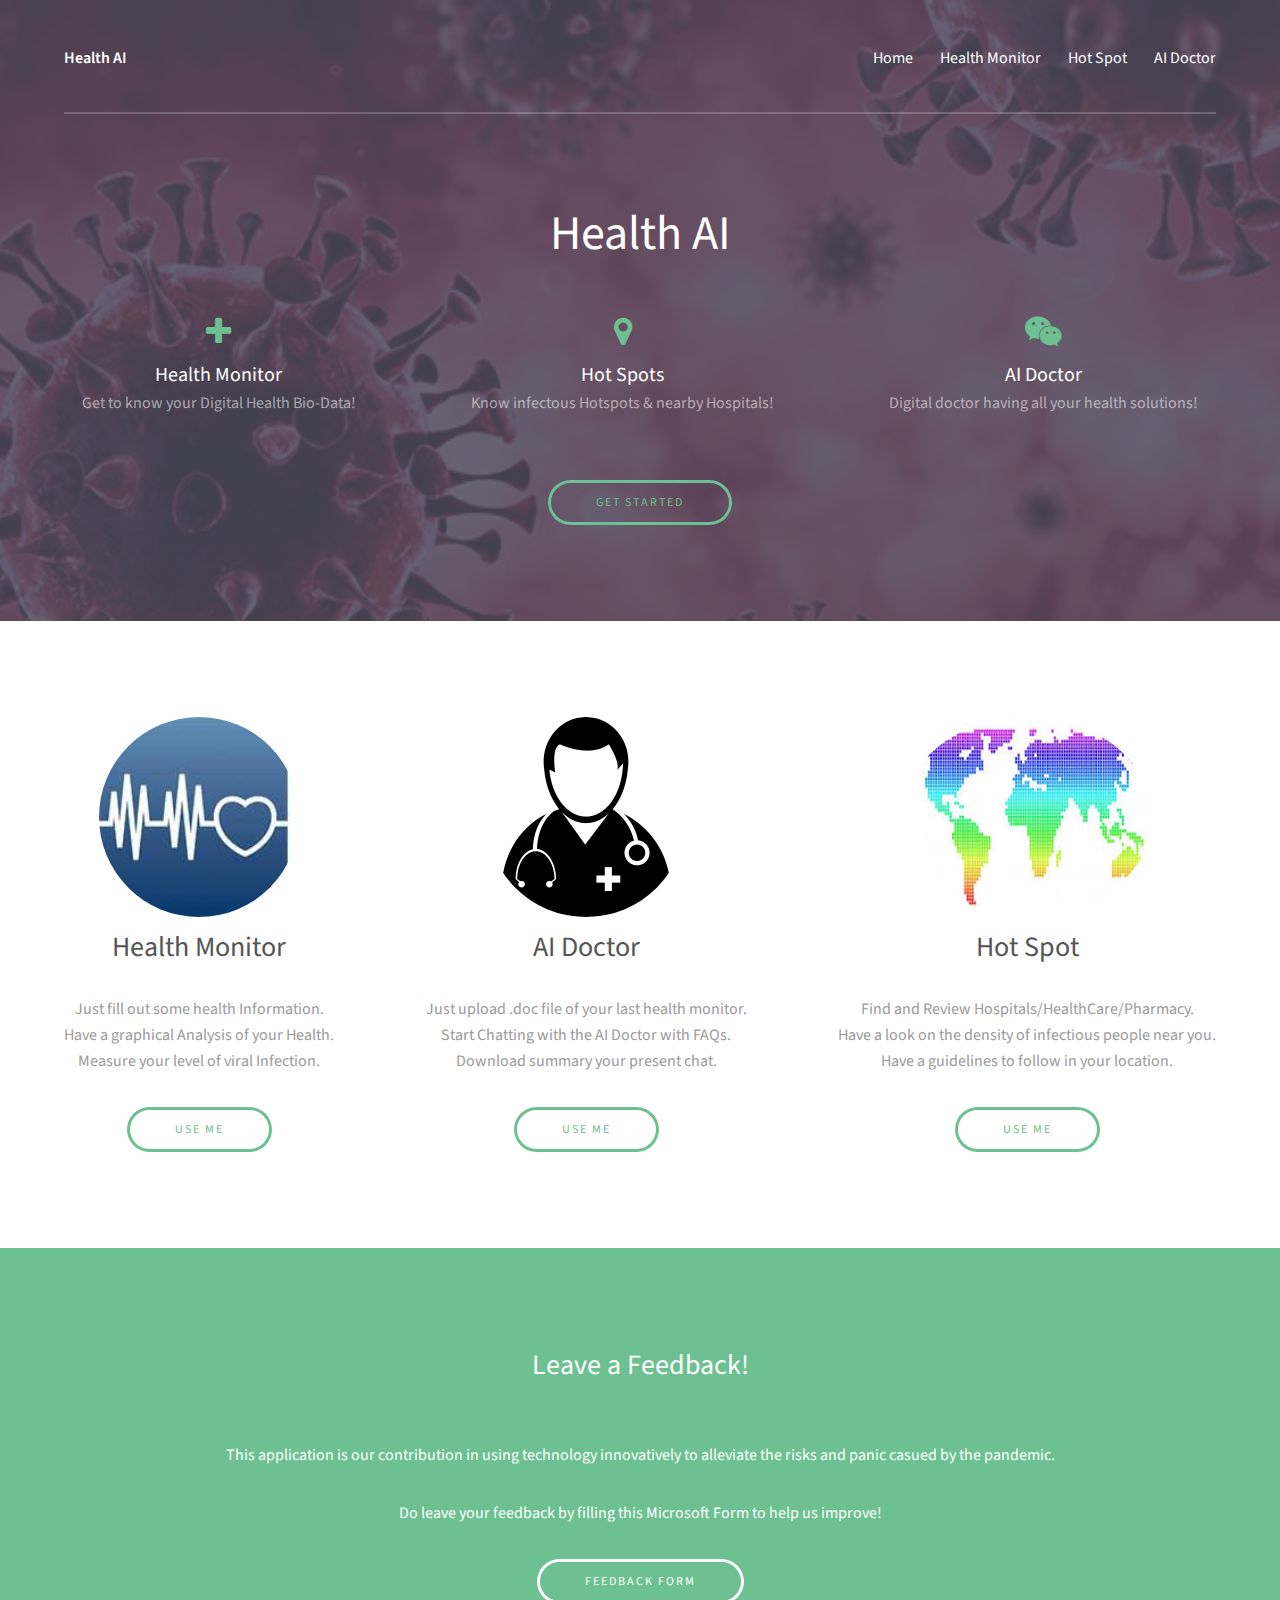
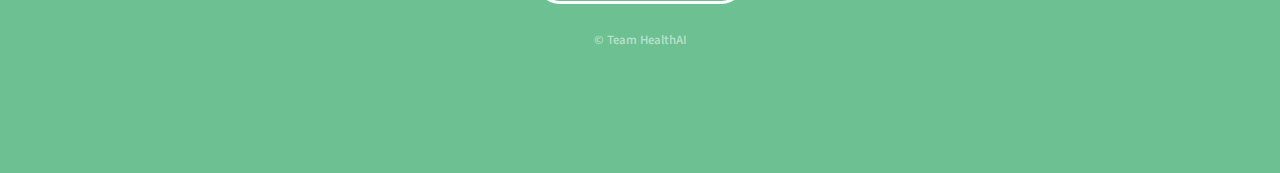
<file: HealthAI/index.html>
<!DOCTYPE HTML>

<html>
	<head>
		<title>HealthAI</title>
		<meta charset="utf-8" />
		<meta name="viewport" content="width=device-width, initial-scale=1" />
		<link rel="stylesheet" href="assets/css/main.css" />
	</head>
	<body>

		<!-- Header -->
			<header id="header">
				<div class="inner">
					<a href="index.html" class="logo"><strong>Health AI</strong> </a>
					<nav id="nav">
						<a href="index.html">Home</a>
						<a href="health/health.html">Health Monitor</a>
						<a href="map/user_data.html">Hot Spot</a>
						<a href="chatbot/index.html">AI Doctor</a>
					</nav>
					<a href="#navPanel" class="navPanelToggle"><span class="fa fa-bars"></span></a>
				</div>
			</header>

		<!-- Banner -->
			<section id="banner" >
				<div class="inner">
					<header>
						<h1>Health AI</h1>
					</header>

					<div class="flex">
						<section style="padding-left:0">
							<div >
								<span class="icon fa-plus"></span>
								<h3>Health Monitor</h3>
								<p>Get to know your Digital Health Bio-Data!</p>
							</div>
						</section>
						<section>
							<div>
								<p></p>
							</div>
						</section>
						<section style="padding-left:10%">
							<div>
								<span class="icon fa-map-marker"></span>
								<h3>Hot Spots</h3>
								<p>Know infectous Hotspots & nearby Hospitals!</p>
							</div>
						</section>
						<section>
							<div>
								<p></p>
							</div>
						</section>
						<section style="padding-left:10%">
							<div>
								<span class="icon fa-wechat"></span>
								<h3>AI Doctor</h3>
								<p>Digital doctor having all your health solutions!</p>
							</div>
						</section>

					</div>

					<footer>
						<a href="#three" class="button">Get Started</a>
					</footer>
				</div>
			</section>


		<!-- Three -->
			<section id="three" class="wrapper align-center">
				<div class="inner">
					<div class="flex flex-3">
						<article>
							<div class="image round">
								<img src="images/monitor.jfif" alt="Pic 01" style="width:200px;height:200px;"/>
							</div>
							<header>
								<h3>Health Monitor</h3>
							</header>
							<p>Just fill out some health Information.<br />Have a graphical Analysis of your Health.<br />Measure your level of viral Infection.</p>
							<footer>
								<a href="health/health.html" class="button">Use Me</a>
							</footer>
						</article>
						<article>
							<div class="image round">
								<img src="images/aidoctor.jpg" alt="Pic 02" style="width:200px;height:200px;"/>
							</div>
							<header>
								<h3>AI Doctor</h3>
							</header>
							<p>Just upload .doc file of your last health monitor.<br />Start Chatting with the AI Doctor with FAQs.<br />Download summary your present chat.</p>
							<footer>
								<a href="chatbot/index.html" class="button">Use Me</a>
							</footer>
						</article>
						<article>
							<div class="image round">
								<img src="images/map.jfif" alt="Pic 01" style="width:250px;height:200px;"/>
							</div>
							<header>
								<h3>Hot Spot</h3>
							</header>
							<p>Find and Review Hospitals/HealthCare/Pharmacy.<br />Have a look on the density of infectious people near you.<br />Have a guidelines to follow in your location.</p>
							<footer>
								<a href="map/user_data.html" class="button">Use Me</a>
							</footer>
						</article>
					</div>
				</div>
			</section>

		<!-- Footer -->
			<footer id="footer">
				<div class="inner">

					<h3>Leave a Feedback! </h3>
					
					<p style=" padding-left:10%;padding-right:10% "> This application is our contribution in using technology innovatively to alleviate the risks and panic casued by the pandemic. </p>
					<p style=" padding-left:10%;padding-right:10% ;">Do leave your feedback by filling this Microsoft Form to help us improve!
					</p>
					
						
							<a href="https://forms.office.com/Pages/ResponsePage.aspx?id=oBzDhDusrk6tEVGdgCM-b-UAQANrUGBFsVEiZAcSV-hUM1EwT1o1SERBWEhaVzI0QjA5M0RGUTVDMy4u"><input value="Feedback Form" class="button alt" type="submit" ></a>
					<br><br>	
					<b><div class="copyright">
						&copy; Team HealthAI
					</div></b>

				</div>
			</footer>

		<!-- Scripts -->
			<script src="assets/js/jquery.min.js"></script>
			<script src="assets/js/skel.min.js"></script>
			<script src="assets/js/util.js"></script>
			<script src="assets/js/main.js"></script>

	</body>
</html>
</file>
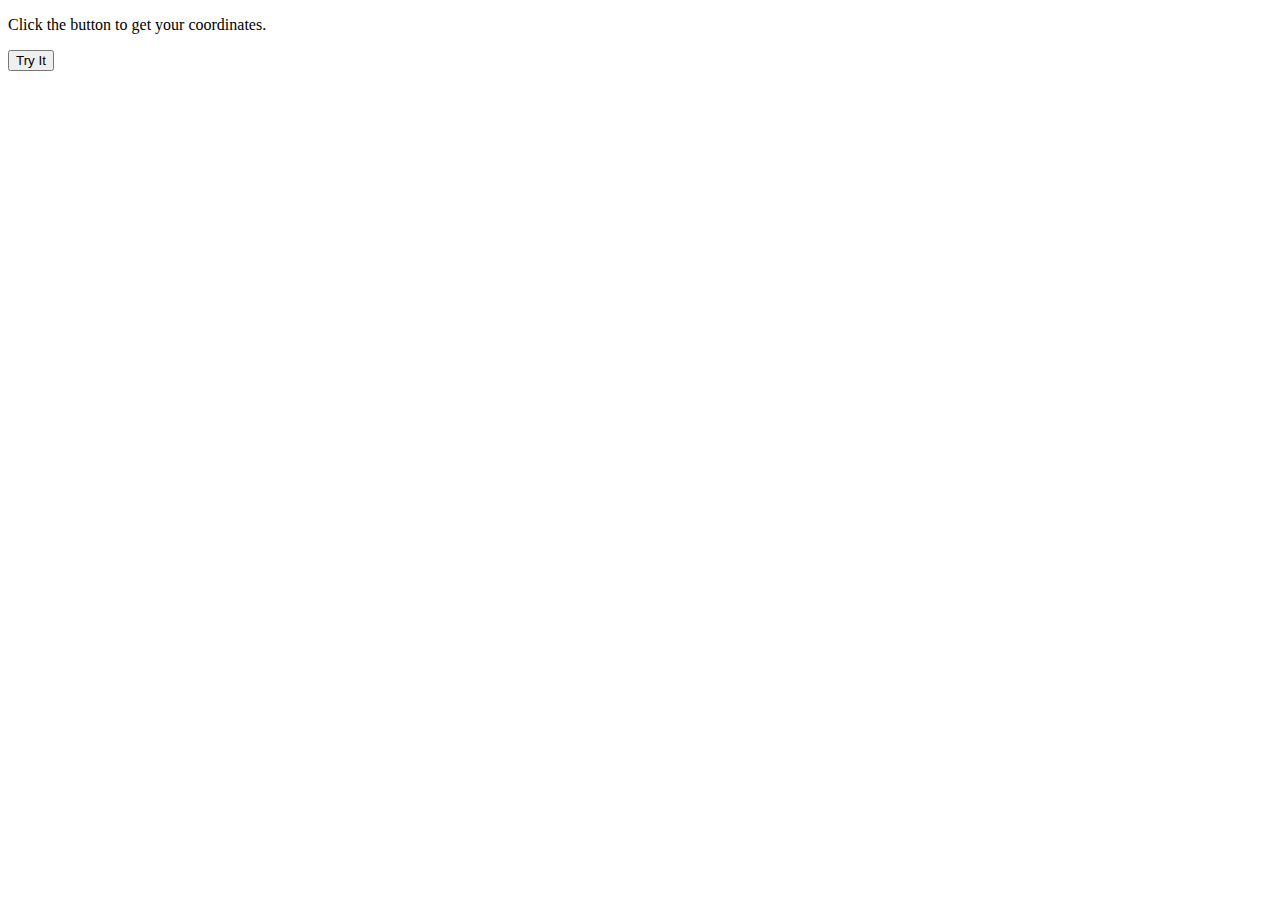
<file: HealthAI/health/get_location.html>
<!DOCTYPE html>
<html>
<body>

<p>Click the button to get your coordinates.</p>

<button onclick="getLocation()">Try It</button>

<p id="demo"></p>

<script>
var x = document.getElementById("demo");

function getLocation() {
  if (navigator.geolocation) {
    navigator.geolocation.getCurrentPosition(showPosition);
  } else { 
    x.innerHTML = "Geolocation is not supported by this browser.";
  }
}

function showPosition(position) {
  x.innerHTML = "Latitude: " + position.coords.latitude + 
  "<br>Longitude: " + position.coords.longitude;
}
</script>

</body>
</html>
</file>
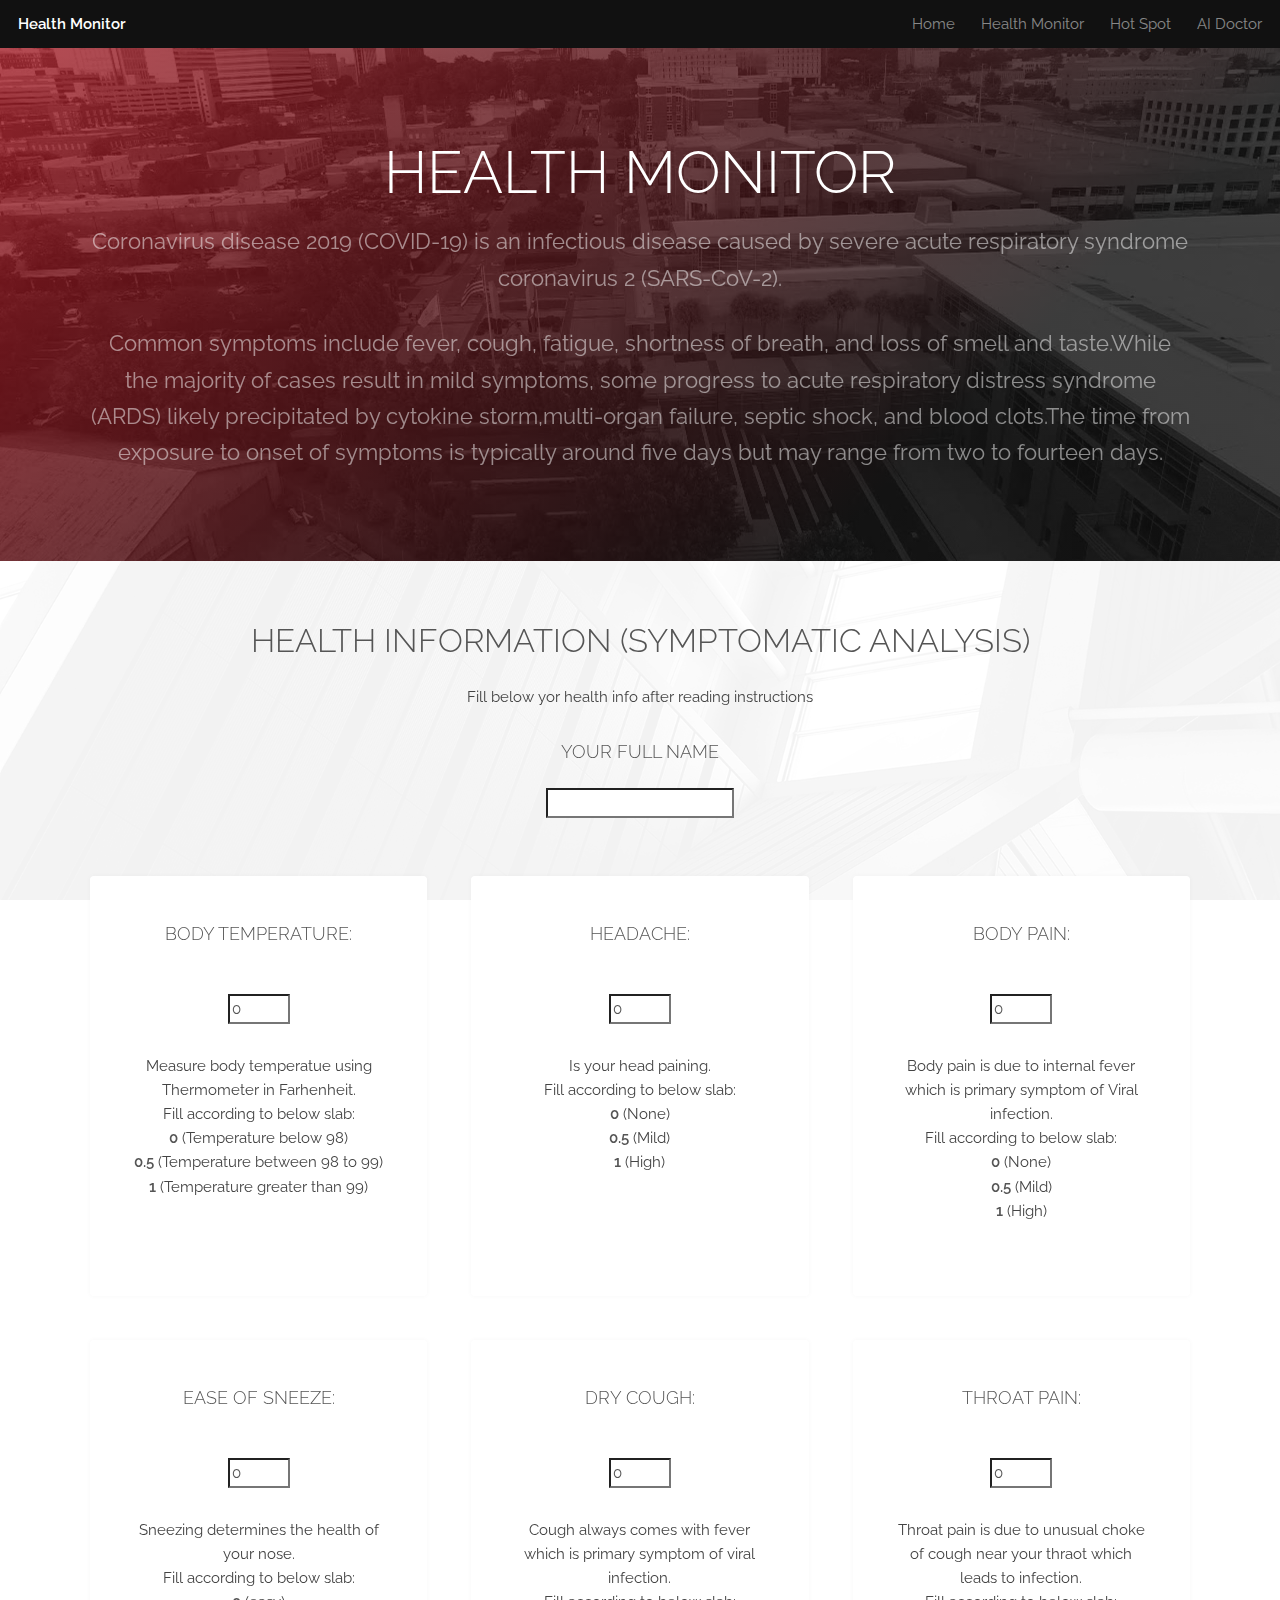
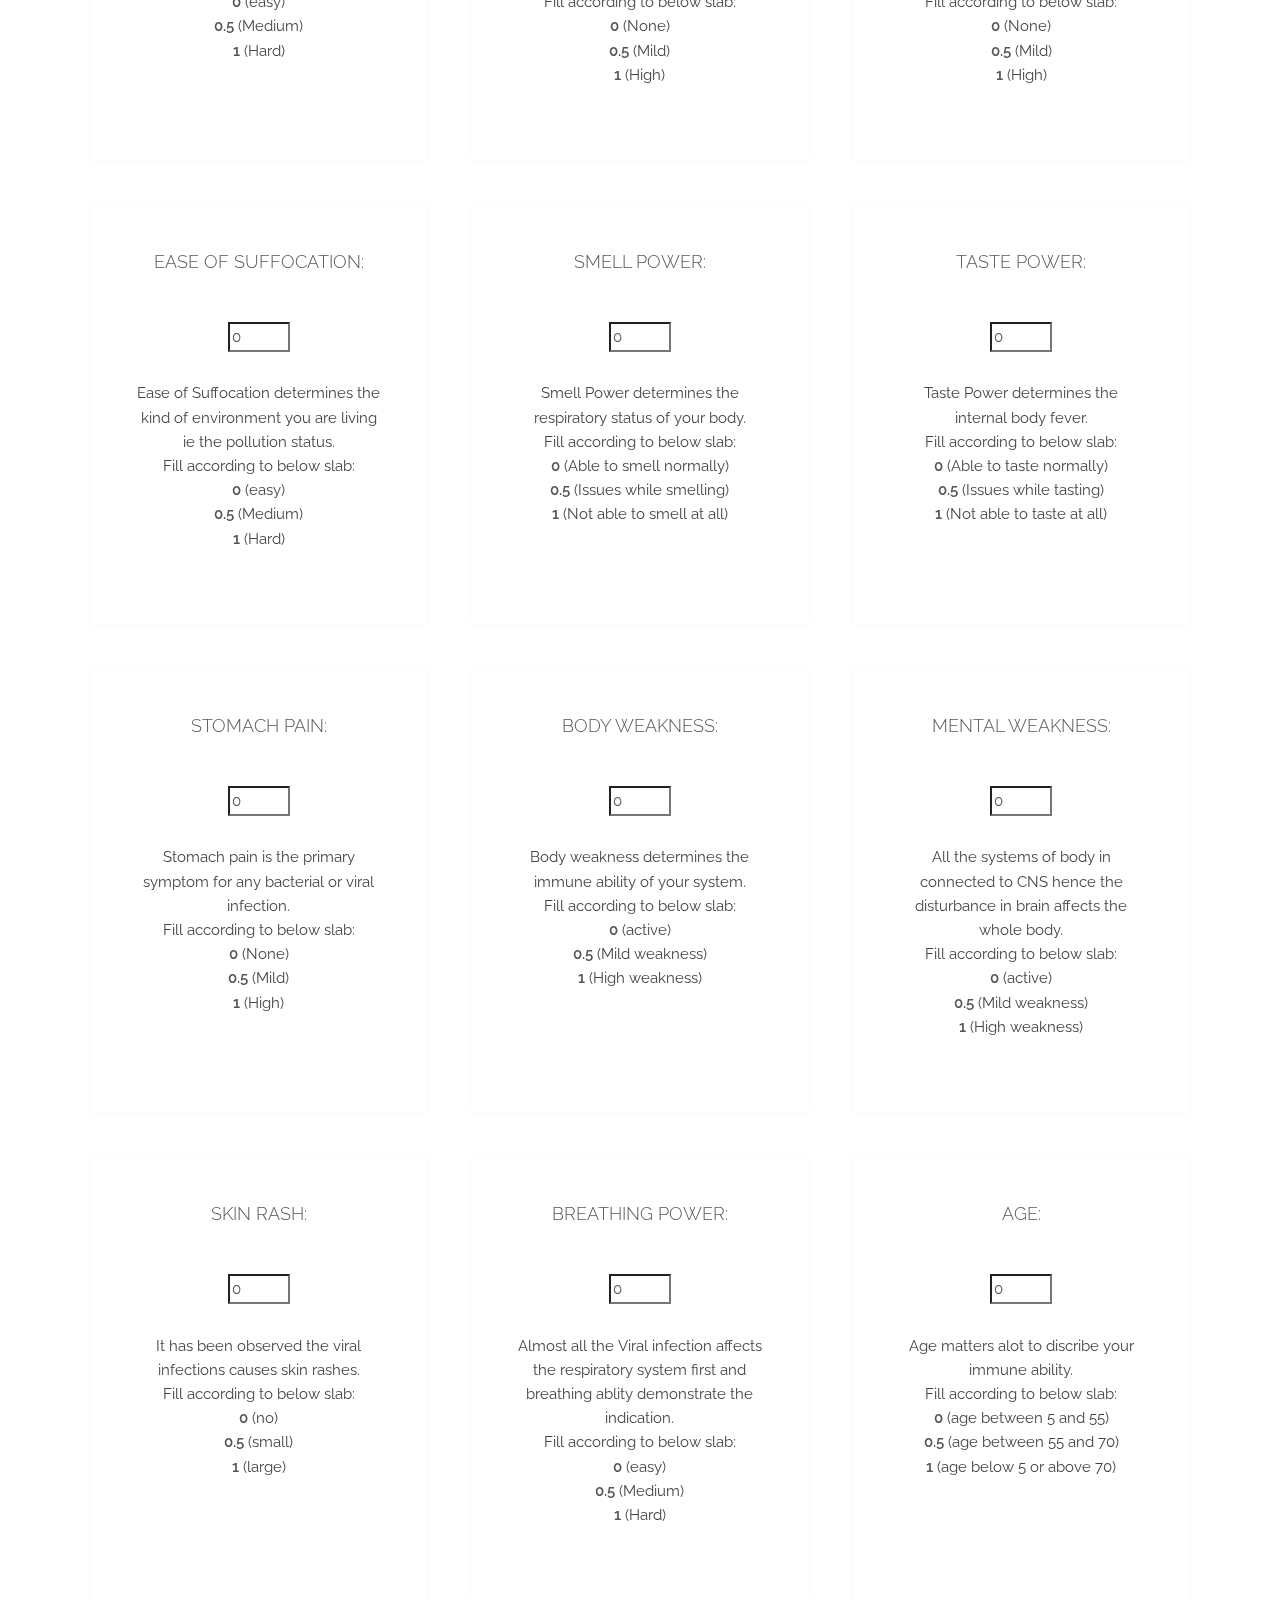
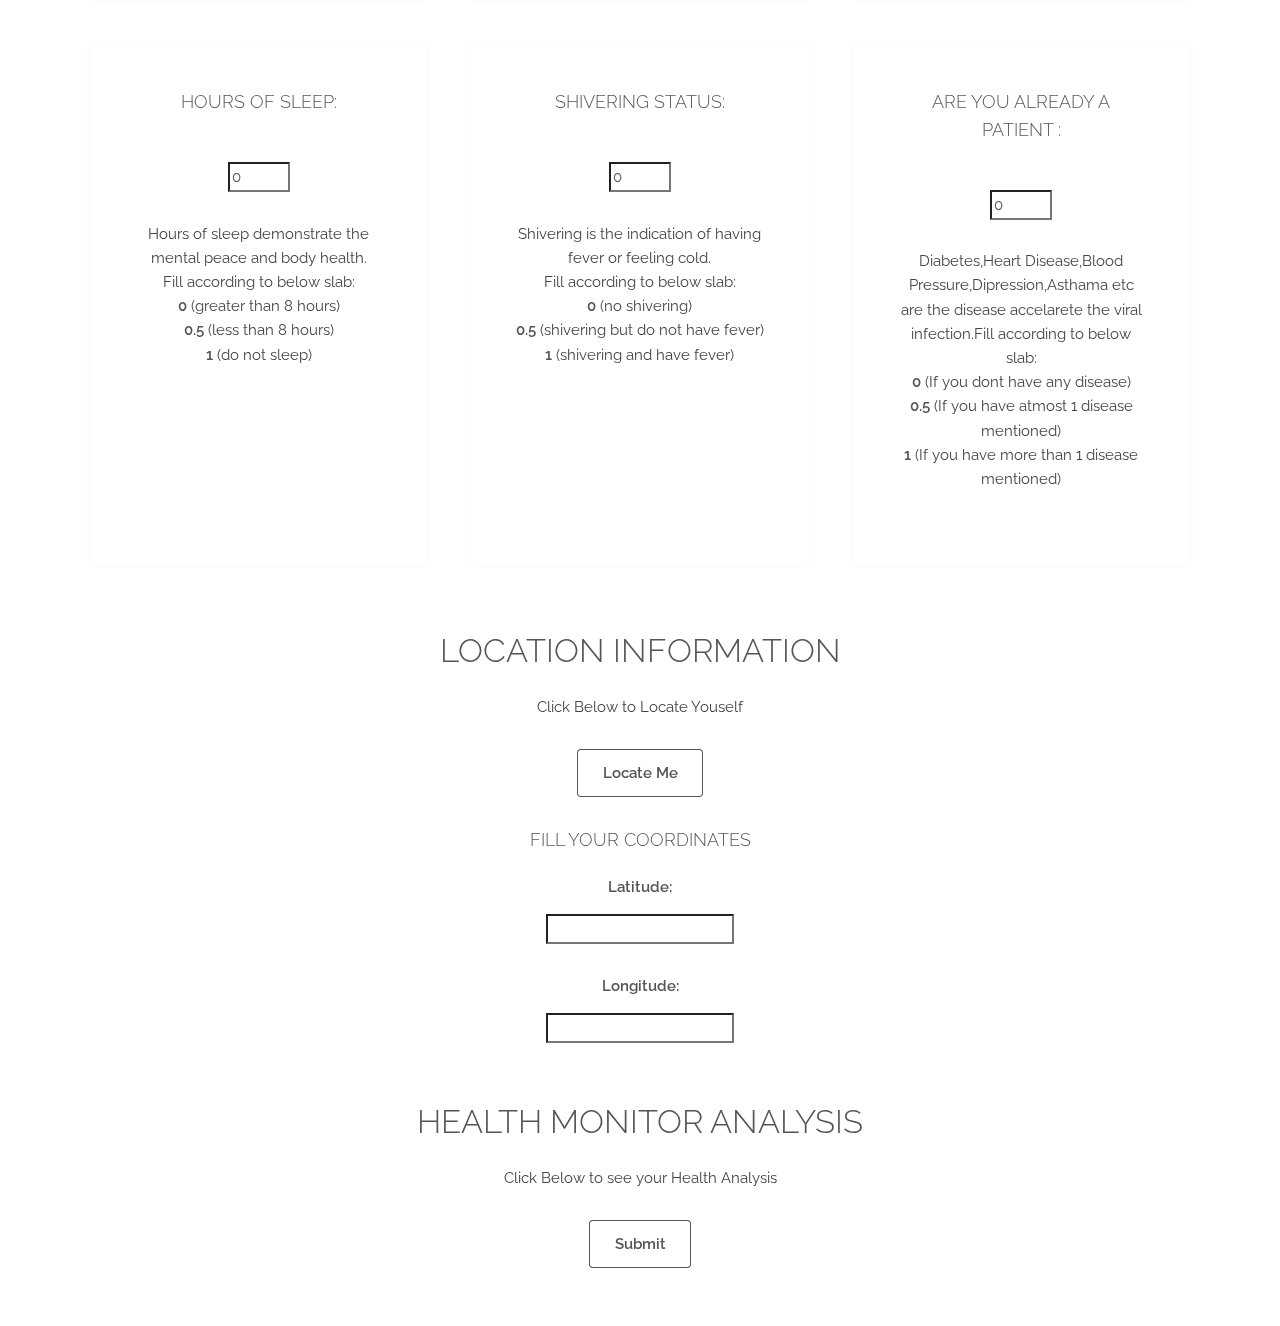
<file: HealthAI/health/health.html>
<!DOCTYPE HTML>

<html>
	<head>
		<title>HealthAI</title>
		<meta charset="utf-8" />
		<meta name="viewport" content="width=device-width, initial-scale=1, user-scalable=no" />
		<meta name="description" content="" />
		<meta name="keywords" content="" />
		<link rel="stylesheet" href="assets/css/main.css" />
		<meta name="viewport" content="width=device-width, initial-scale=1">
        <link rel="stylesheet" href="https://cdnjs.cloudflare.com/ajax/libs/font-awesome/4.7.0/css/font-awesome.min.css">
	</head>
	<style>
		.fa {
        padding: 20px;
        font-size: 30px;
        width: 50px;
        text-align: center;
        text-decoration: none;
        margin: 5px 2px;
        }
        .fa-facebook {
        background: #3B5998;
        color: white;
        }
        .fa-twitter {
        background: #55ACEE;
        color: white;
        }
        .fa-linkedin {
        background: #007bb5;
        color: white;
        }
        .fa-instagram {
        background: pink;
        color: white;
        }
	</style>
	<body class="is-preload">

		<!-- Header -->
			<header id="header">
				<a class="logo" href="health.html">Health Monitor</a>
				<nav id="nav">
						<a href="../index.html">Home</a>
						<a href="health.html">Health Monitor</a>
						<a href="../map/user_data.html">Hot Spot</a>
						<a href="../chatbot/index.html">AI Doctor</a>
				</nav>
			</header>
		<!-- Banner -->
			<section id="banner">
				<div class="inner">
					<h1>Health Monitor</h1>
					<p>Coronavirus disease 2019 (COVID-19) is an infectious disease caused by severe acute respiratory syndrome coronavirus 2 (SARS-CoV-2).</p>
                    <p>Common symptoms include fever, cough, fatigue, shortness of breath, and loss of smell and taste.While the majority of cases result in mild symptoms, some progress to acute respiratory distress syndrome (ARDS) likely precipitated by cytokine storm,multi-organ failure, septic shock, and blood clots.The time from exposure to onset of symptoms is typically around five days but may range from two to fourteen days.</p>
				</div>
				<video autoplay loop muted playsinline src="https://videobanner.blob.core.windows.net/video/banner.mp4"></video>
			</section>

		<!-- Highlights -->
		<form action="health.php" method="post">
			<section class="wrapper">
				<div class="inner">
					
					<section>
						<header class="special">
							<h2>Health Information (Symptomatic Analysis)</h2>
							<p>Fill below yor health info after reading instructions</p>
							<h3>Your Full Name</h3>
						<p><label for="name"></label>
				<input type="" id="name" name="name"><br></p>
						</header>
					</section>
					<div class="highlights">
						<section>
							<div class="content">
								<header>
									<h3>Body Temperature:</h3>
								</header>
								<p><label for="Body_Temperature"></label><br>
				<input type="number" id="Body_Temperature" name="Body_Temperature" min="0" max="1" step="0.5" value="0"><br></p>
									<p>Measure body temperatue using Thermometer in Farhenheit. <br> Fill according to below slab:
										 <br><b>0</b> (Temperature below 98) 
										 <br> <b>0.5</b> (Temperature between 98 to 99)
										 <br><b>1</b> (Temperature greater than 99)</p>
							</div>
						</section>
						<section>
							<div class="content">
								<header>
									<h3>Headache:</h3>
								</header>
								<p><label for="Headache"></label><br>
				<input type="number" id="Headache" name="Headache" min="0" max="1" step="0.5" value="0"><br></p>
									<p>Is your head paining.<br> Fill according to below slab:
										 <br><b>0</b> (None) 
										 <br> <b>0.5</b> (Mild)
										 <br><b>1</b> (High)</p>
							</div>
						</section>
						<section>
							<div class="content">
								<header>
									<h3>Body Pain:</h3>
								</header>
								<p><label for="BodyPain"></label><br>
				<input type="number" id="BodyPain" name="BodyPain" min="0" max="1" step="0.5" value="0"><br></p>
									<p>Body pain is due to internal fever which is primary symptom of Viral infection.<br> Fill according to below slab:
										<br><b>0</b> (None) 
										<br> <b>0.5</b> (Mild)
										<br><b>1</b> (High)</p>
							</div>
						</section>
						<section>
							<div class="content">
								<header>
									<h3>Ease of Sneeze:</h3>
								</header>
								<p><label for="EaseofSneeze"></label><br>
				<input type="number" id="EaseofSneeze" name="EaseofSneeze" min="0" max="1" step="0.5" value="0"><br></p>
									<p>Sneezing determines the health of your nose.<br> Fill according to below slab:
										<br><b>0</b> (easy) 
										<br> <b>0.5</b> (Medium)
										<br><b>1</b> (Hard)</p>
							</div>
						</section>
						<section>
							<div class="content">
								<header>
									<h3>Dry Cough:</h3>
								</header>
								<p><label for="Cough"></label><br>
				<input type="number" id="Cough" name="Cough" min="0" max="1" step="0.5" value="0"><br></p>
									<p>Cough always comes with fever which is primary symptom of viral infection.<br> Fill according to below slab:
										<br><b>0</b> (None) 
										<br> <b>0.5</b> (Mild)
										<br><b>1</b> (High)</p>
							</div>
						</section>
						<section>
							<div class="content">
								<header>
									<h3>Throat Pain:</h3>
								</header>
								<p><label for="Throat"></label><br>
				<input type="number" id="Throat" name="Throat" min="0" max="1" step="0.5" value="0"><br></p>
									<p>Throat pain is due to unusual choke of cough near your thraot which leads to infection.<br> Fill according to below slab:
										<br><b>0</b> (None) 
										<br> <b>0.5</b> (Mild)
										<br><b>1</b> (High)</p>
							</div>
						</section>
						<section>
							<div class="content">
								<header>
									<h3>Ease of Suffocation:</h3>
								</header>
								<p><label for="Suffocation"></label><br>
				<input type="number" id="Suffocation" name="Suffocation" min="0" max="1" step="0.5" value="0"><br></p>
									<p>Ease of Suffocation determines the kind of environment you are living ie the pollution status.<br> Fill according to below slab:
										<br><b>0</b> (easy) 
										<br> <b>0.5</b> (Medium)
										<br><b>1</b> (Hard)</p>
							</div>
						</section>
						<section>
							<div class="content">
								<header>
									<h3>Smell Power:</h3>
								</header>
								<p><label for="Smell"></label><br>
				<input type="number" id="Smell" name="Smell" min="0" max="1" step="0.5" value="0"><br></p>
									<p>Smell Power determines the respiratory status of your body.<br> Fill according to below slab:
										 <br><b>0</b> (Able to smell normally) 
										 <br> <b>0.5</b> (Issues while smelling)
										 <br><b>1</b> (Not able to smell at all)</p>
							</div>
						</section>
						<section>
							<div class="content">
								<header>
									<h3>Taste Power:</h3>
								</header>
								<p><label for="Taste"></label><br>
				<input type="number" id="Taste" name="Taste" min="0" max="1" step="0.5" value="0"><br></p>
									<p>Taste Power determines the internal body fever.<br> Fill according to below slab:
										<br><b>0</b> (Able to taste normally) 
										<br> <b>0.5</b> (Issues while tasting)
										<br><b>1</b> (Not able to taste at all)</p>
							</div>
						</section>
						<section>
							<div class="content">
								<header>
									<h3>Stomach Pain:</h3>
								</header>
								<p><label for="Stomach"></label><br>
				<input type="number" id="Stomach" name="Stomach" min="0" max="1" step="0.5" value="0"><br></p>
									<p>Stomach pain is the primary symptom for any bacterial or viral infection.<br> Fill according to below slab:
										<br><b>0</b> (None) 
										<br> <b>0.5</b> (Mild)
										<br><b>1</b> (High)</p>
							</div>
						</section>
						<section>
							<div class="content">
								<header>
									<h3>Body Weakness:</h3>
								</header>
								<p><label for="Body"></label><br>
				<input type="number" id="Body" name="Body" min="0" max="1" step="0.5" value="0"><br></p>
									<p>Body weakness determines the immune ability of your system.<br> Fill according to below slab:
										<br><b>0</b> (active) 
										<br> <b>0.5</b> (Mild weakness)
										<br><b>1</b> (High weakness)</p>
							</div>
						</section>
						<section>
							<div class="content">
								<header>
									<h3>Mental Weakness:</h3>
								</header>
								<p><label for="Mental"></label><br>
				<input type="number" id="Mental" name="Mental" min="0" max="1" step="0.5" value="0"><br></p>
									<p>All the systems of body in connected to CNS hence the disturbance in brain affects the whole body.<br> Fill according to below slab:
										<br><b>0</b> (active) 
										<br> <b>0.5</b> (Mild weakness)
										<br><b>1</b> (High weakness)</p>
							</div>
						</section>
						<section>
							<div class="content">
								<header>
									<h3>Skin Rash:</h3>
								</header>
								<p><label for="Rash"></label><br>
				<input type="number" id="Rash" name="Rash" min="0" max="1" step="0.5" value="0"><br></p>
									<p>It has been observed the viral infections causes skin rashes.<br> Fill according to below slab:
										 <br><b>0</b> (no) 
										 <br> <b>0.5</b> (small)
										 <br><b>1</b> (large)</p>
							</div>
						</section>
						<section>
							<div class="content">
								<header>
									<h3>Breathing Power:</h3>
								</header>
								<p><label for="Breathing"></label><br>
				<input type="number" id="Breathing" name="Breathing" min="0" max="1" step="0.5" value="0"><br></p>
									<p>Almost all the Viral infection affects the respiratory system first and breathing ablity demonstrate the indication. <br> Fill according to below slab:
										<br><b>0</b> (easy) 
										<br> <b>0.5</b> (Medium)
										<br><b>1</b> (Hard)</p>
							</div>
						</section>
						<section>
							<div class="content">
								<header>
									<h3>Age:</h3>
								</header>
								<p><label for="Age"></label><br>
				<input type="number" id="Age" name="Age" min="0" max="1" step="0.5" value="0"><br></p>
									<p>Age matters alot to discribe your immune ability.<br> Fill according to below slab:
										 <br><b>0</b> (age between 5 and 55) 
										 <br> <b>0.5</b> (age between 55 and 70)
										 <br><b>1</b> (age below 5 or above 70)</p>
							</div>
						</section>
						<section>
							<div class="content">
								<header>
									<h3>Hours of Sleep:</h3>
								</header>
								<p><label for="Sleep"></label><br>
				<input type="number" id="Sleep" name="Sleep" min="0" max="1" step="0.5" value="0"><br></p>
									<p>Hours of sleep demonstrate the mental peace and body health.<br> Fill according to below slab:
										 <br><b>0</b> (greater than 8 hours) 
										 <br> <b>0.5</b> (less than 8 hours)
										 <br><b>1</b> (do not sleep)</p>
							</div>
						</section>
						<section>
							<div class="content">
								<header>
									<h3>Shivering Status:</h3>
								</header>
								<p><label for="Shivering"></label><br>
				<input type="number" id="Shivering" name="Shivering" min="0" max="1" step="0.5" value="0"><br></p>
									<p>Shivering is the indication of having fever or feeling cold.<br> Fill according to below slab:
										 <br><b>0</b> (no shivering) 
										 <br> <b>0.5</b> (shivering but do not have fever)
										 <br><b>1</b> (shivering and have fever)</p>
							</div>
						</section>
						<section>
							<div class="content">
								<header>
									<h3>Are you already a patient :</h3>
								</header>
								<p><label for="patient"></label><br>
				<input type="number" id="patient" name="patient" min="0" max="1" step="0.5" value="0"><br></p>
									<p>Diabetes,Heart Disease,Blood Pressure,Dipression,Asthama etc are the disease accelarete the viral infection.Fill according to below slab:
										 <br><b>0</b> (If you dont have any disease) 
										 <br> <b>0.5</b> (If you have atmost 1 disease mentioned)
										 <br><b>1</b> (If you have more than 1 disease mentioned)</p>
							</div>
						</section>
						</div>
				</div>
			</section>
			<section>
				<header class="special">
					<h2>Location Information</h2>
					<p>Click Below to Locate Youself</p>
					<footer>
						<a onclick="getLocation()" class="button">Locate Me</a>
					</footer>
					<div>
						<p id="demo"></p>
						<script>
						var x = document.getElementById("demo");

						function getLocation() {
						if (navigator.geolocation) {
							navigator.geolocation.getCurrentPosition(showPosition);
						} else { 
							x.innerHTML = "Geolocation is not supported by this browser.";
						}
						}
						function showPosition(position) {
						x.innerHTML = "Latitude: " + position.coords.latitude + 
						"<br>Longitude: " + position.coords.longitude;
						}
						</script>
					</div>
					<h3>Fill Your Coordinates</h3>
					<div>
						<p><label for="xx">Latitude:</label>
						<input type="" id="xx" name="xx"><br></p>
					</div>
					<div>
						<p><label for="yy">Longitude:</label>
						<input type="" id="yy" name="yy"><br></p>
					</div>
				</header>
			</section>
			<section>
				<header class="special">
					<h2>Health Monitor Analysis</h2>
					<p>Click Below to see your Health Analysis</p>
						<footer>
							<input type="submit" value="Submit"><br>
						</footer>
				</header>
			</section>
		</form>
		
		<!-- Scripts -->
			<script src="assets/js/jquery.min.js"></script>
			<script src="assets/js/browser.min.js"></script>
			<script src="assets/js/breakpoints.min.js"></script>
			<script src="assets/js/util.js"></script>
			<script src="assets/js/main.js"></script>
	</body>
</html>
</file>
<file: HealthAI/assets/css/main.css>
@charset "UTF-8";
@import url(font-awesome.min.css);
@import "https://fonts.googleapis.com/css?family=Source+Sans+Pro:300,400,600";

/*
	Projection by TEMPLATED
	templated.co @templatedco
	Released for free under the Creative Commons Attribution 3.0 license (templated.co/license)
*/

/* Reset */

	html, body, div, span, applet, object, iframe, h1, h2, h3, h4, h5, h6, p, blockquote, pre, a, abbr, acronym, address, big, cite, code, del, dfn, em, img, ins, kbd, q, s, samp, small, strike, strong, sub, sup, tt, var, b, u, i, center, dl, dt, dd, ol, ul, li, fieldset, form, label, legend, table, caption, tbody, tfoot, thead, tr, th, td, article, aside, canvas, details, embed, figure, figcaption, footer, header, hgroup, menu, nav, output, ruby, section, summary, time, mark, audio, video {
		margin: 0;
		padding: 0;
		border: 0;
		font-size: 100%;
		font: inherit;
		vertical-align: baseline;
	}

	article, aside, details, figcaption, figure, footer, header, hgroup, menu, nav, section {
		display: block;
	}

	body {
		line-height: 1;
	}

	ol, ul {
		list-style: none;
	}

	blockquote, q {
		quotes: none;
	}

	blockquote:before, blockquote:after, q:before, q:after {
		content: '';
		content: none;
	}

	table {
		border-collapse: collapse;
		border-spacing: 0;
	}

	body {
		-webkit-text-size-adjust: none;
	}

/* Box Model */

	*, *:before, *:after {
		-moz-box-sizing: border-box;
		-webkit-box-sizing: border-box;
		box-sizing: border-box;
	}

/* Containers */

	.container {
		margin-left: auto;
		margin-right: auto;
	}

	.container.\31 25\25 {
		width: 100%;
		max-width: 100em;
		min-width: 80em;
	}

	.container.\37 5\25 {
		width: 60em;
	}

	.container.\35 0\25 {
		width: 40em;
	}

	.container.\32 5\25 {
		width: 20em;
	}

	.container {
		width: 80em;
	}

	@media screen and (max-width: 1680px) {

		.container.\31 25\25 {
			width: 100%;
			max-width: 100em;
			min-width: 80em;
		}

		.container.\37 5\25 {
			width: 60em;
		}

		.container.\35 0\25 {
			width: 40em;
		}

		.container.\32 5\25 {
			width: 20em;
		}

		.container {
			width: 80em;
		}

	}

	@media screen and (max-width: 1280px) {

		.container.\31 25\25 {
			width: 100%;
			max-width: 81.25em;
			min-width: 65em;
		}

		.container.\37 5\25 {
			width: 48.75em;
		}

		.container.\35 0\25 {
			width: 32.5em;
		}

		.container.\32 5\25 {
			width: 16.25em;
		}

		.container {
			width: 65em;
		}

	}

	@media screen and (max-width: 980px) {

		.container.\31 25\25 {
			width: 100%;
			max-width: 112.5%;
			min-width: 90%;
		}

		.container.\37 5\25 {
			width: 67.5%;
		}

		.container.\35 0\25 {
			width: 45%;
		}

		.container.\32 5\25 {
			width: 22.5%;
		}

		.container {
			width: 90%;
		}

	}

	@media screen and (max-width: 736px) {

		.container.\31 25\25 {
			width: 100%;
			max-width: 112.5%;
			min-width: 90%;
		}

		.container.\37 5\25 {
			width: 67.5%;
		}

		.container.\35 0\25 {
			width: 45%;
		}

		.container.\32 5\25 {
			width: 22.5%;
		}

		.container {
			width: 90% !important;
		}

	}

	@media screen and (max-width: 480px) {

		.container.\31 25\25 {
			width: 100%;
			max-width: 112.5%;
			min-width: 90%;
		}

		.container.\37 5\25 {
			width: 67.5%;
		}

		.container.\35 0\25 {
			width: 45%;
		}

		.container.\32 5\25 {
			width: 22.5%;
		}

		.container {
			width: 90% !important;
		}

	}

/* Grid */

	.row {
		border-bottom: solid 1px transparent;
		-moz-box-sizing: border-box;
		-webkit-box-sizing: border-box;
		box-sizing: border-box;
	}

	.row > * {
		float: left;
		-moz-box-sizing: border-box;
		-webkit-box-sizing: border-box;
		box-sizing: border-box;
	}

	.row:after, .row:before {
		content: '';
		display: block;
		clear: both;
		height: 0;
	}

	.row.uniform > * > :first-child {
		margin-top: 0;
	}

	.row.uniform > * > :last-child {
		margin-bottom: 0;
	}

	.row.\30 \25 > * {
		padding: 0 0 0 0em;
	}

	.row.\30 \25 {
		margin: 0 0 -1px 0em;
	}

	.row.uniform.\30 \25 > * {
		padding: 0em 0 0 0em;
	}

	.row.uniform.\30 \25 {
		margin: 0em 0 -1px 0em;
	}

	.row > * {
		padding: 0 0 0 2em;
	}

	.row {
		margin: 0 0 -1px -2em;
	}

	.row.uniform > * {
		padding: 2em 0 0 2em;
	}

	.row.uniform {
		margin: -2em 0 -1px -2em;
	}

	.row.\32 00\25 > * {
		padding: 0 0 0 4em;
	}

	.row.\32 00\25 {
		margin: 0 0 -1px -4em;
	}

	.row.uniform.\32 00\25 > * {
		padding: 4em 0 0 4em;
	}

	.row.uniform.\32 00\25 {
		margin: -4em 0 -1px -4em;
	}

	.row.\31 50\25 > * {
		padding: 0 0 0 3em;
	}

	.row.\31 50\25 {
		margin: 0 0 -1px -3em;
	}

	.row.uniform.\31 50\25 > * {
		padding: 3em 0 0 3em;
	}

	.row.uniform.\31 50\25 {
		margin: -3em 0 -1px -3em;
	}

	.row.\35 0\25 > * {
		padding: 0 0 0 1em;
	}

	.row.\35 0\25 {
		margin: 0 0 -1px -1em;
	}

	.row.uniform.\35 0\25 > * {
		padding: 1em 0 0 1em;
	}

	.row.uniform.\35 0\25 {
		margin: -1em 0 -1px -1em;
	}

	.row.\32 5\25 > * {
		padding: 0 0 0 0.5em;
	}

	.row.\32 5\25 {
		margin: 0 0 -1px -0.5em;
	}

	.row.uniform.\32 5\25 > * {
		padding: 0.5em 0 0 0.5em;
	}

	.row.uniform.\32 5\25 {
		margin: -0.5em 0 -1px -0.5em;
	}

	.\31 2u, .\31 2u\24 {
		width: 100%;
		clear: none;
		margin-left: 0;
	}

	.\31 1u, .\31 1u\24 {
		width: 91.6666666667%;
		clear: none;
		margin-left: 0;
	}

	.\31 0u, .\31 0u\24 {
		width: 83.3333333333%;
		clear: none;
		margin-left: 0;
	}

	.\39 u, .\39 u\24 {
		width: 75%;
		clear: none;
		margin-left: 0;
	}

	.\38 u, .\38 u\24 {
		width: 66.6666666667%;
		clear: none;
		margin-left: 0;
	}

	.\37 u, .\37 u\24 {
		width: 58.3333333333%;
		clear: none;
		margin-left: 0;
	}

	.\36 u, .\36 u\24 {
		width: 50%;
		clear: none;
		margin-left: 0;
	}

	.\35 u, .\35 u\24 {
		width: 41.6666666667%;
		clear: none;
		margin-left: 0;
	}

	.\34 u, .\34 u\24 {
		width: 33.3333333333%;
		clear: none;
		margin-left: 0;
	}

	.\33 u, .\33 u\24 {
		width: 25%;
		clear: none;
		margin-left: 0;
	}

	.\32 u, .\32 u\24 {
		width: 16.6666666667%;
		clear: none;
		margin-left: 0;
	}

	.\31 u, .\31 u\24 {
		width: 8.3333333333%;
		clear: none;
		margin-left: 0;
	}

	.\31 2u\24 + *,
	.\31 1u\24 + *,
	.\31 0u\24 + *,
	.\39 u\24 + *,
	.\38 u\24 + *,
	.\37 u\24 + *,
	.\36 u\24 + *,
	.\35 u\24 + *,
	.\34 u\24 + *,
	.\33 u\24 + *,
	.\32 u\24 + *,
	.\31 u\24 + * {
		clear: left;
	}

	.\-11u {
		margin-left: 91.66667%;
	}

	.\-10u {
		margin-left: 83.33333%;
	}

	.\-9u {
		margin-left: 75%;
	}

	.\-8u {
		margin-left: 66.66667%;
	}

	.\-7u {
		margin-left: 58.33333%;
	}

	.\-6u {
		margin-left: 50%;
	}

	.\-5u {
		margin-left: 41.66667%;
	}

	.\-4u {
		margin-left: 33.33333%;
	}

	.\-3u {
		margin-left: 25%;
	}

	.\-2u {
		margin-left: 16.66667%;
	}

	.\-1u {
		margin-left: 8.33333%;
	}

	@media screen and (max-width: 1680px) {

		.row > * {
			padding: 0 0 0 2em;
		}

		.row {
			margin: 0 0 -1px -2em;
		}

		.row.uniform > * {
			padding: 2em 0 0 2em;
		}

		.row.uniform {
			margin: -2em 0 -1px -2em;
		}

		.row.\32 00\25 > * {
			padding: 0 0 0 4em;
		}

		.row.\32 00\25 {
			margin: 0 0 -1px -4em;
		}

		.row.uniform.\32 00\25 > * {
			padding: 4em 0 0 4em;
		}

		.row.uniform.\32 00\25 {
			margin: -4em 0 -1px -4em;
		}

		.row.\31 50\25 > * {
			padding: 0 0 0 3em;
		}

		.row.\31 50\25 {
			margin: 0 0 -1px -3em;
		}

		.row.uniform.\31 50\25 > * {
			padding: 3em 0 0 3em;
		}

		.row.uniform.\31 50\25 {
			margin: -3em 0 -1px -3em;
		}

		.row.\35 0\25 > * {
			padding: 0 0 0 1em;
		}

		.row.\35 0\25 {
			margin: 0 0 -1px -1em;
		}

		.row.uniform.\35 0\25 > * {
			padding: 1em 0 0 1em;
		}

		.row.uniform.\35 0\25 {
			margin: -1em 0 -1px -1em;
		}

		.row.\32 5\25 > * {
			padding: 0 0 0 0.5em;
		}

		.row.\32 5\25 {
			margin: 0 0 -1px -0.5em;
		}

		.row.uniform.\32 5\25 > * {
			padding: 0.5em 0 0 0.5em;
		}

		.row.uniform.\32 5\25 {
			margin: -0.5em 0 -1px -0.5em;
		}

		.\31 2u\28xlarge\29, .\31 2u\24\28xlarge\29 {
			width: 100%;
			clear: none;
			margin-left: 0;
		}

		.\31 1u\28xlarge\29, .\31 1u\24\28xlarge\29 {
			width: 91.6666666667%;
			clear: none;
			margin-left: 0;
		}

		.\31 0u\28xlarge\29, .\31 0u\24\28xlarge\29 {
			width: 83.3333333333%;
			clear: none;
			margin-left: 0;
		}

		.\39 u\28xlarge\29, .\39 u\24\28xlarge\29 {
			width: 75%;
			clear: none;
			margin-left: 0;
		}

		.\38 u\28xlarge\29, .\38 u\24\28xlarge\29 {
			width: 66.6666666667%;
			clear: none;
			margin-left: 0;
		}

		.\37 u\28xlarge\29, .\37 u\24\28xlarge\29 {
			width: 58.3333333333%;
			clear: none;
			margin-left: 0;
		}

		.\36 u\28xlarge\29, .\36 u\24\28xlarge\29 {
			width: 50%;
			clear: none;
			margin-left: 0;
		}

		.\35 u\28xlarge\29, .\35 u\24\28xlarge\29 {
			width: 41.6666666667%;
			clear: none;
			margin-left: 0;
		}

		.\34 u\28xlarge\29, .\34 u\24\28xlarge\29 {
			width: 33.3333333333%;
			clear: none;
			margin-left: 0;
		}

		.\33 u\28xlarge\29, .\33 u\24\28xlarge\29 {
			width: 25%;
			clear: none;
			margin-left: 0;
		}

		.\32 u\28xlarge\29, .\32 u\24\28xlarge\29 {
			width: 16.6666666667%;
			clear: none;
			margin-left: 0;
		}

		.\31 u\28xlarge\29, .\31 u\24\28xlarge\29 {
			width: 8.3333333333%;
			clear: none;
			margin-left: 0;
		}

		.\31 2u\24\28xlarge\29 + *,
		.\31 1u\24\28xlarge\29 + *,
		.\31 0u\24\28xlarge\29 + *,
		.\39 u\24\28xlarge\29 + *,
		.\38 u\24\28xlarge\29 + *,
		.\37 u\24\28xlarge\29 + *,
		.\36 u\24\28xlarge\29 + *,
		.\35 u\24\28xlarge\29 + *,
		.\34 u\24\28xlarge\29 + *,
		.\33 u\24\28xlarge\29 + *,
		.\32 u\24\28xlarge\29 + *,
		.\31 u\24\28xlarge\29 + * {
			clear: left;
		}

		.\-11u\28xlarge\29 {
			margin-left: 91.66667%;
		}

		.\-10u\28xlarge\29 {
			margin-left: 83.33333%;
		}

		.\-9u\28xlarge\29 {
			margin-left: 75%;
		}

		.\-8u\28xlarge\29 {
			margin-left: 66.66667%;
		}

		.\-7u\28xlarge\29 {
			margin-left: 58.33333%;
		}

		.\-6u\28xlarge\29 {
			margin-left: 50%;
		}

		.\-5u\28xlarge\29 {
			margin-left: 41.66667%;
		}

		.\-4u\28xlarge\29 {
			margin-left: 33.33333%;
		}

		.\-3u\28xlarge\29 {
			margin-left: 25%;
		}

		.\-2u\28xlarge\29 {
			margin-left: 16.66667%;
		}

		.\-1u\28xlarge\29 {
			margin-left: 8.33333%;
		}

	}

	@media screen and (max-width: 1280px) {

		.row > * {
			padding: 0 0 0 1.5em;
		}

		.row {
			margin: 0 0 -1px -1.5em;
		}

		.row.uniform > * {
			padding: 1.5em 0 0 1.5em;
		}

		.row.uniform {
			margin: -1.5em 0 -1px -1.5em;
		}

		.row.\32 00\25 > * {
			padding: 0 0 0 3em;
		}

		.row.\32 00\25 {
			margin: 0 0 -1px -3em;
		}

		.row.uniform.\32 00\25 > * {
			padding: 3em 0 0 3em;
		}

		.row.uniform.\32 00\25 {
			margin: -3em 0 -1px -3em;
		}

		.row.\31 50\25 > * {
			padding: 0 0 0 2.25em;
		}

		.row.\31 50\25 {
			margin: 0 0 -1px -2.25em;
		}

		.row.uniform.\31 50\25 > * {
			padding: 2.25em 0 0 2.25em;
		}

		.row.uniform.\31 50\25 {
			margin: -2.25em 0 -1px -2.25em;
		}

		.row.\35 0\25 > * {
			padding: 0 0 0 0.75em;
		}

		.row.\35 0\25 {
			margin: 0 0 -1px -0.75em;
		}

		.row.uniform.\35 0\25 > * {
			padding: 0.75em 0 0 0.75em;
		}

		.row.uniform.\35 0\25 {
			margin: -0.75em 0 -1px -0.75em;
		}

		.row.\32 5\25 > * {
			padding: 0 0 0 0.375em;
		}

		.row.\32 5\25 {
			margin: 0 0 -1px -0.375em;
		}

		.row.uniform.\32 5\25 > * {
			padding: 0.375em 0 0 0.375em;
		}

		.row.uniform.\32 5\25 {
			margin: -0.375em 0 -1px -0.375em;
		}

		.\31 2u\28large\29, .\31 2u\24\28large\29 {
			width: 100%;
			clear: none;
			margin-left: 0;
		}

		.\31 1u\28large\29, .\31 1u\24\28large\29 {
			width: 91.6666666667%;
			clear: none;
			margin-left: 0;
		}

		.\31 0u\28large\29, .\31 0u\24\28large\29 {
			width: 83.3333333333%;
			clear: none;
			margin-left: 0;
		}

		.\39 u\28large\29, .\39 u\24\28large\29 {
			width: 75%;
			clear: none;
			margin-left: 0;
		}

		.\38 u\28large\29, .\38 u\24\28large\29 {
			width: 66.6666666667%;
			clear: none;
			margin-left: 0;
		}

		.\37 u\28large\29, .\37 u\24\28large\29 {
			width: 58.3333333333%;
			clear: none;
			margin-left: 0;
		}

		.\36 u\28large\29, .\36 u\24\28large\29 {
			width: 50%;
			clear: none;
			margin-left: 0;
		}

		.\35 u\28large\29, .\35 u\24\28large\29 {
			width: 41.6666666667%;
			clear: none;
			margin-left: 0;
		}

		.\34 u\28large\29, .\34 u\24\28large\29 {
			width: 33.3333333333%;
			clear: none;
			margin-left: 0;
		}

		.\33 u\28large\29, .\33 u\24\28large\29 {
			width: 25%;
			clear: none;
			margin-left: 0;
		}

		.\32 u\28large\29, .\32 u\24\28large\29 {
			width: 16.6666666667%;
			clear: none;
			margin-left: 0;
		}

		.\31 u\28large\29, .\31 u\24\28large\29 {
			width: 8.3333333333%;
			clear: none;
			margin-left: 0;
		}

		.\31 2u\24\28large\29 + *,
		.\31 1u\24\28large\29 + *,
		.\31 0u\24\28large\29 + *,
		.\39 u\24\28large\29 + *,
		.\38 u\24\28large\29 + *,
		.\37 u\24\28large\29 + *,
		.\36 u\24\28large\29 + *,
		.\35 u\24\28large\29 + *,
		.\34 u\24\28large\29 + *,
		.\33 u\24\28large\29 + *,
		.\32 u\24\28large\29 + *,
		.\31 u\24\28large\29 + * {
			clear: left;
		}

		.\-11u\28large\29 {
			margin-left: 91.66667%;
		}

		.\-10u\28large\29 {
			margin-left: 83.33333%;
		}

		.\-9u\28large\29 {
			margin-left: 75%;
		}

		.\-8u\28large\29 {
			margin-left: 66.66667%;
		}

		.\-7u\28large\29 {
			margin-left: 58.33333%;
		}

		.\-6u\28large\29 {
			margin-left: 50%;
		}

		.\-5u\28large\29 {
			margin-left: 41.66667%;
		}

		.\-4u\28large\29 {
			margin-left: 33.33333%;
		}

		.\-3u\28large\29 {
			margin-left: 25%;
		}

		.\-2u\28large\29 {
			margin-left: 16.66667%;
		}

		.\-1u\28large\29 {
			margin-left: 8.33333%;
		}

	}

	@media screen and (max-width: 980px) {

		.row > * {
			padding: 0 0 0 1.5em;
		}

		.row {
			margin: 0 0 -1px -1.5em;
		}

		.row.uniform > * {
			padding: 1.5em 0 0 1.5em;
		}

		.row.uniform {
			margin: -1.5em 0 -1px -1.5em;
		}

		.row.\32 00\25 > * {
			padding: 0 0 0 3em;
		}

		.row.\32 00\25 {
			margin: 0 0 -1px -3em;
		}

		.row.uniform.\32 00\25 > * {
			padding: 3em 0 0 3em;
		}

		.row.uniform.\32 00\25 {
			margin: -3em 0 -1px -3em;
		}

		.row.\31 50\25 > * {
			padding: 0 0 0 2.25em;
		}

		.row.\31 50\25 {
			margin: 0 0 -1px -2.25em;
		}

		.row.uniform.\31 50\25 > * {
			padding: 2.25em 0 0 2.25em;
		}

		.row.uniform.\31 50\25 {
			margin: -2.25em 0 -1px -2.25em;
		}

		.row.\35 0\25 > * {
			padding: 0 0 0 0.75em;
		}

		.row.\35 0\25 {
			margin: 0 0 -1px -0.75em;
		}

		.row.uniform.\35 0\25 > * {
			padding: 0.75em 0 0 0.75em;
		}

		.row.uniform.\35 0\25 {
			margin: -0.75em 0 -1px -0.75em;
		}

		.row.\32 5\25 > * {
			padding: 0 0 0 0.375em;
		}

		.row.\32 5\25 {
			margin: 0 0 -1px -0.375em;
		}

		.row.uniform.\32 5\25 > * {
			padding: 0.375em 0 0 0.375em;
		}

		.row.uniform.\32 5\25 {
			margin: -0.375em 0 -1px -0.375em;
		}

		.\31 2u\28medium\29, .\31 2u\24\28medium\29 {
			width: 100%;
			clear: none;
			margin-left: 0;
		}

		.\31 1u\28medium\29, .\31 1u\24\28medium\29 {
			width: 91.6666666667%;
			clear: none;
			margin-left: 0;
		}

		.\31 0u\28medium\29, .\31 0u\24\28medium\29 {
			width: 83.3333333333%;
			clear: none;
			margin-left: 0;
		}

		.\39 u\28medium\29, .\39 u\24\28medium\29 {
			width: 75%;
			clear: none;
			margin-left: 0;
		}

		.\38 u\28medium\29, .\38 u\24\28medium\29 {
			width: 66.6666666667%;
			clear: none;
			margin-left: 0;
		}

		.\37 u\28medium\29, .\37 u\24\28medium\29 {
			width: 58.3333333333%;
			clear: none;
			margin-left: 0;
		}

		.\36 u\28medium\29, .\36 u\24\28medium\29 {
			width: 50%;
			clear: none;
			margin-left: 0;
		}

		.\35 u\28medium\29, .\35 u\24\28medium\29 {
			width: 41.6666666667%;
			clear: none;
			margin-left: 0;
		}

		.\34 u\28medium\29, .\34 u\24\28medium\29 {
			width: 33.3333333333%;
			clear: none;
			margin-left: 0;
		}

		.\33 u\28medium\29, .\33 u\24\28medium\29 {
			width: 25%;
			clear: none;
			margin-left: 0;
		}

		.\32 u\28medium\29, .\32 u\24\28medium\29 {
			width: 16.6666666667%;
			clear: none;
			margin-left: 0;
		}

		.\31 u\28medium\29, .\31 u\24\28medium\29 {
			width: 8.3333333333%;
			clear: none;
			margin-left: 0;
		}

		.\31 2u\24\28medium\29 + *,
		.\31 1u\24\28medium\29 + *,
		.\31 0u\24\28medium\29 + *,
		.\39 u\24\28medium\29 + *,
		.\38 u\24\28medium\29 + *,
		.\37 u\24\28medium\29 + *,
		.\36 u\24\28medium\29 + *,
		.\35 u\24\28medium\29 + *,
		.\34 u\24\28medium\29 + *,
		.\33 u\24\28medium\29 + *,
		.\32 u\24\28medium\29 + *,
		.\31 u\24\28medium\29 + * {
			clear: left;
		}

		.\-11u\28medium\29 {
			margin-left: 91.66667%;
		}

		.\-10u\28medium\29 {
			margin-left: 83.33333%;
		}

		.\-9u\28medium\29 {
			margin-left: 75%;
		}

		.\-8u\28medium\29 {
			margin-left: 66.66667%;
		}

		.\-7u\28medium\29 {
			margin-left: 58.33333%;
		}

		.\-6u\28medium\29 {
			margin-left: 50%;
		}

		.\-5u\28medium\29 {
			margin-left: 41.66667%;
		}

		.\-4u\28medium\29 {
			margin-left: 33.33333%;
		}

		.\-3u\28medium\29 {
			margin-left: 25%;
		}

		.\-2u\28medium\29 {
			margin-left: 16.66667%;
		}

		.\-1u\28medium\29 {
			margin-left: 8.33333%;
		}

	}

	@media screen and (max-width: 736px) {

		.row > * {
			padding: 0 0 0 1.25em;
		}

		.row {
			margin: 0 0 -1px -1.25em;
		}

		.row.uniform > * {
			padding: 1.25em 0 0 1.25em;
		}

		.row.uniform {
			margin: -1.25em 0 -1px -1.25em;
		}

		.row.\32 00\25 > * {
			padding: 0 0 0 2.5em;
		}

		.row.\32 00\25 {
			margin: 0 0 -1px -2.5em;
		}

		.row.uniform.\32 00\25 > * {
			padding: 2.5em 0 0 2.5em;
		}

		.row.uniform.\32 00\25 {
			margin: -2.5em 0 -1px -2.5em;
		}

		.row.\31 50\25 > * {
			padding: 0 0 0 1.875em;
		}

		.row.\31 50\25 {
			margin: 0 0 -1px -1.875em;
		}

		.row.uniform.\31 50\25 > * {
			padding: 1.875em 0 0 1.875em;
		}

		.row.uniform.\31 50\25 {
			margin: -1.875em 0 -1px -1.875em;
		}

		.row.\35 0\25 > * {
			padding: 0 0 0 0.625em;
		}

		.row.\35 0\25 {
			margin: 0 0 -1px -0.625em;
		}

		.row.uniform.\35 0\25 > * {
			padding: 0.625em 0 0 0.625em;
		}

		.row.uniform.\35 0\25 {
			margin: -0.625em 0 -1px -0.625em;
		}

		.row.\32 5\25 > * {
			padding: 0 0 0 0.3125em;
		}

		.row.\32 5\25 {
			margin: 0 0 -1px -0.3125em;
		}

		.row.uniform.\32 5\25 > * {
			padding: 0.3125em 0 0 0.3125em;
		}

		.row.uniform.\32 5\25 {
			margin: -0.3125em 0 -1px -0.3125em;
		}

		.\31 2u\28small\29, .\31 2u\24\28small\29 {
			width: 100%;
			clear: none;
			margin-left: 0;
		}

		.\31 1u\28small\29, .\31 1u\24\28small\29 {
			width: 91.6666666667%;
			clear: none;
			margin-left: 0;
		}

		.\31 0u\28small\29, .\31 0u\24\28small\29 {
			width: 83.3333333333%;
			clear: none;
			margin-left: 0;
		}

		.\39 u\28small\29, .\39 u\24\28small\29 {
			width: 75%;
			clear: none;
			margin-left: 0;
		}

		.\38 u\28small\29, .\38 u\24\28small\29 {
			width: 66.6666666667%;
			clear: none;
			margin-left: 0;
		}

		.\37 u\28small\29, .\37 u\24\28small\29 {
			width: 58.3333333333%;
			clear: none;
			margin-left: 0;
		}

		.\36 u\28small\29, .\36 u\24\28small\29 {
			width: 50%;
			clear: none;
			margin-left: 0;
		}

		.\35 u\28small\29, .\35 u\24\28small\29 {
			width: 41.6666666667%;
			clear: none;
			margin-left: 0;
		}

		.\34 u\28small\29, .\34 u\24\28small\29 {
			width: 33.3333333333%;
			clear: none;
			margin-left: 0;
		}

		.\33 u\28small\29, .\33 u\24\28small\29 {
			width: 25%;
			clear: none;
			margin-left: 0;
		}

		.\32 u\28small\29, .\32 u\24\28small\29 {
			width: 16.6666666667%;
			clear: none;
			margin-left: 0;
		}

		.\31 u\28small\29, .\31 u\24\28small\29 {
			width: 8.3333333333%;
			clear: none;
			margin-left: 0;
		}

		.\31 2u\24\28small\29 + *,
		.\31 1u\24\28small\29 + *,
		.\31 0u\24\28small\29 + *,
		.\39 u\24\28small\29 + *,
		.\38 u\24\28small\29 + *,
		.\37 u\24\28small\29 + *,
		.\36 u\24\28small\29 + *,
		.\35 u\24\28small\29 + *,
		.\34 u\24\28small\29 + *,
		.\33 u\24\28small\29 + *,
		.\32 u\24\28small\29 + *,
		.\31 u\24\28small\29 + * {
			clear: left;
		}

		.\-11u\28small\29 {
			margin-left: 91.66667%;
		}

		.\-10u\28small\29 {
			margin-left: 83.33333%;
		}

		.\-9u\28small\29 {
			margin-left: 75%;
		}

		.\-8u\28small\29 {
			margin-left: 66.66667%;
		}

		.\-7u\28small\29 {
			margin-left: 58.33333%;
		}

		.\-6u\28small\29 {
			margin-left: 50%;
		}

		.\-5u\28small\29 {
			margin-left: 41.66667%;
		}

		.\-4u\28small\29 {
			margin-left: 33.33333%;
		}

		.\-3u\28small\29 {
			margin-left: 25%;
		}

		.\-2u\28small\29 {
			margin-left: 16.66667%;
		}

		.\-1u\28small\29 {
			margin-left: 8.33333%;
		}

	}

	@media screen and (max-width: 480px) {

		.row > * {
			padding: 0 0 0 1.25em;
		}

		.row {
			margin: 0 0 -1px -1.25em;
		}

		.row.uniform > * {
			padding: 1.25em 0 0 1.25em;
		}

		.row.uniform {
			margin: -1.25em 0 -1px -1.25em;
		}

		.row.\32 00\25 > * {
			padding: 0 0 0 2.5em;
		}

		.row.\32 00\25 {
			margin: 0 0 -1px -2.5em;
		}

		.row.uniform.\32 00\25 > * {
			padding: 2.5em 0 0 2.5em;
		}

		.row.uniform.\32 00\25 {
			margin: -2.5em 0 -1px -2.5em;
		}

		.row.\31 50\25 > * {
			padding: 0 0 0 1.875em;
		}

		.row.\31 50\25 {
			margin: 0 0 -1px -1.875em;
		}

		.row.uniform.\31 50\25 > * {
			padding: 1.875em 0 0 1.875em;
		}

		.row.uniform.\31 50\25 {
			margin: -1.875em 0 -1px -1.875em;
		}

		.row.\35 0\25 > * {
			padding: 0 0 0 0.625em;
		}

		.row.\35 0\25 {
			margin: 0 0 -1px -0.625em;
		}

		.row.uniform.\35 0\25 > * {
			padding: 0.625em 0 0 0.625em;
		}

		.row.uniform.\35 0\25 {
			margin: -0.625em 0 -1px -0.625em;
		}

		.row.\32 5\25 > * {
			padding: 0 0 0 0.3125em;
		}

		.row.\32 5\25 {
			margin: 0 0 -1px -0.3125em;
		}

		.row.uniform.\32 5\25 > * {
			padding: 0.3125em 0 0 0.3125em;
		}

		.row.uniform.\32 5\25 {
			margin: -0.3125em 0 -1px -0.3125em;
		}

		.\31 2u\28xsmall\29, .\31 2u\24\28xsmall\29 {
			width: 100%;
			clear: none;
			margin-left: 0;
		}

		.\31 1u\28xsmall\29, .\31 1u\24\28xsmall\29 {
			width: 91.6666666667%;
			clear: none;
			margin-left: 0;
		}

		.\31 0u\28xsmall\29, .\31 0u\24\28xsmall\29 {
			width: 83.3333333333%;
			clear: none;
			margin-left: 0;
		}

		.\39 u\28xsmall\29, .\39 u\24\28xsmall\29 {
			width: 75%;
			clear: none;
			margin-left: 0;
		}

		.\38 u\28xsmall\29, .\38 u\24\28xsmall\29 {
			width: 66.6666666667%;
			clear: none;
			margin-left: 0;
		}

		.\37 u\28xsmall\29, .\37 u\24\28xsmall\29 {
			width: 58.3333333333%;
			clear: none;
			margin-left: 0;
		}

		.\36 u\28xsmall\29, .\36 u\24\28xsmall\29 {
			width: 50%;
			clear: none;
			margin-left: 0;
		}

		.\35 u\28xsmall\29, .\35 u\24\28xsmall\29 {
			width: 41.6666666667%;
			clear: none;
			margin-left: 0;
		}

		.\34 u\28xsmall\29, .\34 u\24\28xsmall\29 {
			width: 33.3333333333%;
			clear: none;
			margin-left: 0;
		}

		.\33 u\28xsmall\29, .\33 u\24\28xsmall\29 {
			width: 25%;
			clear: none;
			margin-left: 0;
		}

		.\32 u\28xsmall\29, .\32 u\24\28xsmall\29 {
			width: 16.6666666667%;
			clear: none;
			margin-left: 0;
		}

		.\31 u\28xsmall\29, .\31 u\24\28xsmall\29 {
			width: 8.3333333333%;
			clear: none;
			margin-left: 0;
		}

		.\31 2u\24\28xsmall\29 + *,
		.\31 1u\24\28xsmall\29 + *,
		.\31 0u\24\28xsmall\29 + *,
		.\39 u\24\28xsmall\29 + *,
		.\38 u\24\28xsmall\29 + *,
		.\37 u\24\28xsmall\29 + *,
		.\36 u\24\28xsmall\29 + *,
		.\35 u\24\28xsmall\29 + *,
		.\34 u\24\28xsmall\29 + *,
		.\33 u\24\28xsmall\29 + *,
		.\32 u\24\28xsmall\29 + *,
		.\31 u\24\28xsmall\29 + * {
			clear: left;
		}

		.\-11u\28xsmall\29 {
			margin-left: 91.66667%;
		}

		.\-10u\28xsmall\29 {
			margin-left: 83.33333%;
		}

		.\-9u\28xsmall\29 {
			margin-left: 75%;
		}

		.\-8u\28xsmall\29 {
			margin-left: 66.66667%;
		}

		.\-7u\28xsmall\29 {
			margin-left: 58.33333%;
		}

		.\-6u\28xsmall\29 {
			margin-left: 50%;
		}

		.\-5u\28xsmall\29 {
			margin-left: 41.66667%;
		}

		.\-4u\28xsmall\29 {
			margin-left: 33.33333%;
		}

		.\-3u\28xsmall\29 {
			margin-left: 25%;
		}

		.\-2u\28xsmall\29 {
			margin-left: 16.66667%;
		}

		.\-1u\28xsmall\29 {
			margin-left: 8.33333%;
		}

	}

/* Basic */

	@-ms-viewport {
		width: device-width;
	}

	body {
		-ms-overflow-style: scrollbar;
	}

	@media screen and (max-width: 480px) {

		html, body {
			min-width: 320px;
		}

	}

	body {
		background: #fff;
	}

		body.is-loading *, body.is-loading *:before, body.is-loading *:after {
			-moz-animation: none !important;
			-webkit-animation: none !important;
			-ms-animation: none !important;
			animation: none !important;
			-moz-transition: none !important;
			-webkit-transition: none !important;
			-ms-transition: none !important;
			transition: none !important;
		}

/* Type */

	body, input, select, textarea {
		color: #9a9a9a;
		font-family: "Source Sans Pro", Arial, Helvetica, sans-serif;
		font-size: 14pt;
		font-weight: 400;
		line-height: 1.65;
	}

		@media screen and (max-width: 1680px) {

			body, input, select, textarea {
				font-size: 12pt;
			}

		}

		@media screen and (max-width: 1280px) {

			body, input, select, textarea {
				font-size: 12pt;
			}

		}

		@media screen and (max-width: 980px) {

			body, input, select, textarea {
				font-size: 12pt;
			}

		}

		@media screen and (max-width: 736px) {

			body, input, select, textarea {
				font-size: 12pt;
			}

		}

		@media screen and (max-width: 480px) {

			body, input, select, textarea {
				font-size: 12pt;
			}

		}

	a {
		color: #6cc091;
		text-decoration: underline;
	}

		a:hover {
			text-decoration: none;
		}

	strong, b {
		color: #555;
		font-weight: 600;
	}

	em, i {
		font-style: italic;
	}

	p {
		margin: 0 0 2em 0;
	}

	h1, h2, h3, h4, h5, h6 {
		color: #555;
		font-weight: 400;
		line-height: 1.5;
		margin: 0 0 1em 0;
	}

		h1 a, h2 a, h3 a, h4 a, h5 a, h6 a {
			color: inherit;
			text-decoration: none;
		}

	h2 {
		font-size: 1.85em;
		font-weight: 300;
	}

	h3 {
		font-size: 1.75em;
	}

		@media screen and (max-width: 480px) {

			h3 {
				font-size: 1.25em;
			}

		}

	h4 {
		font-size: 1.5em;
	}

	h5 {
		font-size: 0.9em;
	}

	h6 {
		font-size: 0.7em;
	}

	sub {
		font-size: 0.8em;
		position: relative;
		top: 0.5em;
	}

	sup {
		font-size: 0.8em;
		position: relative;
		top: -0.5em;
	}

	blockquote {
		border-left: solid 4px #dbdbdb;
		font-style: italic;
		margin: 0 0 2em 0;
		padding: 0.5em 0 0.5em 2em;
	}

	code {
		background: rgba(144, 144, 144, 0.075);
		border-radius: 0;
		border: solid 1px #dbdbdb;
		font-family: "Courier New", monospace;
		font-size: 0.9em;
		margin: 0 0.25em;
		padding: 0.25em 0.65em;
	}

	pre {
		-webkit-overflow-scrolling: touch;
		font-family: "Courier New", monospace;
		font-size: 0.9em;
		margin: 0 0 2em 0;
	}

		pre code {
			display: block;
			line-height: 1.75;
			padding: 1em 1.5em;
			overflow-x: auto;
		}

	hr {
		border: 0;
		border-bottom: solid 1px #dbdbdb;
		margin: 2em 0;
	}

		hr.major {
			margin: 3em 0;
		}

	.align-left {
		text-align: left;
	}

	.align-center {
		text-align: center;
	}

	.align-right {
		text-align: right;
	}

	.inner {
		max-width: 75em;
		margin: 0 auto;
	}

		@media screen and (max-width: 1280px) {

			.inner {
				max-width: 90%;
			}

		}

		@media screen and (max-width: 480px) {

			.inner {
				max-width: 90%;
			}

		}

/* Section/Article */

	section.special, article.special {
		text-align: center;
	}

		section.special article, article.special article {
			text-align: left;
		}

	section.wrapper, article.wrapper {
		padding: 6em 0;
	}

		section.wrapper header, article.wrapper header {
			margin-bottom: 4em;
		}

			section.wrapper header h2, article.wrapper header h2 {
				font-size: 2.75em;
				margin: 0 0 .5em 0;
			}

			section.wrapper header p, article.wrapper header p {
				font-size: 1em;
			}

		section.wrapper article header, article.wrapper article header {
			margin: 0;
		}

		@media screen and (max-width: 980px) {

			section.wrapper, article.wrapper {
				padding: 4em 0;
			}

		}

		@media screen and (max-width: 736px) {

			section.wrapper, article.wrapper {
				padding: 3em 0;
			}

				section.wrapper header, article.wrapper header {
					margin-bottom: 2em;
				}

					section.wrapper header h2, article.wrapper header h2 {
						font-size: 2em;
					}

					section.wrapper header p, article.wrapper header p {
						font-size: .9em;
					}

		}

		@media screen and (max-width: 480px) {

			section.wrapper article, article.wrapper article {
				text-align: center;
			}

		}

	header p {
		color: #bbb;
		position: relative;
		margin: 0 0 1.5em 0;
	}

	header h2 + p {
		font-size: 1.25em;
		margin-top: -1em;
	}

	header h3 + p {
		font-size: 1.1em;
		margin-top: -0.8em;
	}

	header h4 + p,
	header h5 + p,
	header h6 + p {
		font-size: 0.9em;
		margin-top: -0.6em;
	}

/* Flex */

	.flex {
		display: -ms-flexbox;
		-ms-flex-wrap: wrap;
		-ms-flex-pack: justify;
		-moz-justify-content: space-between;
		-webkit-justify-content: space-between;
		-ms-justify-content: space-between;
		justify-content: space-between;
		display: -moz-flex;
		display: -webkit-flex;
		display: -ms-flex;
		display: flex;
		-moz-flex-wrap: wrap;
		-webkit-flex-wrap: wrap;
		-ms-flex-wrap: wrap;
		flex-wrap: wrap;
		width: 100%;
	}

		.flex.flex-2 {
			-moz-justify-content: space-between;
			-webkit-justify-content: space-between;
			-ms-justify-content: space-between;
			justify-content: space-between;
		}

			.flex.flex-2 article {
				width: 50%;
			}

		@media screen and (max-width: 980px) {

			.flex.flex-2 article {
				width: 100%;
				margin-bottom: 3em;
			}

				.flex.flex-2 article:last-child {
					margin-bottom: 0;
				}

		}

		@media screen and (max-width: 480px) {

			.flex.flex-2 br {
				display: none;
			}

		}

/* Form */

	form {
		margin: 0 0 2em 0;
	}

		form .field {
			margin-bottom: 1.5em;
		}

			form .field.half {
				display: inline-block;
				width: 48%;
			}

				form .field.half.first {
					margin-right: 3%;
				}

		@media screen and (max-width: 980px) {

			form .field.half {
				display: block;
				width: 100%;
			}

				form .field.half.first {
					margin-right: 0;
				}

		}

	label {
		color: #555;
		display: block;
		font-size: 0.9em;
		font-weight: 600;
		margin: 0 0 1em 0;
	}

	input[type="text"],
	input[type="password"],
	input[type="email"],
	input[type="tel"],
	select,
	textarea {
		-moz-appearance: none;
		-webkit-appearance: none;
		-ms-appearance: none;
		appearance: none;
		background: #6cc091;
		border-radius: 10px;
		border: none;
		border: solid 2px #8dcca9;
		color: #fff;
		display: block;
		outline: 0;
		padding: 0 1em;
		text-decoration: none;
		width: 100%;
	}

		input[type="text"]:invalid,
		input[type="password"]:invalid,
		input[type="email"]:invalid,
		input[type="tel"]:invalid,
		select:invalid,
		textarea:invalid {
			box-shadow: none;
		}

		input[type="text"]:focus,
		input[type="password"]:focus,
		input[type="email"]:focus,
		input[type="tel"]:focus,
		select:focus,
		textarea:focus {
			border-color: #4bae77;
			box-shadow: 0 0 0 1px #4bae77;
		}

	.select-wrapper {
		text-decoration: none;
		display: block;
		position: relative;
	}

		.select-wrapper:before {
			content: "";
			-moz-osx-font-smoothing: grayscale;
			-webkit-font-smoothing: antialiased;
			font-family: FontAwesome;
			font-style: normal;
			font-weight: normal;
			text-transform: none !important;
		}

		.select-wrapper:before {
			color: #fff;
			display: block;
			height: 2.75em;
			line-height: 2.75em;
			pointer-events: none;
			position: absolute;
			right: 0;
			text-align: center;
			top: 0;
			width: 2.75em;
		}

		.select-wrapper select::-ms-expand {
			display: none;
		}

	input[type="text"],
	input[type="password"],
	input[type="email"],
	select {
		height: 2.75em;
	}

	textarea {
		padding: 0.75em 1em;
	}

	input[type="checkbox"],
	input[type="radio"] {
		-moz-appearance: none;
		-webkit-appearance: none;
		-ms-appearance: none;
		appearance: none;
		display: block;
		float: left;
		margin-right: -2em;
		opacity: 0;
		width: 1em;
		z-index: -1;
	}

		input[type="checkbox"] + label,
		input[type="radio"] + label {
			text-decoration: none;
			color: #9a9a9a;
			cursor: pointer;
			display: inline-block;
			font-size: 1em;
			font-weight: 400;
			padding-left: 2.4em;
			padding-right: 0.75em;
			position: relative;
		}

			input[type="checkbox"] + label:before,
			input[type="radio"] + label:before {
				-moz-osx-font-smoothing: grayscale;
				-webkit-font-smoothing: antialiased;
				font-family: FontAwesome;
				font-style: normal;
				font-weight: normal;
				text-transform: none !important;
			}

			input[type="checkbox"] + label:before,
			input[type="radio"] + label:before {
				background: rgba(144, 144, 144, 0.075);
				border-radius: 0;
				border: solid 1px #8dcca9;
				content: '';
				display: inline-block;
				height: 1.65em;
				left: 0;
				line-height: 1.58125em;
				position: absolute;
				text-align: center;
				top: 0;
				width: 1.65em;
			}

		input[type="checkbox"]:checked + label:before,
		input[type="radio"]:checked + label:before {
			background: #6cc091;
			border-color: #6cc091;
			color: #ffffff;
			content: '\f00c';
		}

		input[type="checkbox"]:focus + label:before,
		input[type="radio"]:focus + label:before {
			border-color: #6cc091;
			box-shadow: 0 0 0 1px #6cc091;
		}

	input[type="checkbox"] + label:before {
		border-radius: 0;
	}

	input[type="radio"] + label:before {
		border-radius: 100%;
	}

	::-webkit-input-placeholder {
		color: #c4e5d3 !important;
		opacity: 1.0;
	}

	:-moz-placeholder {
		color: #c4e5d3 !important;
		opacity: 1.0;
	}

	::-moz-placeholder {
		color: #c4e5d3 !important;
		opacity: 1.0;
	}

	:-ms-input-placeholder {
		color: #c4e5d3 !important;
		opacity: 1.0;
	}

	.formerize-placeholder {
		color: #c4e5d3 !important;
		opacity: 1.0;
	}

/* Box */

	.box {
		border: solid 1px #dbdbdb;
		margin-bottom: 2em;
		padding: 1.5em;
	}

		.box > :last-child,
		.box > :last-child > :last-child,
		.box > :last-child > :last-child > :last-child {
			margin-bottom: 0;
		}

		.box.alt {
			border: 0;
			border-radius: 0;
			padding: 0;
		}

		.box.person {
			border: solid 1px #8dcca9;
			padding: 3em 1.5em;
		}

			.box.person h3 {
				margin: 0;
			}

			.box.person .image {
				margin-bottom: 1em;
			}

				.box.person .image img {
					max-width: 100%;
				}

/* Icon */

	.icon {
		text-decoration: none;
		border-bottom: none;
		position: relative;
	}

		.icon:before {
			-moz-osx-font-smoothing: grayscale;
			-webkit-font-smoothing: antialiased;
			font-family: FontAwesome;
			font-style: normal;
			font-weight: normal;
			text-transform: none !important;
		}

		.icon > .label {
			display: none;
		}

/* Image */

	.image {
		border-radius: 0;
		border: 0;
		display: inline-block;
		position: relative;
	}

		.image img {
			border-radius: 0;
			display: block;
		}

		.image.left, .image.right {
			max-width: 40%;
		}

			.image.left img, .image.right img {
				width: 100%;
			}

		.image.round img {
			border-radius: 80%;
		}

		.image.left {
			float: left;
			padding: 0 1.5em 1em 0;
			top: 0.25em;
		}

		.image.right {
			float: right;
			padding: 0 0 1em 1.5em;
			top: 0.25em;
		}

		.image.fit {
			display: block;
			margin: 0 0 2em 0;
			width: 100%;
		}

			.image.fit img {
				width: 100%;
			}

		.image.main {
			display: block;
			margin: 0 0 3em 0;
			width: 100%;
		}

			.image.main img {
				width: 100%;
			}

/* List */

	ol {
		list-style: decimal;
		margin: 0 0 2em 0;
		padding-left: 1.25em;
	}

		ol li {
			padding-left: 0.25em;
		}

	ul {
		list-style: disc;
		margin: 0 0 2em 0;
		padding-left: 1em;
	}

		ul li {
			padding-left: 0.5em;
		}

		ul.alt {
			list-style: none;
			padding-left: 0;
		}

			ul.alt li {
				border-top: solid 1px #dbdbdb;
				padding: 0.5em 0;
			}

				ul.alt li:first-child {
					border-top: 0;
					padding-top: 0;
				}

			ul.alt.dark li {
				border-top: solid 1px rgba(0, 0, 0, 0.25);
			}

		ul.icons {
			cursor: default;
			list-style: none;
			padding-left: 0;
		}

			ul.icons li {
				display: inline-block;
				padding: 0 1em 0 0;
			}

				ul.icons li:last-child {
					padding-right: 0;
				}

				ul.icons li .icon:before {
					font-size: 2em;
				}

		ul.actions {
			cursor: default;
			list-style: none;
			padding-left: 0;
		}

			ul.actions li {
				display: inline-block;
				padding: 0 1em 0 0;
				vertical-align: middle;
			}

				ul.actions li:last-child {
					padding-right: 0;
				}

			ul.actions.small li {
				padding: 0 0.5em 0 0;
			}

			ul.actions.vertical li {
				display: block;
				padding: 1em 0 0 0;
			}

				ul.actions.vertical li:first-child {
					padding-top: 0;
				}

				ul.actions.vertical li > * {
					margin-bottom: 0;
				}

			ul.actions.vertical.small li {
				padding: 0.5em 0 0 0;
			}

				ul.actions.vertical.small li:first-child {
					padding-top: 0;
				}

			ul.actions.fit {
				display: table;
				margin-left: -1em;
				padding: 0;
				table-layout: fixed;
				width: calc(100% + 1em);
			}

				ul.actions.fit li {
					display: table-cell;
					padding: 0 0 0 1em;
				}

					ul.actions.fit li > * {
						margin-bottom: 0;
					}

				ul.actions.fit.small {
					margin-left: -0.5em;
					width: calc(100% + 0.5em);
				}

					ul.actions.fit.small li {
						padding: 0 0 0 0.5em;
					}

			@media screen and (max-width: 480px) {

				ul.actions {
					margin: 0 0 2em 0;
				}

					ul.actions li {
						padding: 1em 0 0 0;
						display: block;
						text-align: center;
						width: 100%;
					}

						ul.actions li:first-child {
							padding-top: 0;
						}

						ul.actions li > * {
							width: 100%;
							margin: 0 !important;
						}

							ul.actions li > *.icon:before {
								margin-left: -2em;
							}

					ul.actions.small li {
						padding: 0.5em 0 0 0;
					}

						ul.actions.small li:first-child {
							padding-top: 0;
						}

			}

	dl {
		margin: 0 0 2em 0;
	}

		dl dt {
			display: block;
			font-weight: 600;
			margin: 0 0 1em 0;
		}

		dl dd {
			margin-left: 2em;
		}

/* Table */

	.table-wrapper {
		-webkit-overflow-scrolling: touch;
		overflow-x: auto;
	}

	table {
		margin: 0 0 2em 0;
		width: 100%;
	}

		table tbody tr {
			border: solid 1px #dbdbdb;
			border-left: 0;
			border-right: 0;
		}

			table tbody tr:nth-child(2n + 1) {
				background-color: rgba(144, 144, 144, 0.075);
			}

		table td {
			padding: 0.75em 0.75em;
		}

		table th {
			color: #555;
			font-size: 0.9em;
			font-weight: 600;
			padding: 0 0.75em 0.75em 0.75em;
			text-align: left;
		}

		table thead {
			border-bottom: solid 2px #dbdbdb;
		}

		table tfoot {
			border-top: solid 2px #dbdbdb;
		}

		table.alt {
			border-collapse: separate;
		}

			table.alt tbody tr td {
				border: solid 1px #dbdbdb;
				border-left-width: 0;
				border-top-width: 0;
			}

				table.alt tbody tr td:first-child {
					border-left-width: 1px;
				}

			table.alt tbody tr:first-child td {
				border-top-width: 1px;
			}

			table.alt thead {
				border-bottom: 0;
			}

			table.alt tfoot {
				border-top: 0;
			}

/* Button */

	input[type="submit"],
	input[type="reset"],
	input[type="button"],
	button,
	.button {
		-moz-appearance: none;
		-webkit-appearance: none;
		-ms-appearance: none;
		appearance: none;
		-moz-transition: background-color 0.2s ease-in-out, color 0.2s ease-in-out;
		-webkit-transition: background-color 0.2s ease-in-out, color 0.2s ease-in-out;
		-ms-transition: background-color 0.2s ease-in-out, color 0.2s ease-in-out;
		transition: background-color 0.2s ease-in-out, color 0.2s ease-in-out;
		background-color: transparent;
		box-shadow: inset 0 0 0 3px #6cc091;
		color: #6cc091 !important;
		border-radius: 30px;
		border: 0;
		cursor: pointer;
		display: inline-block;
		font-size: .75em;
		font-weight: 400;
		height: 3.75em;
		line-height: 3.85em;
		letter-spacing: 2px;
		padding: 0 4em;
		text-align: center;
		text-decoration: none;
		text-transform: uppercase;
		white-space: nowrap;
	}

		input[type="submit"]:hover,
		input[type="reset"]:hover,
		input[type="button"]:hover,
		button:hover,
		.button:hover {
			background-color: rgba(108, 192, 145, 0.15);
		}

		input[type="submit"]:active,
		input[type="reset"]:active,
		input[type="button"]:active,
		button:active,
		.button:active {
			background-color: rgba(108, 192, 145, 0.15);
		}

		input[type="submit"].icon,
		input[type="reset"].icon,
		input[type="button"].icon,
		button.icon,
		.button.icon {
			padding-left: 1.35em;
		}

			input[type="submit"].icon:before,
			input[type="reset"].icon:before,
			input[type="button"].icon:before,
			button.icon:before,
			.button.icon:before {
				margin-right: 0.5em;
			}

		input[type="submit"].fit,
		input[type="reset"].fit,
		input[type="button"].fit,
		button.fit,
		.button.fit {
			display: block;
			margin: 0 0 1em 0;
			width: 100%;
		}

		input[type="submit"].small,
		input[type="reset"].small,
		input[type="button"].small,
		button.small,
		.button.small {
			font-size: 0.8em;
		}

		input[type="submit"].big,
		input[type="reset"].big,
		input[type="button"].big,
		button.big,
		.button.big {
			font-size: 1.35em;
		}

		input[type="submit"].alt,
		input[type="reset"].alt,
		input[type="button"].alt,
		button.alt,
		.button.alt {
			background-color: transparent;
			box-shadow: inset 0 0 0 3px #FFF;
			color: #fff !important;
		}

			input[type="submit"].alt:hover,
			input[type="reset"].alt:hover,
			input[type="button"].alt:hover,
			button.alt:hover,
			.button.alt:hover {
				background-color: #7ec89e;
			}

			input[type="submit"].alt:active,
			input[type="reset"].alt:active,
			input[type="button"].alt:active,
			button.alt:active,
			.button.alt:active {
				background-color: #7ec89e;
			}

			input[type="submit"].alt.icon:before,
			input[type="reset"].alt.icon:before,
			input[type="button"].alt.icon:before,
			button.alt.icon:before,
			.button.alt.icon:before {
				color: #bbb;
			}

		input[type="submit"].special,
		input[type="reset"].special,
		input[type="button"].special,
		button.special,
		.button.special {
			background-color: #6cc091;
			color: #ffffff !important;
		}

			input[type="submit"].special:hover,
			input[type="reset"].special:hover,
			input[type="button"].special:hover,
			button.special:hover,
			.button.special:hover {
				background-color: #7ec89e;
			}

			input[type="submit"].special:active,
			input[type="reset"].special:active,
			input[type="button"].special:active,
			button.special:active,
			.button.special:active {
				background-color: #5ab884;
			}

		input[type="submit"].disabled, input[type="submit"]:disabled,
		input[type="reset"].disabled,
		input[type="reset"]:disabled,
		input[type="button"].disabled,
		input[type="button"]:disabled,
		button.disabled,
		button:disabled,
		.button.disabled,
		.button:disabled {
			background-color: #9a9a9a !important;
			box-shadow: inset 0 -0.15em 0 0 rgba(0, 0, 0, 0.15);
			color: #fff !important;
			cursor: default;
			opacity: 0.25;
		}

		@media screen and (max-width: 480px) {

			input[type="submit"],
			input[type="reset"],
			input[type="button"],
			button,
			.button {
				padding: 0;
				width: 100%;
			}

		}

/* Header */

	.subpage {
		padding-top: 44px;
	}

		.subpage #header {
			background: #6cc091;
			top: 0;
			height: 44px;
			line-height: 44px;
			position: fixed;
		}

	#header {
		color: #fff;
		cursor: default;
		height: 3.25em;
		left: 0;
		line-height: 3.25em;
		position: absolute;
		text-align: right;
		top: 2em;
		width: 100%;
		z-index: 10001;
	}

		#header .inner {
			margin: 0 auto;
			position: relative;
		}

		#header .logo {
			color: #ffffff;
			display: inline-block;
			font-weight: 400;
			height: inherit;
			left: 0;
			line-height: inherit;
			margin: 0;
			padding: 0;
			position: absolute;
			top: 0;
			font-size: 1em;
		}

			#header .logo strong {
				color: #ffffff;
				font-weight: 600;
			}

		#header a {
			-moz-transition: color 0.2s ease-in-out;
			-webkit-transition: color 0.2s ease-in-out;
			-ms-transition: color 0.2s ease-in-out;
			transition: color 0.2s ease-in-out;
			display: inline-block;
			padding: 0 0.75em;
			color: inherit;
			text-decoration: none;
			font-size: 1em;
		}

			#header a:hover {
				color: #ffffff;
			}

			#header a:last-child {
				padding-right: 0;
			}

			#header a.navPanelToggle {
				display: none;
				text-decoration: none;
				height: 4em;
				width: 4em;
				z-index: 10003;
			}

				#header a.navPanelToggle .fa {
					font-size: 1.25em;
				}

				@media screen and (max-width: 980px) {

					#header a.navPanelToggle {
						display: inline-block;
					}

				}

			@media screen and (max-width: 736px) {

				#header a {
					padding: 0 0.5em;
				}

			}

	@media screen and (max-width: 980px) {

		#header {
			top: 1em;
		}

	}

	@media screen and (max-width: 736px) {

		#header {
			top: .5em;
		}

	}

	@media screen and (max-width: 480px) {

		#header {
			font-size: .9em;
		}

	}

/* Nav */

	@media screen and (max-width: 980px) {

		#nav {
			display: none;
		}

	}

	#navPanel {
		-moz-transform: translatex(20em);
		-webkit-transform: translatex(20em);
		-ms-transform: translatex(20em);
		transform: translatex(20em);
		-moz-transition: -moz-transform 0.2s ease-in-out, visibility 0.2s ease-in-out;
		-webkit-transition: -webkit-transform 0.2s ease-in-out, visibility 0.2s ease-in-out;
		-ms-transition: -ms-transform 0.2s ease-in-out, visibility 0.2s ease-in-out;
		transition: transform 0.2s ease-in-out, visibility 0.2s ease-in-out;
		-webkit-overflow-scrolling: touch;
		visibility: hidden;
		overflow-y: auto;
		position: fixed;
		right: 0;
		top: 0;
		background: #6cc091;
		color: #daefe3;
		height: 100%;
		max-width: 80%;
		width: 20em;
		padding: 0.5em 1.25em;
		z-index: 10010;
	}

		#navPanel.visible {
			-moz-transform: translatex(0);
			-webkit-transform: translatex(0);
			-ms-transform: translatex(0);
			transform: translatex(0);
			box-shadow: 0 0 1.5em 0 rgba(0, 0, 0, 0.2);
			visibility: visible;
		}

		#navPanel a:not(.close) {
			border-top: solid 1px #8dcca9;
			color: #daefe3;
			font-weight: 600;
			display: block;
			padding: 0.75em 0;
			text-decoration: none;
			font-weight: 400;
		}

			#navPanel a:not(.close):first-child {
				border: none;
			}

		#navPanel .close {
			text-decoration: none;
			-moz-transition: color 0.2s ease-in-out;
			-webkit-transition: color 0.2s ease-in-out;
			-ms-transition: color 0.2s ease-in-out;
			transition: color 0.2s ease-in-out;
			-webkit-tap-highlight-color: transparent;
			border: 0;
			color: #daefe3;
			cursor: pointer;
			display: block;
			height: 4em;
			padding-right: 1.25em;
			position: absolute;
			right: 0;
			text-align: right;
			top: 0;
			vertical-align: middle;
			width: 5em;
		}

			#navPanel .close:before {
				-moz-osx-font-smoothing: grayscale;
				-webkit-font-smoothing: antialiased;
				font-family: FontAwesome;
				font-style: normal;
				font-weight: normal;
				text-transform: none !important;
				content: '\f00d';
				width: 3em;
				height: 3em;
				line-height: 3em;
				display: block;
				position: absolute;
				right: 0;
				top: 0;
				text-align: center;
			}

			#navPanel .close:hover {
				color: inherit;
			}

/* Banner */

	#banner {
		padding: 8em 0 9em 0;
		background-image: url(../../images/banner.jpg);
		background-size: cover;
		background-position: bottom;
		background-attachment: fixed;
		background-repeat: no-repeat;
		text-align: center;
		position: relative;
	}

		#banner:before {
			content: '';
			background: rgba(75, 75, 93, 0.85);
			position: absolute;
			width: 100%;
			height: 100%;
			top: 0;
			left: 0;
		}

		#banner .inner {
			border-top: 2px solid rgba(255, 255, 255, 0.2);
			position: relative;
			z-index: 10005;
			padding-top: 8em;
		}

		#banner h1 {
			font-size: 3.5em;
			font-weight: 400;
			color: #fff;
			line-height: 1em;
			margin: 0 0 1em 0;
			padding: 0;
		}

		#banner h3 {
			font-weight: 400;
			color: #fff;
			margin: 0;
			font-size: 1.5em;
		}

		#banner .icon {
			color: #6cc091;
			font-size: 2em;
		}

		#banner p {
			font-size: 1em;
			color: rgba(255, 255, 255, 0.55);
			margin-bottom: 1.75em;
		}

		#banner .flex {
			-ms-flex-pack: center;
			-moz-justify-content: center;
			-webkit-justify-content: center;
			-ms-justify-content: center;
			justify-content: center;
			text-align: center;
			margin: 0 auto 4em auto;
		}

			#banner .flex div {
				border-right: 2px solid rgba(255, 255, 255, 0.2);
				padding: 0 8em;
			}

				#banner .flex div:last-child {
					border: none;
					padding-right: 0;
				}

				#banner .flex div:first-child {
					padding-left: 0;
				}

				#banner .flex div p {
					margin: 0;
				}

		@media only screen and (min-device-width: 768px) and (max-device-width: 1024px) and (orientation: landscape) {

			#banner {
				background-attachment: scroll;
			}

		}

		@media screen and (max-width: 1680px) {

			#banner .flex div {
				padding: 0 6em;
			}

		}

		@media screen and (max-width: 1280px) {

			#banner {
				padding: 7em 0 6em 0;
			}

				#banner .inner {
					padding-top: 6em;
				}

				#banner h1 {
					font-size: 3em;
				}

				#banner h3 {
					font-size: 1.25em;
				}

				#banner .flex div {
					padding: 0 3em;
				}

		}

		@media screen and (max-width: 980px) {

			#banner {
				background-attachment: scroll;
				padding: 5em 0 4em 0;
			}

				#banner .inner {
					padding-top: 4em;
				}

				#banner h1 {
					font-size: 2.5em;
				}

				#banner h3 {
					font-size: 1.25em;
				}

				#banner .flex div {
					font-size: .85em;
					padding: 0 1.5em;
				}

		}

		@media screen and (max-width: 736px) {

			#banner {
				padding: 4em 0 3em 0;
			}

				#banner .inner {
					padding-top: 3em;
				}

				#banner h1 {
					font-size: 2em;
				}

				#banner h3 {
					font-size: 1.25em;
				}

				#banner .flex {
					-moz-flex-direction: column;
					-webkit-flex-direction: column;
					-ms-flex-direction: column;
					flex-direction: column;
					margin: 0 auto 2em auto;
				}

					#banner .flex div {
						font-size: .85em;
						padding: 0;
						border: none;
						margin-bottom: 1em;
					}

		}

		@media screen and (max-width: 480px) {

			#banner h1 {
				font-size: 1.5em;
			}

		}

/* Footer */

	#footer {
		padding: 6em 0;
		background: #6cc091;
		color: #fff;
		text-align: center;
	}

		#footer h3 {
			color: #FFF;
			margin-bottom: 2em !important;
		}

		#footer label {
			text-align: left;
			color: #FFF;
		}

		#footer .copyright {
			color: rgba(255, 255, 255, 0.5);
			font-size: 0.8em;
			margin: 0 0 2em 0;
			padding: 0;
		}

			#footer .copyright a {
				color: rgba(255, 255, 255, 0.5);
				text-decoration: none;
			}

				#footer .copyright a:hover {
					color: #FFF;
				}

		@media screen and (max-width: 980px) {

			#footer {
				padding: 4em 0;
			}

		}

		@media screen and (max-width: 736px) {

			#footer {
				padding: 3em 0;
			}

		}
</file>
<file: HealthAI/health/assets/css/main.css>
@import url(font-awesome.min.css);
@import url("https://fonts.googleapis.com/css?family=Raleway:200,300,400,500,600");
/* Basic */
@-ms-viewport {
  width: device-width; }
body {
  -ms-overflow-style: scrollbar; }

@media screen and (max-width: 480px) {
  html, body {
    min-width: 320px; } }
html {
  box-sizing: border-box; }

*, *:before, *:after {
  box-sizing: inherit; }

body {
  background: #ffffff; }
  body.is-preload *, body.is-preload *:before, body.is-preload *:after {
    -moz-animation: none !important;
    -webkit-animation: none !important;
    -ms-animation: none !important;
    animation: none !important;
    -moz-transition: none !important;
    -webkit-transition: none !important;
    -ms-transition: none !important;
    transition: none !important; }

html, body, div, span, applet, object,
iframe, h1, h2, h3, h4, h5, h6, p, blockquote,
pre, a, abbr, acronym, address, big, cite,
code, del, dfn, em, img, ins, kbd, q, s, samp,
small, strike, strong, sub, sup, tt, var, b,
u, i, center, dl, dt, dd, ol, ul, li, fieldset,
form, label, legend, table, caption, tbody,
tfoot, thead, tr, th, td, article, aside,
canvas, details, embed, figure, figcaption,
footer, header, hgroup, menu, nav, output, ruby,
section, summary, time, mark, audio, video {
  margin: 0;
  padding: 0;
  border: 0;
  font-size: 100%;
  font: inherit;
  vertical-align: baseline; }

article, aside, details, figcaption, figure,
footer, header, hgroup, menu, nav, section {
  display: block; }

body {
  line-height: 1; }

ol, ul {
  list-style: none; }

blockquote, q {
  quotes: none; }
  blockquote:before, blockquote:after, q:before, q:after {
    content: '';
    content: none; }

table {
  border-collapse: collapse;
  border-spacing: 0; }

body {
  -webkit-text-size-adjust: none; }

mark {
  background-color: transparent;
  color: inherit; }

input::-moz-focus-inner {
  border: 0;
  padding: 0; }

input, select, textarea {
  -moz-appearance: none;
  -webkit-appearance: none;
  -ms-appearance: none;
  appearance: none; }

/* Typography */
html {
  font-size: 13pt; }
  @media screen and (max-width: 1680px) {
    html {
      font-size: 11pt; } }
  @media screen and (max-width: 980px) {
    html {
      font-size: 12pt; } }
  @media screen and (max-width: 480px) {
    html {
      font-size: 11pt; } }

body {
  background-color: #ffffff;
  color: #444444; }

body, input, select, textarea {
  font-family: "Raleway", Arial, Helvetica, sans-serif;
  font-weight: 400;
  font-size: 1rem;
  line-height: 1.65; }

a {
  -moz-transition: color 0.2s ease-in-out;
  -webkit-transition: color 0.2s ease-in-out;
  -ms-transition: color 0.2s ease-in-out;
  transition: color 0.2s ease-in-out;
  text-decoration: underline; }
  a:hover {
    text-decoration: none; }

strong, b {
  font-weight: 600; }

em, i {
  font-style: italic; }

p {
  margin: 0 0 2rem 0; }

header.special {
  text-align: center;
  margin-bottom: 4rem; }
  header.special p {
    max-width: 75%;
    margin-left: auto;
    margin-right: auto; }

h1, h2, h3, h4, h5, h6 {
  font-weight: 300;
  line-height: 1.5;
  text-transform: uppercase;
  margin: 0 0 1.5rem 0; }
  h1 a, h2 a, h3 a, h4 a, h5 a, h6 a {
    color: inherit;
    text-decoration: none; }

h1 {
  font-size: 3rem;
  line-height: 1.2; }

h2 {
  font-size: 2.25rem;
  line-height: 1.3; }

h3 {
  font-size: 1.25rem; }

h4 {
  font-size: 1rem; }

h5 {
  font-size: 0.9rem; }

h6 {
  font-size: 0.7rem; }

@media screen and (max-width: 736px) {
  h1 {
    font-size: 2.75rem;
    line-height: 1.3; }

  h2 {
    font-size: 1.75rem;
    line-height: 1.5; }

  h3 {
    font-size: 1.25rem; } }
sub {
  font-size: 0.8rem;
  position: relative;
  top: 0.5rem; }

sup {
  font-size: 0.8rem;
  position: relative;
  top: -0.5rem; }

blockquote {
  border-left: solid 0.5rem;
  font-style: italic;
  margin: 0 0 2rem 0;
  padding: 1rem 0 1rem 2rem; }

code {
  border-radius: 4px;
  border: solid 1px;
  font-family: "Courier New", monospace;
  font-size: 0.9rem;
  margin: 0 0.25rem;
  padding: 0.25rem 0.65rem; }

pre {
  -webkit-overflow-scrolling: touch;
  font-family: "Courier New", monospace;
  font-size: 0.9rem;
  margin: 0 0 2rem 0; }
  pre code {
    display: block;
    line-height: 1.75;
    padding: 1rem 1.5rem;
    overflow-x: auto; }

hr {
  border: 0;
  border-bottom: solid 1px;
  margin: 2rem 0; }
  hr.major {
    margin: 4rem 0; }

input, select, textarea {
  color: #555555; }

a {
  color: #ce1b28; }

strong, b {
  color: #555555; }

h1, h2, h3, h4, h5, h6 {
  color: #555555; }

blockquote {
  border-left-color: rgba(0, 0, 0, 0.25); }

code {
  background: rgba(0, 0, 0, 0.075);
  border-color: rgba(0, 0, 0, 0.25); }

hr {
  border-bottom-color: rgba(0, 0, 0, 0.25); }

/* Inner */
.inner {
  margin: 0 auto;
  width: 75rem;
  max-width: calc(100% - 6rem); }
  @media screen and (max-width: 480px) {
    .inner {
      max-width: calc(100% - 3rem); } }

/* Button */
input[type="submit"],
input[type="reset"],
input[type="button"],
button,
.button {
  -moz-appearance: none;
  -webkit-appearance: none;
  -ms-appearance: none;
  appearance: none;
  -moz-transition: background-color 0.2s ease-in-out, box-shadow 0.2s ease-in-out, color 0.2s ease-in-out;
  -webkit-transition: background-color 0.2s ease-in-out, box-shadow 0.2s ease-in-out, color 0.2s ease-in-out;
  -ms-transition: background-color 0.2s ease-in-out, box-shadow 0.2s ease-in-out, color 0.2s ease-in-out;
  transition: background-color 0.2s ease-in-out, box-shadow 0.2s ease-in-out, color 0.2s ease-in-out;
  border: 0;
  border-radius: 4px;
  cursor: pointer;
  display: inline-block;
  font-weight: 600;
  height: 3.25rem;
  line-height: 3.25rem;
  padding: 0 1.75rem;
  text-align: center;
  text-decoration: none;
  white-space: nowrap; }
  input[type="submit"].small,
  input[type="reset"].small,
  input[type="button"].small,
  button.small,
  .button.small {
    font-size: 0.8rem;
    height: 2.4375rem;
    line-height: 2.4375rem;
    padding: 0 1.25rem; }
  input[type="submit"].large,
  input[type="reset"].large,
  input[type="button"].large,
  button.large,
  .button.large {
    font-size: 1.35rem;
    height: 4.0625rem;
    line-height: 4.0625rem;
    padding: 0 2rem; }
  input[type="submit"].wide,
  input[type="reset"].wide,
  input[type="button"].wide,
  button.wide,
  .button.wide {
    min-width: 13rem; }
  input[type="submit"].icon:before,
  input[type="reset"].icon:before,
  input[type="button"].icon:before,
  button.icon:before,
  .button.icon:before {
    margin-right: 0.5rem; }
  input[type="submit"].fit,
  input[type="reset"].fit,
  input[type="button"].fit,
  button.fit,
  .button.fit {
    width: 100%; }
  input[type="submit"].disabled, input[type="submit"]:disabled,
  input[type="reset"].disabled,
  input[type="reset"]:disabled,
  input[type="button"].disabled,
  input[type="button"]:disabled,
  button.disabled,
  button:disabled,
  .button.disabled,
  .button:disabled {
    pointer-events: none;
    opacity: 0.25; }

input[type="submit"],
input[type="reset"],
input[type="button"],
button,
.button {
  background-color: transparent;
  box-shadow: inset 0 0 0 1px #555555;
  color: #555555 !important; }
  input[type="submit"]:hover,
  input[type="reset"]:hover,
  input[type="button"]:hover,
  button:hover,
  .button:hover {
    box-shadow: inset 0 0 0 1px #ce1b28;
    color: #ce1b28 !important; }
    input[type="submit"]:hover:active,
    input[type="reset"]:hover:active,
    input[type="button"]:hover:active,
    button:hover:active,
    .button:hover:active {
      background-color: rgba(206, 27, 40, 0.25); }
  input[type="submit"].primary,
  input[type="reset"].primary,
  input[type="button"].primary,
  button.primary,
  .button.primary {
    box-shadow: none;
    background-color: #ce1b28;
    color: #ffffff !important; }
    input[type="submit"].primary:hover,
    input[type="reset"].primary:hover,
    input[type="button"].primary:hover,
    button.primary:hover,
    .button.primary:hover {
      background-color: #e2212f;
      box-shadow: none; }
      input[type="submit"].primary:hover:active,
      input[type="reset"].primary:hover:active,
      input[type="button"].primary:hover:active,
      button.primary:hover:active,
      .button.primary:hover:active {
        background-color: #b71824; }

/* Form */
form {
  margin: 0 0 2rem 0; }

input[type="text"],
input[type="password"],
input[type="email"],
input[type="tel"],
input[type="search"],
input[type="url"],
select,
textarea {
  -moz-appearance: none;
  -webkit-appearance: none;
  -ms-appearance: none;
  appearance: none;
  border-radius: 4px;
  border: none;
  border: solid 1px;
  color: inherit;
  display: block;
  outline: 0;
  padding: 0 1rem;
  text-decoration: none;
  width: 100%; }
  input[type="text"]:invalid,
  input[type="password"]:invalid,
  input[type="email"]:invalid,
  input[type="tel"]:invalid,
  input[type="search"]:invalid,
  input[type="url"]:invalid,
  select:invalid,
  textarea:invalid {
    box-shadow: none; }

label {
  display: block;
  font-size: 1rem;
  font-weight: 600;
  margin: 0 0 1rem 0; }

input[type="text"],
input[type="password"],
input[type="email"],
input[type="tel"],
input[type="search"],
input[type="url"] {
  height: 3.25rem; }

select {
  background-size: 1.25rem;
  background-repeat: no-repeat;
  background-position: calc(100% - 1rem) center;
  height: 3.25rem;
  padding-right: 3.25rem;
  text-overflow: ellipsis; }
  select:focus::-ms-value {
    background-color: transparent; }
  select::-ms-expand {
    display: none; }

textarea {
  padding: 0.75rem 1rem; }

input[type="checkbox"],
input[type="radio"] {
  -moz-appearance: none;
  -webkit-appearance: none;
  -ms-appearance: none;
  appearance: none;
  display: block;
  float: left;
  margin-right: -2rem;
  opacity: 0;
  width: 1rem;
  z-index: -1; }
  input[type="checkbox"] + label,
  input[type="radio"] + label {
    text-decoration: none;
    cursor: pointer;
    display: inline-block;
    font-size: 1rem;
    font-weight: 400;
    padding-left: 2.825rem;
    padding-right: 0.875rem;
    position: relative; }
    input[type="checkbox"] + label:before,
    input[type="radio"] + label:before {
      -moz-osx-font-smoothing: grayscale;
      -webkit-font-smoothing: antialiased;
      font-family: FontAwesome;
      font-style: normal;
      font-weight: normal;
      text-transform: none !important; }
    input[type="checkbox"] + label:before,
    input[type="radio"] + label:before {
      border-radius: 4px;
      border: solid 1px;
      content: '';
      display: inline-block;
      height: 1.95rem;
      left: 0;
      line-height: 1.86875rem;
      position: absolute;
      text-align: center;
      top: -0.1625rem;
      width: 1.95rem; }
  input[type="checkbox"]:checked + label:before,
  input[type="radio"]:checked + label:before {
    content: '\f00c'; }

input[type="checkbox"] + label:before {
  border-radius: 4px; }

input[type="radio"] + label:before {
  border-radius: 100%; }

::-webkit-input-placeholder {
  opacity: 1.0; }

:-moz-placeholder {
  opacity: 1.0; }

::-moz-placeholder {
  opacity: 1.0; }

:-ms-input-placeholder {
  opacity: 1.0; }

label {
  color: #555555; }

input[type="text"],
input[type="password"],
input[type="email"],
input[type="tel"],
input[type="search"],
input[type="url"],
select,
textarea {
  background-color: rgba(0, 0, 0, 0.075);
  border-color: rgba(0, 0, 0, 0.25); }
  input[type="text"]:focus,
  input[type="password"]:focus,
  input[type="email"]:focus,
  input[type="tel"]:focus,
  input[type="search"]:focus,
  input[type="url"]:focus,
  select:focus,
  textarea:focus {
    border-color: #ce1b28;
    box-shadow: 0 0 0 1px #ce1b28; }

select {
  background-image: url("data:image/svg+xml;charset=utf8,%3Csvg xmlns='http://www.w3.org/2000/svg' width='40' height='40' preserveAspectRatio='none' viewBox='0 0 40 40'%3E%3Cpath d='M9.4,12.3l10.4,10.4l10.4-10.4c0.2-0.2,0.5-0.4,0.9-0.4c0.3,0,0.6,0.1,0.9,0.4l3.3,3.3c0.2,0.2,0.4,0.5,0.4,0.9 c0,0.4-0.1,0.6-0.4,0.9L20.7,31.9c-0.2,0.2-0.5,0.4-0.9,0.4c-0.3,0-0.6-0.1-0.9-0.4L4.3,17.3c-0.2-0.2-0.4-0.5-0.4-0.9 c0-0.4,0.1-0.6,0.4-0.9l3.3-3.3c0.2-0.2,0.5-0.4,0.9-0.4S9.1,12.1,9.4,12.3z' fill='rgba(0, 0, 0, 0.25)' /%3E%3C/svg%3E"); }
  select option {
    color: #444444;
    background-color: #ffffff; }

input[type="checkbox"] + label,
input[type="radio"] + label {
  color: #444444; }
  input[type="checkbox"] + label:before,
  input[type="radio"] + label:before {
    background: rgba(0, 0, 0, 0.075);
    border-color: rgba(0, 0, 0, 0.25); }
input[type="checkbox"]:checked + label:before,
input[type="radio"]:checked + label:before {
  background-color: #ce1b28;
  border-color: #ce1b28;
  color: #ffffff; }
input[type="checkbox"]:focus + label:before,
input[type="radio"]:focus + label:before {
  border-color: #ce1b28;
  box-shadow: 0 0 0 1px #ce1b28; }

::-webkit-input-placeholder {
  color: #bbbbbb !important; }

:-moz-placeholder {
  color: #bbbbbb !important; }

::-moz-placeholder {
  color: #bbbbbb !important; }

:-ms-input-placeholder {
  color: #bbbbbb !important; }

/* List */
ol {
  list-style: decimal;
  margin: 0 0 2rem 0;
  padding-left: 1.25rem; }
  ol li {
    padding-left: 0.25rem; }

ul {
  list-style: disc;
  margin: 0 0 2rem 0;
  padding-left: 1rem; }
  ul li {
    padding-left: 0.325rem; }
  ul.plain {
    list-style: none;
    padding-left: 0; }
    ul.plain li {
      margin-bottom: 1rem; }
      ul.plain li .icon {
        border-radius: 4px;
        color: #ffffff;
        display: inline-block;
        margin-right: 1rem;
        text-align: center;
        width: 2rem;
        height: 2rem;
        line-height: 2rem;
        background: rgba(0, 0, 0, 0.5); }
  ul.alt {
    list-style: none;
    padding-left: 0; }
    ul.alt li {
      border-top: solid 1px;
      padding: 0.75rem 0; }
      ul.alt li:first-child {
        border-top: 0;
        padding-top: 0; }
      ul.alt li:last-child {
        padding-bottom: 0; }

dl {
  margin: 0 0 2rem 0; }
  dl dt {
    display: block;
    font-weight: 600;
    margin: 0 0 1rem 0; }
  dl dd {
    margin-left: 1.5rem; }

ul.alt li {
  border-top-color: rgba(0, 0, 0, 0.25); }

/* Table */
.table-wrapper {
  -webkit-overflow-scrolling: touch;
  overflow-x: auto; }

table {
  margin: 0 0 2rem 0;
  width: 100%; }
  table tbody tr {
    border: solid 1px;
    border-left: 0;
    border-right: 0; }
  table td {
    padding: 0.75rem 0.75rem; }
  table th {
    font-size: 0.9rem;
    font-weight: 600;
    padding: 0 0.75rem 0.75rem 0.75rem;
    text-align: left; }
  table thead {
    border-bottom: solid 2px; }
  table tfoot {
    border-top: solid 2px; }
  table.alt {
    border-collapse: separate; }
    table.alt tbody tr td {
      border: solid 1px;
      border-left-width: 0;
      border-top-width: 0; }
      table.alt tbody tr td:first-child {
        border-left-width: 1px; }
    table.alt tbody tr:first-child td {
      border-top-width: 1px; }
    table.alt thead {
      border-bottom: 0; }
    table.alt tfoot {
      border-top: 0; }

table tbody tr {
  border-color: rgba(0, 0, 0, 0.25); }
  table tbody tr:nth-child(2n + 1) {
    background-color: rgba(0, 0, 0, 0.075); }
table th {
  color: #555555; }
table thead {
  border-bottom-color: rgba(0, 0, 0, 0.25); }
table tfoot {
  border-top-color: rgba(0, 0, 0, 0.25); }
table.alt tbody tr td {
  border-color: rgba(0, 0, 0, 0.25); }

/* Highlights */
.highlights {
  width: 100%;
  margin: 2.5rem 0;
  display: -moz-flex;
  display: -webkit-flex;
  display: -ms-flex;
  display: flex;
  -moz-flex-wrap: wrap;
  -webkit-flex-wrap: wrap;
  -ms-flex-wrap: wrap;
  flex-wrap: wrap;
  -moz-align-items: -moz-stretch;
  -webkit-align-items: -webkit-stretch;
  -ms-align-items: -ms-stretch;
  align-items: stretch; }
  .highlights > * {
    -moz-flex-shrink: 1;
    -webkit-flex-shrink: 1;
    -ms-flex-shrink: 1;
    flex-shrink: 1;
    -moz-flex-grow: 0;
    -webkit-flex-grow: 0;
    -ms-flex-grow: 0;
    flex-grow: 0; }
  .highlights > * {
    width: 33.3333333333%; }
  .highlights > * {
    padding: 1.5rem;
    width: calc(33.3333333333% + 1rem); }
  .highlights > :nth-child(-n + 3) {
    padding-top: 0; }
  .highlights > :nth-last-child(-n + 3) {
    padding-bottom: 0; }
  .highlights > :nth-child(3n + 1) {
    padding-left: 0; }
  .highlights > :nth-child(3n) {
    padding-right: 0; }
  .highlights > :nth-child(3n + 1),
  .highlights > :nth-child(3n) {
    width: calc(33.3333333333% + -0.5rem); }
  .highlights .content {
    border-radius: 4px;
    height: 100%;
    padding: 3rem;
    text-align: center; }
    .highlights .content .icon {
      font-size: 5rem; }
  .highlights > div > :last-child {
    margin-bottom: 0; }
  @media screen and (max-width: 980px) {
    .highlights > * {
      width: 50%; }
    .highlights > * {
      padding: 1rem;
      width: calc(33.3333333333% + 0.6666666667rem); }
    .highlights > :nth-child(-n + 3) {
      padding-top: 1rem; }
    .highlights > :nth-last-child(-n + 3) {
      padding-bottom: 1rem; }
    .highlights > :nth-child(3n + 1) {
      padding-left: 1rem; }
    .highlights > :nth-child(3n) {
      padding-right: 1rem; }
    .highlights > :nth-child(3n + 1),
    .highlights > :nth-child(3n) {
      padding: 1rem;
      width: calc(50% + 1rem); }
    .highlights > * {
      padding: 1rem;
      width: calc(50% + 1rem); }
    .highlights > :nth-child(-n + 2) {
      padding-top: 0; }
    .highlights > :nth-last-child(-n + 2) {
      padding-bottom: 0; }
    .highlights > :nth-child(2n + 1) {
      padding-left: 0; }
    .highlights > :nth-child(2n) {
      padding-right: 0; }
    .highlights > :nth-child(2n + 1),
    .highlights > :nth-child(2n) {
      width: calc(50% + 0rem); }
    .highlights .content {
      padding: 2rem; } }
  @media screen and (max-width: 736px) {
    .highlights > * {
      width: 100%; }
    .highlights > * {
      padding: 1rem;
      width: calc(33.3333333333% + 0.6666666667rem); }
    .highlights > :nth-child(-n + 3) {
      padding-top: 1rem; }
    .highlights > :nth-last-child(-n + 3) {
      padding-bottom: 1rem; }
    .highlights > :nth-child(3n + 1) {
      padding-left: 1rem; }
    .highlights > :nth-child(3n) {
      padding-right: 1rem; }
    .highlights > :nth-child(3n + 1),
    .highlights > :nth-child(3n) {
      padding: 1rem;
      width: calc(100% + 2rem); }
    .highlights > * {
      padding: 1rem;
      width: calc(50% + 1rem); }
    .highlights > :nth-child(-n + 2) {
      padding-top: 1rem; }
    .highlights > :nth-last-child(-n + 2) {
      padding-bottom: 1rem; }
    .highlights > :nth-child(2n + 1) {
      padding-left: 1rem; }
    .highlights > :nth-child(2n) {
      padding-right: 1rem; }
    .highlights > :nth-child(2n + 1),
    .highlights > :nth-child(2n) {
      padding: 1rem;
      width: calc(100% + 2rem); }
    .highlights > * {
      padding: 1rem;
      width: calc(100% + 2rem); }
    .highlights > :nth-child(-n + 1) {
      padding-top: 0; }
    .highlights > :nth-last-child(-n + 1) {
      padding-bottom: 0; }
    .highlights > :nth-child(1n + 1) {
      padding-left: 0; }
    .highlights > :nth-child(1n) {
      padding-right: 0; }
    .highlights > :nth-child(1n + 1),
    .highlights > :nth-child(1n) {
      width: calc(100% + 1rem); } }

.highlights .content {
  background: #ffffff;
  box-shadow: 0px 0px 4px 1px rgba(0, 0, 0, 0.025); }

/* Testimonials */
.testimonials {
  margin: 2.5rem 0;
  width: 100%;
  display: -moz-flex;
  display: -webkit-flex;
  display: -ms-flex;
  display: flex;
  -moz-flex-wrap: wrap;
  -webkit-flex-wrap: wrap;
  -ms-flex-wrap: wrap;
  flex-wrap: wrap;
  -moz-align-items: -moz-stretch;
  -webkit-align-items: -webkit-stretch;
  -ms-align-items: -ms-stretch;
  align-items: stretch; }
  .testimonials > * {
    -moz-flex-shrink: 1;
    -webkit-flex-shrink: 1;
    -ms-flex-shrink: 1;
    flex-shrink: 1;
    -moz-flex-grow: 0;
    -webkit-flex-grow: 0;
    -ms-flex-grow: 0;
    flex-grow: 0; }
  .testimonials > * {
    width: 33.3333333333%; }
  .testimonials > * {
    padding: 1.5rem;
    width: calc(33.3333333333% + 1rem); }
  .testimonials > :nth-child(-n + 3) {
    padding-top: 0; }
  .testimonials > :nth-last-child(-n + 3) {
    padding-bottom: 0; }
  .testimonials > :nth-child(3n + 1) {
    padding-left: 0; }
  .testimonials > :nth-child(3n) {
    padding-right: 0; }
  .testimonials > :nth-child(3n + 1),
  .testimonials > :nth-child(3n) {
    width: calc(33.3333333333% + -0.5rem); }
  .testimonials .content {
    border-radius: 4px;
    height: 100%;
    padding: 3rem; }
    .testimonials .content .author {
      display: -moz-flex;
      display: -webkit-flex;
      display: -ms-flex;
      display: flex;
      -moz-align-items: center;
      -webkit-align-items: center;
      -ms-align-items: center;
      align-items: center; }
      .testimonials .content .author blockquote {
        margin: 0; }
      .testimonials .content .author .image {
        margin-right: 2rem;
        width: 20%; }
        .testimonials .content .author .image img {
          border-radius: 100%;
          max-width: 100%; }
    .testimonials .content .credit {
      font-size: 0.75rem; }
    .testimonials .content p:last-child {
      margin: 0; }
  .testimonials > div > :last-child {
    margin-bottom: 0; }
  @media screen and (max-width: 980px) {
    .testimonials > * {
      width: 50%; }
    .testimonials > * {
      padding: 1rem;
      width: calc(33.3333333333% + 0.6666666667rem); }
    .testimonials > :nth-child(-n + 3) {
      padding-top: 1rem; }
    .testimonials > :nth-last-child(-n + 3) {
      padding-bottom: 1rem; }
    .testimonials > :nth-child(3n + 1) {
      padding-left: 1rem; }
    .testimonials > :nth-child(3n) {
      padding-right: 1rem; }
    .testimonials > :nth-child(3n + 1),
    .testimonials > :nth-child(3n) {
      padding: 1rem;
      width: calc(50% + 1rem); }
    .testimonials > * {
      padding: 1rem;
      width: calc(50% + 1rem); }
    .testimonials > :nth-child(-n + 2) {
      padding-top: 0; }
    .testimonials > :nth-last-child(-n + 2) {
      padding-bottom: 0; }
    .testimonials > :nth-child(2n + 1) {
      padding-left: 0; }
    .testimonials > :nth-child(2n) {
      padding-right: 0; }
    .testimonials > :nth-child(2n + 1),
    .testimonials > :nth-child(2n) {
      width: calc(50% + 0rem); }
    .testimonials .content {
      padding: 2rem; } }
  @media screen and (max-width: 736px) {
    .testimonials > * {
      width: 100%; }
    .testimonials > * {
      padding: 1rem;
      width: calc(33.3333333333% + 0.6666666667rem); }
    .testimonials > :nth-child(-n + 3) {
      padding-top: 1rem; }
    .testimonials > :nth-last-child(-n + 3) {
      padding-bottom: 1rem; }
    .testimonials > :nth-child(3n + 1) {
      padding-left: 1rem; }
    .testimonials > :nth-child(3n) {
      padding-right: 1rem; }
    .testimonials > :nth-child(3n + 1),
    .testimonials > :nth-child(3n) {
      padding: 1rem;
      width: calc(100% + 2rem); }
    .testimonials > * {
      padding: 1rem;
      width: calc(50% + 1rem); }
    .testimonials > :nth-child(-n + 2) {
      padding-top: 1rem; }
    .testimonials > :nth-last-child(-n + 2) {
      padding-bottom: 1rem; }
    .testimonials > :nth-child(2n + 1) {
      padding-left: 1rem; }
    .testimonials > :nth-child(2n) {
      padding-right: 1rem; }
    .testimonials > :nth-child(2n + 1),
    .testimonials > :nth-child(2n) {
      padding: 1rem;
      width: calc(100% + 2rem); }
    .testimonials > * {
      padding: 1rem;
      width: calc(100% + 2rem); }
    .testimonials > :nth-child(-n + 1) {
      padding-top: 0; }
    .testimonials > :nth-last-child(-n + 1) {
      padding-bottom: 0; }
    .testimonials > :nth-child(1n + 1) {
      padding-left: 0; }
    .testimonials > :nth-child(1n) {
      padding-right: 0; }
    .testimonials > :nth-child(1n + 1),
    .testimonials > :nth-child(1n) {
      width: calc(100% + 1rem); } }

.testimonials .content {
  background: #ffffff;
  box-shadow: 0px 0px 4px 1px rgba(0, 0, 0, 0.025); }
  .testimonials .content .credit strong {
    color: #ce1b28; }

/* Actions */
ul.actions {
  display: -moz-flex;
  display: -webkit-flex;
  display: -ms-flex;
  display: flex;
  cursor: default;
  list-style: none;
  margin-left: -1rem;
  padding-left: 0; }
  ul.actions li {
    padding: 0 0 0 1rem;
    vertical-align: middle; }
  ul.actions.special {
    -moz-justify-content: center;
    -webkit-justify-content: center;
    -ms-justify-content: center;
    justify-content: center;
    width: calc(100% + 1rem); }
  ul.actions.stacked {
    -moz-flex-direction: column;
    -webkit-flex-direction: column;
    -ms-flex-direction: column;
    flex-direction: column;
    margin-left: 0; }
    ul.actions.stacked li {
      padding: 1.3rem 0 0 0; }
      ul.actions.stacked li:first-child {
        padding-top: 0; }
  ul.actions.fit {
    width: calc(100% + 1rem); }
    ul.actions.fit li {
      -moz-flex-grow: 1;
      -webkit-flex-grow: 1;
      -ms-flex-grow: 1;
      flex-grow: 1;
      -moz-flex-shrink: 1;
      -webkit-flex-shrink: 1;
      -ms-flex-shrink: 1;
      flex-shrink: 1;
      width: 100%; }
      ul.actions.fit li > * {
        width: 100%; }
    ul.actions.fit.stacked {
      width: 100%; }
  @media screen and (max-width: 480px) {
    ul.actions:not(.fixed) {
      -moz-flex-direction: column;
      -webkit-flex-direction: column;
      -ms-flex-direction: column;
      flex-direction: column;
      margin-left: 0;
      width: 100% !important; }
      ul.actions:not(.fixed) li {
        -moz-flex-grow: 1;
        -webkit-flex-grow: 1;
        -ms-flex-grow: 1;
        flex-grow: 1;
        -moz-flex-shrink: 1;
        -webkit-flex-shrink: 1;
        -ms-flex-shrink: 1;
        flex-shrink: 1;
        padding: 1rem 0 0 0;
        text-align: center;
        width: 100%; }
        ul.actions:not(.fixed) li > * {
          width: 100%; }
        ul.actions:not(.fixed) li:first-child {
          padding-top: 0; }
        ul.actions:not(.fixed) li input[type="submit"],
        ul.actions:not(.fixed) li input[type="reset"],
        ul.actions:not(.fixed) li input[type="button"],
        ul.actions:not(.fixed) li button,
        ul.actions:not(.fixed) li .button {
          width: 100%; }
          ul.actions:not(.fixed) li input[type="submit"].icon:before,
          ul.actions:not(.fixed) li input[type="reset"].icon:before,
          ul.actions:not(.fixed) li input[type="button"].icon:before,
          ul.actions:not(.fixed) li button.icon:before,
          ul.actions:not(.fixed) li .button.icon:before {
            margin-left: -0.5rem; } }

/* Grid */
.row {
  display: flex;
  flex-wrap: wrap;
  box-sizing: border-box; }
  .row > * {
    box-sizing: border-box; }
  .row.gtr-uniform > * > :last-child {
    margin-bottom: 0; }

.row > .imp {
  order: -1; }
.row > .col-1 {
  width: 8.3333333333%; }
.row > .off-1 {
  margin-left: 8.3333333333%; }
.row > .col-2 {
  width: 16.6666666667%; }
.row > .off-2 {
  margin-left: 16.6666666667%; }
.row > .col-3 {
  width: 25%; }
.row > .off-3 {
  margin-left: 25%; }
.row > .col-4 {
  width: 33.3333333333%; }
.row > .off-4 {
  margin-left: 33.3333333333%; }
.row > .col-5 {
  width: 41.6666666667%; }
.row > .off-5 {
  margin-left: 41.6666666667%; }
.row > .col-6 {
  width: 50%; }
.row > .off-6 {
  margin-left: 50%; }
.row > .col-7 {
  width: 58.3333333333%; }
.row > .off-7 {
  margin-left: 58.3333333333%; }
.row > .col-8 {
  width: 66.6666666667%; }
.row > .off-8 {
  margin-left: 66.6666666667%; }
.row > .col-9 {
  width: 75%; }
.row > .off-9 {
  margin-left: 75%; }
.row > .col-10 {
  width: 83.3333333333%; }
.row > .off-10 {
  margin-left: 83.3333333333%; }
.row > .col-11 {
  width: 91.6666666667%; }
.row > .off-11 {
  margin-left: 91.6666666667%; }
.row > .col-12 {
  width: 100%; }
.row > .off-12 {
  margin-left: 100%; }
.row.gtr-0 {
  margin-top: 0;
  margin-left: 0rem; }
  .row.gtr-0 > * {
    padding: 0 0 0 0rem; }
  .row.gtr-0.gtr-uniform {
    margin-top: 0rem; }
    .row.gtr-0.gtr-uniform > * {
      padding-top: 0rem; }
.row.gtr-25 {
  margin-top: 0;
  margin-left: -0.75rem; }
  .row.gtr-25 > * {
    padding: 0 0 0 0.75rem; }
  .row.gtr-25.gtr-uniform {
    margin-top: -0.75rem; }
    .row.gtr-25.gtr-uniform > * {
      padding-top: 0.75rem; }
.row.gtr-50 {
  margin-top: 0;
  margin-left: -1.5rem; }
  .row.gtr-50 > * {
    padding: 0 0 0 1.5rem; }
  .row.gtr-50.gtr-uniform {
    margin-top: -1.5rem; }
    .row.gtr-50.gtr-uniform > * {
      padding-top: 1.5rem; }
.row {
  margin-top: 0;
  margin-left: -3rem; }
  .row > * {
    padding: 0 0 0 3rem; }
  .row.gtr-uniform {
    margin-top: -3rem; }
    .row.gtr-uniform > * {
      padding-top: 3rem; }
.row.gtr-150 {
  margin-top: 0;
  margin-left: -4.5rem; }
  .row.gtr-150 > * {
    padding: 0 0 0 4.5rem; }
  .row.gtr-150.gtr-uniform {
    margin-top: -4.5rem; }
    .row.gtr-150.gtr-uniform > * {
      padding-top: 4.5rem; }
.row.gtr-200 {
  margin-top: 0;
  margin-left: -6rem; }
  .row.gtr-200 > * {
    padding: 0 0 0 6rem; }
  .row.gtr-200.gtr-uniform {
    margin-top: -6rem; }
    .row.gtr-200.gtr-uniform > * {
      padding-top: 6rem; }

@media screen and (max-width: 1680px) {
  .row {
    display: flex;
    flex-wrap: wrap;
    box-sizing: border-box; }
    .row > * {
      box-sizing: border-box; }
    .row.gtr-uniform > * > :last-child {
      margin-bottom: 0; }

  .row > .imp-xlarge {
    order: -1; }
  .row > .col-1-xlarge {
    width: 8.3333333333%; }
  .row > .off-1-xlarge {
    margin-left: 8.3333333333%; }
  .row > .col-2-xlarge {
    width: 16.6666666667%; }
  .row > .off-2-xlarge {
    margin-left: 16.6666666667%; }
  .row > .col-3-xlarge {
    width: 25%; }
  .row > .off-3-xlarge {
    margin-left: 25%; }
  .row > .col-4-xlarge {
    width: 33.3333333333%; }
  .row > .off-4-xlarge {
    margin-left: 33.3333333333%; }
  .row > .col-5-xlarge {
    width: 41.6666666667%; }
  .row > .off-5-xlarge {
    margin-left: 41.6666666667%; }
  .row > .col-6-xlarge {
    width: 50%; }
  .row > .off-6-xlarge {
    margin-left: 50%; }
  .row > .col-7-xlarge {
    width: 58.3333333333%; }
  .row > .off-7-xlarge {
    margin-left: 58.3333333333%; }
  .row > .col-8-xlarge {
    width: 66.6666666667%; }
  .row > .off-8-xlarge {
    margin-left: 66.6666666667%; }
  .row > .col-9-xlarge {
    width: 75%; }
  .row > .off-9-xlarge {
    margin-left: 75%; }
  .row > .col-10-xlarge {
    width: 83.3333333333%; }
  .row > .off-10-xlarge {
    margin-left: 83.3333333333%; }
  .row > .col-11-xlarge {
    width: 91.6666666667%; }
  .row > .off-11-xlarge {
    margin-left: 91.6666666667%; }
  .row > .col-12-xlarge {
    width: 100%; }
  .row > .off-12-xlarge {
    margin-left: 100%; }
  .row.gtr-0 {
    margin-top: 0;
    margin-left: 0rem; }
    .row.gtr-0 > * {
      padding: 0 0 0 0rem; }
    .row.gtr-0.gtr-uniform {
      margin-top: 0rem; }
      .row.gtr-0.gtr-uniform > * {
        padding-top: 0rem; }
  .row.gtr-25 {
    margin-top: 0;
    margin-left: -0.75rem; }
    .row.gtr-25 > * {
      padding: 0 0 0 0.75rem; }
    .row.gtr-25.gtr-uniform {
      margin-top: -0.75rem; }
      .row.gtr-25.gtr-uniform > * {
        padding-top: 0.75rem; }
  .row.gtr-50 {
    margin-top: 0;
    margin-left: -1.5rem; }
    .row.gtr-50 > * {
      padding: 0 0 0 1.5rem; }
    .row.gtr-50.gtr-uniform {
      margin-top: -1.5rem; }
      .row.gtr-50.gtr-uniform > * {
        padding-top: 1.5rem; }
  .row {
    margin-top: 0;
    margin-left: -3rem; }
    .row > * {
      padding: 0 0 0 3rem; }
    .row.gtr-uniform {
      margin-top: -3rem; }
      .row.gtr-uniform > * {
        padding-top: 3rem; }
  .row.gtr-150 {
    margin-top: 0;
    margin-left: -4.5rem; }
    .row.gtr-150 > * {
      padding: 0 0 0 4.5rem; }
    .row.gtr-150.gtr-uniform {
      margin-top: -4.5rem; }
      .row.gtr-150.gtr-uniform > * {
        padding-top: 4.5rem; }
  .row.gtr-200 {
    margin-top: 0;
    margin-left: -6rem; }
    .row.gtr-200 > * {
      padding: 0 0 0 6rem; }
    .row.gtr-200.gtr-uniform {
      margin-top: -6rem; }
      .row.gtr-200.gtr-uniform > * {
        padding-top: 6rem; } }
@media screen and (max-width: 1280px) {
  .row {
    display: flex;
    flex-wrap: wrap;
    box-sizing: border-box; }
    .row > * {
      box-sizing: border-box; }
    .row.gtr-uniform > * > :last-child {
      margin-bottom: 0; }

  .row > .imp-large {
    order: -1; }
  .row > .col-1-large {
    width: 8.3333333333%; }
  .row > .off-1-large {
    margin-left: 8.3333333333%; }
  .row > .col-2-large {
    width: 16.6666666667%; }
  .row > .off-2-large {
    margin-left: 16.6666666667%; }
  .row > .col-3-large {
    width: 25%; }
  .row > .off-3-large {
    margin-left: 25%; }
  .row > .col-4-large {
    width: 33.3333333333%; }
  .row > .off-4-large {
    margin-left: 33.3333333333%; }
  .row > .col-5-large {
    width: 41.6666666667%; }
  .row > .off-5-large {
    margin-left: 41.6666666667%; }
  .row > .col-6-large {
    width: 50%; }
  .row > .off-6-large {
    margin-left: 50%; }
  .row > .col-7-large {
    width: 58.3333333333%; }
  .row > .off-7-large {
    margin-left: 58.3333333333%; }
  .row > .col-8-large {
    width: 66.6666666667%; }
  .row > .off-8-large {
    margin-left: 66.6666666667%; }
  .row > .col-9-large {
    width: 75%; }
  .row > .off-9-large {
    margin-left: 75%; }
  .row > .col-10-large {
    width: 83.3333333333%; }
  .row > .off-10-large {
    margin-left: 83.3333333333%; }
  .row > .col-11-large {
    width: 91.6666666667%; }
  .row > .off-11-large {
    margin-left: 91.6666666667%; }
  .row > .col-12-large {
    width: 100%; }
  .row > .off-12-large {
    margin-left: 100%; }
  .row.gtr-0 {
    margin-top: 0;
    margin-left: 0rem; }
    .row.gtr-0 > * {
      padding: 0 0 0 0rem; }
    .row.gtr-0.gtr-uniform {
      margin-top: 0rem; }
      .row.gtr-0.gtr-uniform > * {
        padding-top: 0rem; }
  .row.gtr-25 {
    margin-top: 0;
    margin-left: -0.375rem; }
    .row.gtr-25 > * {
      padding: 0 0 0 0.375rem; }
    .row.gtr-25.gtr-uniform {
      margin-top: -0.375rem; }
      .row.gtr-25.gtr-uniform > * {
        padding-top: 0.375rem; }
  .row.gtr-50 {
    margin-top: 0;
    margin-left: -0.75rem; }
    .row.gtr-50 > * {
      padding: 0 0 0 0.75rem; }
    .row.gtr-50.gtr-uniform {
      margin-top: -0.75rem; }
      .row.gtr-50.gtr-uniform > * {
        padding-top: 0.75rem; }
  .row {
    margin-top: 0;
    margin-left: -1.5rem; }
    .row > * {
      padding: 0 0 0 1.5rem; }
    .row.gtr-uniform {
      margin-top: -1.5rem; }
      .row.gtr-uniform > * {
        padding-top: 1.5rem; }
  .row.gtr-150 {
    margin-top: 0;
    margin-left: -2.25rem; }
    .row.gtr-150 > * {
      padding: 0 0 0 2.25rem; }
    .row.gtr-150.gtr-uniform {
      margin-top: -2.25rem; }
      .row.gtr-150.gtr-uniform > * {
        padding-top: 2.25rem; }
  .row.gtr-200 {
    margin-top: 0;
    margin-left: -3rem; }
    .row.gtr-200 > * {
      padding: 0 0 0 3rem; }
    .row.gtr-200.gtr-uniform {
      margin-top: -3rem; }
      .row.gtr-200.gtr-uniform > * {
        padding-top: 3rem; } }
@media screen and (max-width: 980px) {
  .row {
    display: flex;
    flex-wrap: wrap;
    box-sizing: border-box; }
    .row > * {
      box-sizing: border-box; }
    .row.gtr-uniform > * > :last-child {
      margin-bottom: 0; }

  .row > .imp-medium {
    order: -1; }
  .row > .col-1-medium {
    width: 8.3333333333%; }
  .row > .off-1-medium {
    margin-left: 8.3333333333%; }
  .row > .col-2-medium {
    width: 16.6666666667%; }
  .row > .off-2-medium {
    margin-left: 16.6666666667%; }
  .row > .col-3-medium {
    width: 25%; }
  .row > .off-3-medium {
    margin-left: 25%; }
  .row > .col-4-medium {
    width: 33.3333333333%; }
  .row > .off-4-medium {
    margin-left: 33.3333333333%; }
  .row > .col-5-medium {
    width: 41.6666666667%; }
  .row > .off-5-medium {
    margin-left: 41.6666666667%; }
  .row > .col-6-medium {
    width: 50%; }
  .row > .off-6-medium {
    margin-left: 50%; }
  .row > .col-7-medium {
    width: 58.3333333333%; }
  .row > .off-7-medium {
    margin-left: 58.3333333333%; }
  .row > .col-8-medium {
    width: 66.6666666667%; }
  .row > .off-8-medium {
    margin-left: 66.6666666667%; }
  .row > .col-9-medium {
    width: 75%; }
  .row > .off-9-medium {
    margin-left: 75%; }
  .row > .col-10-medium {
    width: 83.3333333333%; }
  .row > .off-10-medium {
    margin-left: 83.3333333333%; }
  .row > .col-11-medium {
    width: 91.6666666667%; }
  .row > .off-11-medium {
    margin-left: 91.6666666667%; }
  .row > .col-12-medium {
    width: 100%; }
  .row > .off-12-medium {
    margin-left: 100%; }
  .row.gtr-0 {
    margin-top: 0;
    margin-left: 0rem; }
    .row.gtr-0 > * {
      padding: 0 0 0 0rem; }
    .row.gtr-0.gtr-uniform {
      margin-top: 0rem; }
      .row.gtr-0.gtr-uniform > * {
        padding-top: 0rem; }
  .row.gtr-25 {
    margin-top: 0;
    margin-left: -0.375rem; }
    .row.gtr-25 > * {
      padding: 0 0 0 0.375rem; }
    .row.gtr-25.gtr-uniform {
      margin-top: -0.375rem; }
      .row.gtr-25.gtr-uniform > * {
        padding-top: 0.375rem; }
  .row.gtr-50 {
    margin-top: 0;
    margin-left: -0.75rem; }
    .row.gtr-50 > * {
      padding: 0 0 0 0.75rem; }
    .row.gtr-50.gtr-uniform {
      margin-top: -0.75rem; }
      .row.gtr-50.gtr-uniform > * {
        padding-top: 0.75rem; }
  .row {
    margin-top: 0;
    margin-left: -1.5rem; }
    .row > * {
      padding: 0 0 0 1.5rem; }
    .row.gtr-uniform {
      margin-top: -1.5rem; }
      .row.gtr-uniform > * {
        padding-top: 1.5rem; }
  .row.gtr-150 {
    margin-top: 0;
    margin-left: -2.25rem; }
    .row.gtr-150 > * {
      padding: 0 0 0 2.25rem; }
    .row.gtr-150.gtr-uniform {
      margin-top: -2.25rem; }
      .row.gtr-150.gtr-uniform > * {
        padding-top: 2.25rem; }
  .row.gtr-200 {
    margin-top: 0;
    margin-left: -3rem; }
    .row.gtr-200 > * {
      padding: 0 0 0 3rem; }
    .row.gtr-200.gtr-uniform {
      margin-top: -3rem; }
      .row.gtr-200.gtr-uniform > * {
        padding-top: 3rem; } }
@media screen and (max-width: 736px) {
  .row {
    display: flex;
    flex-wrap: wrap;
    box-sizing: border-box; }
    .row > * {
      box-sizing: border-box; }
    .row.gtr-uniform > * > :last-child {
      margin-bottom: 0; }

  .row > .imp-small {
    order: -1; }
  .row > .col-1-small {
    width: 8.3333333333%; }
  .row > .off-1-small {
    margin-left: 8.3333333333%; }
  .row > .col-2-small {
    width: 16.6666666667%; }
  .row > .off-2-small {
    margin-left: 16.6666666667%; }
  .row > .col-3-small {
    width: 25%; }
  .row > .off-3-small {
    margin-left: 25%; }
  .row > .col-4-small {
    width: 33.3333333333%; }
  .row > .off-4-small {
    margin-left: 33.3333333333%; }
  .row > .col-5-small {
    width: 41.6666666667%; }
  .row > .off-5-small {
    margin-left: 41.6666666667%; }
  .row > .col-6-small {
    width: 50%; }
  .row > .off-6-small {
    margin-left: 50%; }
  .row > .col-7-small {
    width: 58.3333333333%; }
  .row > .off-7-small {
    margin-left: 58.3333333333%; }
  .row > .col-8-small {
    width: 66.6666666667%; }
  .row > .off-8-small {
    margin-left: 66.6666666667%; }
  .row > .col-9-small {
    width: 75%; }
  .row > .off-9-small {
    margin-left: 75%; }
  .row > .col-10-small {
    width: 83.3333333333%; }
  .row > .off-10-small {
    margin-left: 83.3333333333%; }
  .row > .col-11-small {
    width: 91.6666666667%; }
  .row > .off-11-small {
    margin-left: 91.6666666667%; }
  .row > .col-12-small {
    width: 100%; }
  .row > .off-12-small {
    margin-left: 100%; }
  .row.gtr-0 {
    margin-top: 0;
    margin-left: 0rem; }
    .row.gtr-0 > * {
      padding: 0 0 0 0rem; }
    .row.gtr-0.gtr-uniform {
      margin-top: 0rem; }
      .row.gtr-0.gtr-uniform > * {
        padding-top: 0rem; }
  .row.gtr-25 {
    margin-top: 0;
    margin-left: -0.3125rem; }
    .row.gtr-25 > * {
      padding: 0 0 0 0.3125rem; }
    .row.gtr-25.gtr-uniform {
      margin-top: -0.3125rem; }
      .row.gtr-25.gtr-uniform > * {
        padding-top: 0.3125rem; }
  .row.gtr-50 {
    margin-top: 0;
    margin-left: -0.625rem; }
    .row.gtr-50 > * {
      padding: 0 0 0 0.625rem; }
    .row.gtr-50.gtr-uniform {
      margin-top: -0.625rem; }
      .row.gtr-50.gtr-uniform > * {
        padding-top: 0.625rem; }
  .row {
    margin-top: 0;
    margin-left: -1.25rem; }
    .row > * {
      padding: 0 0 0 1.25rem; }
    .row.gtr-uniform {
      margin-top: -1.25rem; }
      .row.gtr-uniform > * {
        padding-top: 1.25rem; }
  .row.gtr-150 {
    margin-top: 0;
    margin-left: -1.875rem; }
    .row.gtr-150 > * {
      padding: 0 0 0 1.875rem; }
    .row.gtr-150.gtr-uniform {
      margin-top: -1.875rem; }
      .row.gtr-150.gtr-uniform > * {
        padding-top: 1.875rem; }
  .row.gtr-200 {
    margin-top: 0;
    margin-left: -2.5rem; }
    .row.gtr-200 > * {
      padding: 0 0 0 2.5rem; }
    .row.gtr-200.gtr-uniform {
      margin-top: -2.5rem; }
      .row.gtr-200.gtr-uniform > * {
        padding-top: 2.5rem; } }
@media screen and (max-width: 480px) {
  .row {
    display: flex;
    flex-wrap: wrap;
    box-sizing: border-box; }
    .row > * {
      box-sizing: border-box; }
    .row.gtr-uniform > * > :last-child {
      margin-bottom: 0; }

  .row > .imp-xsmall {
    order: -1; }
  .row > .col-1-xsmall {
    width: 8.3333333333%; }
  .row > .off-1-xsmall {
    margin-left: 8.3333333333%; }
  .row > .col-2-xsmall {
    width: 16.6666666667%; }
  .row > .off-2-xsmall {
    margin-left: 16.6666666667%; }
  .row > .col-3-xsmall {
    width: 25%; }
  .row > .off-3-xsmall {
    margin-left: 25%; }
  .row > .col-4-xsmall {
    width: 33.3333333333%; }
  .row > .off-4-xsmall {
    margin-left: 33.3333333333%; }
  .row > .col-5-xsmall {
    width: 41.6666666667%; }
  .row > .off-5-xsmall {
    margin-left: 41.6666666667%; }
  .row > .col-6-xsmall {
    width: 50%; }
  .row > .off-6-xsmall {
    margin-left: 50%; }
  .row > .col-7-xsmall {
    width: 58.3333333333%; }
  .row > .off-7-xsmall {
    margin-left: 58.3333333333%; }
  .row > .col-8-xsmall {
    width: 66.6666666667%; }
  .row > .off-8-xsmall {
    margin-left: 66.6666666667%; }
  .row > .col-9-xsmall {
    width: 75%; }
  .row > .off-9-xsmall {
    margin-left: 75%; }
  .row > .col-10-xsmall {
    width: 83.3333333333%; }
  .row > .off-10-xsmall {
    margin-left: 83.3333333333%; }
  .row > .col-11-xsmall {
    width: 91.6666666667%; }
  .row > .off-11-xsmall {
    margin-left: 91.6666666667%; }
  .row > .col-12-xsmall {
    width: 100%; }
  .row > .off-12-xsmall {
    margin-left: 100%; }
  .row.gtr-0 {
    margin-top: 0;
    margin-left: 0rem; }
    .row.gtr-0 > * {
      padding: 0 0 0 0rem; }
    .row.gtr-0.gtr-uniform {
      margin-top: 0rem; }
      .row.gtr-0.gtr-uniform > * {
        padding-top: 0rem; }
  .row.gtr-25 {
    margin-top: 0;
    margin-left: -0.3125rem; }
    .row.gtr-25 > * {
      padding: 0 0 0 0.3125rem; }
    .row.gtr-25.gtr-uniform {
      margin-top: -0.3125rem; }
      .row.gtr-25.gtr-uniform > * {
        padding-top: 0.3125rem; }
  .row.gtr-50 {
    margin-top: 0;
    margin-left: -0.625rem; }
    .row.gtr-50 > * {
      padding: 0 0 0 0.625rem; }
    .row.gtr-50.gtr-uniform {
      margin-top: -0.625rem; }
      .row.gtr-50.gtr-uniform > * {
        padding-top: 0.625rem; }
  .row {
    margin-top: 0;
    margin-left: -1.25rem; }
    .row > * {
      padding: 0 0 0 1.25rem; }
    .row.gtr-uniform {
      margin-top: -1.25rem; }
      .row.gtr-uniform > * {
        padding-top: 1.25rem; }
  .row.gtr-150 {
    margin-top: 0;
    margin-left: -1.875rem; }
    .row.gtr-150 > * {
      padding: 0 0 0 1.875rem; }
    .row.gtr-150.gtr-uniform {
      margin-top: -1.875rem; }
      .row.gtr-150.gtr-uniform > * {
        padding-top: 1.875rem; }
  .row.gtr-200 {
    margin-top: 0;
    margin-left: -2.5rem; }
    .row.gtr-200 > * {
      padding: 0 0 0 2.5rem; }
    .row.gtr-200.gtr-uniform {
      margin-top: -2.5rem; }
      .row.gtr-200.gtr-uniform > * {
        padding-top: 2.5rem; } }
/* Icon */
.icon {
  text-decoration: none;
  border-bottom: none;
  position: relative; }
  .icon:before {
    -moz-osx-font-smoothing: grayscale;
    -webkit-font-smoothing: antialiased;
    font-family: FontAwesome;
    font-style: normal;
    font-weight: normal;
    text-transform: none !important; }
  .icon > .label {
    display: none; }

/* Icons */
ul.icons {
  cursor: default;
  list-style: none;
  padding-left: 0; }
  ul.icons li {
    display: inline-block;
    padding: 0 1rem 0 0; }
    ul.icons li:last-child {
      padding-right: 0; }
    ul.icons li .icon:before {
      font-size: 2rem; }

/* Image */
.image {
  border-radius: 4px;
  border: 0;
  display: inline-block;
  position: relative; }
  .image img {
    border-radius: 4px;
    display: block; }
  .image.left, .image.right {
    max-width: 40%; }
    .image.left img, .image.right img {
      width: 100%; }
  .image.left {
    float: left;
    margin: 0 2rem 2rem 0;
    top: 0.25rem; }
  .image.right {
    float: right;
    margin: 0 0 2rem 2rem;
    top: 0.25rem; }
  .image.fit {
    display: block;
    margin: 0 0 2rem 0;
    width: 100%; }
    .image.fit img {
      width: 100%; }
  .image.main {
    display: block;
    margin: 0 0 3rem 0;
    width: 100%; }
    .image.main img {
      width: 100%; }

/* Wrapper */
.wrapper {
  padding: 8rem 0 6rem 0 ;
  position: relative;
  z-index: 1; }
  @media screen and (max-width: 1280px) {
    .wrapper {
      padding: 4rem 0 2rem 0 ; } }
  @media screen and (max-width: 736px) {
    .wrapper {
      padding: 3rem 0 1rem 0 ; } }
  @media screen and (max-width: 480px) {
    .wrapper {
      padding: 2rem 0 0.1rem 0 ; } }

/* Banner */
#banner {
  -ms-flex-align: center;
  -ms-flex-pack: center;
  background-color: #111111;
  color: rgba(255, 255, 255, 0.5);
  -moz-align-items: center;
  -webkit-align-items: center;
  -ms-align-items: center;
  align-items: center;
  display: -moz-flex;
  display: -webkit-flex;
  display: -ms-flex;
  display: flex;
  -moz-justify-content: center;
  -webkit-justify-content: center;
  -ms-justify-content: center;
  justify-content: center;
  background-image: url("../../images/banner.jpg");
  background-position: center;
  background-repeat: no-repeat;
  background-size: cover;
  border-top: 0;
  display: -ms-flexbox;
  height: 35rem !important;
  min-height: 35rem;
  overflow: hidden;
  position: relative;
  text-align: center;
  width: 100%; }
  #banner input, #banner select, #banner textarea {
    color: #ffffff; }
  #banner a {
    color: #ce1b28; }
  #banner strong, #banner b {
    color: #ffffff; }
  #banner h1, #banner h2, #banner h3, #banner h4, #banner h5, #banner h6 {
    color: #ffffff; }
  #banner blockquote {
    border-left-color: rgba(255, 255, 255, 0.25); }
  #banner code {
    background: rgba(255, 255, 255, 0.075);
    border-color: rgba(255, 255, 255, 0.25); }
  #banner hr {
    border-bottom-color: rgba(255, 255, 255, 0.25); }
  #banner input[type="submit"],
  #banner input[type="reset"],
  #banner input[type="button"],
  #banner button,
  #banner .button {
    background-color: transparent;
    box-shadow: inset 0 0 0 1px #ffffff;
    color: #ffffff !important; }
    #banner input[type="submit"]:hover,
    #banner input[type="reset"]:hover,
    #banner input[type="button"]:hover,
    #banner button:hover,
    #banner .button:hover {
      box-shadow: inset 0 0 0 1px #ce1b28;
      color: #ce1b28 !important; }
      #banner input[type="submit"]:hover:active,
      #banner input[type="reset"]:hover:active,
      #banner input[type="button"]:hover:active,
      #banner button:hover:active,
      #banner .button:hover:active {
        background-color: rgba(206, 27, 40, 0.25); }
    #banner input[type="submit"].primary,
    #banner input[type="reset"].primary,
    #banner input[type="button"].primary,
    #banner button.primary,
    #banner .button.primary {
      box-shadow: none;
      background-color: #ce1b28;
      color: #ffffff !important; }
      #banner input[type="submit"].primary:hover,
      #banner input[type="reset"].primary:hover,
      #banner input[type="button"].primary:hover,
      #banner button.primary:hover,
      #banner .button.primary:hover {
        background-color: #e2212f;
        box-shadow: none; }
        #banner input[type="submit"].primary:hover:active,
        #banner input[type="reset"].primary:hover:active,
        #banner input[type="button"].primary:hover:active,
        #banner button.primary:hover:active,
        #banner .button.primary:hover:active {
          background-color: #b71824; }
  #banner label {
    color: #ffffff; }
  #banner input[type="text"],
  #banner input[type="password"],
  #banner input[type="email"],
  #banner input[type="tel"],
  #banner input[type="search"],
  #banner input[type="url"],
  #banner select,
  #banner textarea {
    background-color: rgba(255, 255, 255, 0.075);
    border-color: rgba(255, 255, 255, 0.25); }
    #banner input[type="text"]:focus,
    #banner input[type="password"]:focus,
    #banner input[type="email"]:focus,
    #banner input[type="tel"]:focus,
    #banner input[type="search"]:focus,
    #banner input[type="url"]:focus,
    #banner select:focus,
    #banner textarea:focus {
      border-color: #ce1b28;
      box-shadow: 0 0 0 1px #ce1b28; }
  #banner select {
    background-image: url("data:image/svg+xml;charset=utf8,%3Csvg xmlns='http://www.w3.org/2000/svg' width='40' height='40' preserveAspectRatio='none' viewBox='0 0 40 40'%3E%3Cpath d='M9.4,12.3l10.4,10.4l10.4-10.4c0.2-0.2,0.5-0.4,0.9-0.4c0.3,0,0.6,0.1,0.9,0.4l3.3,3.3c0.2,0.2,0.4,0.5,0.4,0.9 c0,0.4-0.1,0.6-0.4,0.9L20.7,31.9c-0.2,0.2-0.5,0.4-0.9,0.4c-0.3,0-0.6-0.1-0.9-0.4L4.3,17.3c-0.2-0.2-0.4-0.5-0.4-0.9 c0-0.4,0.1-0.6,0.4-0.9l3.3-3.3c0.2-0.2,0.5-0.4,0.9-0.4S9.1,12.1,9.4,12.3z' fill='rgba(255, 255, 255, 0.25)' /%3E%3C/svg%3E"); }
    #banner select option {
      color: rgba(255, 255, 255, 0.5);
      background-color: #111111; }
  #banner input[type="checkbox"] + label,
  #banner input[type="radio"] + label {
    color: rgba(255, 255, 255, 0.5); }
    #banner input[type="checkbox"] + label:before,
    #banner input[type="radio"] + label:before {
      background: rgba(255, 255, 255, 0.075);
      border-color: rgba(255, 255, 255, 0.25); }
  #banner input[type="checkbox"]:checked + label:before,
  #banner input[type="radio"]:checked + label:before {
    background-color: #ce1b28;
    border-color: #ce1b28;
    color: #ffffff; }
  #banner input[type="checkbox"]:focus + label:before,
  #banner input[type="radio"]:focus + label:before {
    border-color: #ce1b28;
    box-shadow: 0 0 0 1px #ce1b28; }
  #banner ::-webkit-input-placeholder {
    color: rgba(255, 255, 255, 0.4) !important; }
  #banner :-moz-placeholder {
    color: rgba(255, 255, 255, 0.4) !important; }
  #banner ::-moz-placeholder {
    color: rgba(255, 255, 255, 0.4) !important; }
  #banner :-ms-input-placeholder {
    color: rgba(255, 255, 255, 0.4) !important; }
  #banner ul.alt li {
    border-top-color: rgba(255, 255, 255, 0.25); }
  #banner table tbody tr {
    border-color: rgba(255, 255, 255, 0.25); }
    #banner table tbody tr:nth-child(2n + 1) {
      background-color: rgba(255, 255, 255, 0.075); }
  #banner table th {
    color: #ffffff; }
  #banner table thead {
    border-bottom-color: rgba(255, 255, 255, 0.25); }
  #banner table tfoot {
    border-top-color: rgba(255, 255, 255, 0.25); }
  #banner table.alt tbody tr td {
    border-color: rgba(255, 255, 255, 0.25); }
  #banner .highlights .content {
    background: #111111;
    box-shadow: 0px 0px 4px 1px rgba(255, 255, 255, 0.025); }
  #banner .testimonials .content {
    background: #111111;
    box-shadow: 0px 0px 4px 1px rgba(255, 255, 255, 0.025); }
    #banner .testimonials .content .credit strong {
      color: #ce1b28; }
  #banner > .inner {
    -moz-transform: scale(1.0);
    -webkit-transform: scale(1.0);
    -ms-transform: scale(1.0);
    transform: scale(1.0);
    -moz-transition: opacity 1s ease, -moz-transform 1s ease;
    -webkit-transition: opacity 1s ease, -webkit-transform 1s ease;
    -ms-transition: opacity 1s ease, -ms-transform 1s ease;
    transition: opacity 1s ease, transform 1s ease;
    opacity: 1;
    position: relative;
    z-index: 3; }
    #banner > .inner > :last-child {
      margin-bottom: 0; }
  #banner h1 {
    font-size: 4rem;
    margin-bottom: 1rem; }
  #banner p {
    font-size: 1.5rem; }
  #banner a {
    color: rgba(255, 255, 255, 0.5);
    text-decoration: none; }
    #banner a:hover {
      color: #ffffff; }
  #banner video {
    -moz-transform: translateX(50%) translateY(50%);
    -webkit-transform: translateX(50%) translateY(50%);
    -ms-transform: translateX(50%) translateY(50%);
    transform: translateX(50%) translateY(50%);
    bottom: 50%;
    height: auto;
    min-height: 100%;
    min-width: 100%;
    overflow: hidden;
    position: absolute;
    right: 50%;
    width: auto; }
  #banner:before {
    -moz-transition: opacity 3s ease;
    -webkit-transition: opacity 3s ease;
    -ms-transition: opacity 3s ease;
    transition: opacity 3s ease;
    -moz-transition-delay: 1.25s;
    -webkit-transition-delay: 1.25s;
    -ms-transition-delay: 1.25s;
    transition-delay: 1.25s;
    background: #111111;
    content: '';
    display: block;
    height: 100%;
    left: 0;
    opacity: 0.45;
    position: absolute;
    top: 0;
    width: 100%;
    z-index: 1; }
  #banner:after {
    background: linear-gradient(135deg, #ce1b28 0%, #111111 74%);
    content: ' ';
    display: block;
    height: 100%;
    left: 0;
    opacity: 0.6;
    position: absolute;
    top: 0;
    webkit-linear-gradientidth: 100%;
    width: 100%;
    z-index: 1; }
  #banner.small {
    height: 30vh !important;
    min-height: 30vh; }
  @media screen and (max-width: 1280px) {
    #banner video {
      display: none; } }
  @media screen and (max-width: 736px) {
    #banner {
      height: auto !important;
      min-height: 0;
      padding: 4rem 2rem 4rem 2rem; }
      #banner .inner {
        width: 100%; }
      #banner h1 {
        font-size: 1.75rem;
        margin-bottom: 0.5rem;
        padding-bottom: 0; }
      #banner p {
        font-size: 1.25rem; }
      #banner br {
        display: none; }
      #banner .button {
        width: 100%; } }
  @media screen and (max-width: 480px) {
    #banner p {
      font-size: 1rem; } }
  body.is-preload #banner .inner {
    -moz-transform: scale(0.99);
    -webkit-transform: scale(0.99);
    -ms-transform: scale(0.99);
    transform: scale(0.99);
    opacity: 0; }
  body.is-preload #banner:before {
    opacity: 1; }

/* CTA */
#cta {
  background-color: #ce1b28;
  color: rgba(255, 255, 255, 0.75);
  background-attachment: fixed;
  background-image: linear-gradient(rgba(206, 27, 40, 0.25), rgba(206, 27, 40, 0.25)), url(../../images/cta01.jpg);
  background-position: bottom;
  background-repeat: no-repeat;
  background-size: cover;
  position: relative;
  text-align: center;
  z-index: 1; }
  #cta input, #cta select, #cta textarea {
    color: #ffffff; }
  #cta a {
    color: #ffffff; }
  #cta strong, #cta b {
    color: #ffffff; }
  #cta h1, #cta h2, #cta h3, #cta h4, #cta h5, #cta h6 {
    color: #ffffff; }
  #cta blockquote {
    border-left-color: rgba(255, 255, 255, 0.25); }
  #cta code {
    background: rgba(255, 255, 255, 0.075);
    border-color: rgba(255, 255, 255, 0.25); }
  #cta hr {
    border-bottom-color: rgba(255, 255, 255, 0.25); }
  #cta input[type="submit"],
  #cta input[type="reset"],
  #cta input[type="button"],
  #cta button,
  #cta .button {
    background-color: transparent;
    box-shadow: inset 0 0 0 1px #ffffff;
    color: #ffffff !important; }
    #cta input[type="submit"]:hover,
    #cta input[type="reset"]:hover,
    #cta input[type="button"]:hover,
    #cta button:hover,
    #cta .button:hover {
      background-color: rgba(255, 255, 255, 0.1); }
      #cta input[type="submit"]:hover:active,
      #cta input[type="reset"]:hover:active,
      #cta input[type="button"]:hover:active,
      #cta button:hover:active,
      #cta .button:hover:active {
        background-color: rgba(255, 255, 255, 0.25); }
    #cta input[type="submit"].primary,
    #cta input[type="reset"].primary,
    #cta input[type="button"].primary,
    #cta button.primary,
    #cta .button.primary {
      box-shadow: none;
      background-color: #ffffff;
      color: #ce1b28 !important; }
      #cta input[type="submit"].primary:hover,
      #cta input[type="reset"].primary:hover,
      #cta input[type="button"].primary:hover,
      #cta button.primary:hover,
      #cta .button.primary:hover {
        background-color: rgba(255, 255, 255, 0.875);
        box-shadow: none; }
        #cta input[type="submit"].primary:hover:active,
        #cta input[type="reset"].primary:hover:active,
        #cta input[type="button"].primary:hover:active,
        #cta button.primary:hover:active,
        #cta .button.primary:hover:active {
          background-color: rgba(255, 255, 255, 0.5); }
  #cta label {
    color: #ffffff; }
  #cta input[type="text"],
  #cta input[type="password"],
  #cta input[type="email"],
  #cta input[type="tel"],
  #cta input[type="search"],
  #cta input[type="url"],
  #cta select,
  #cta textarea {
    background-color: rgba(255, 255, 255, 0.075);
    border-color: rgba(255, 255, 255, 0.25); }
    #cta input[type="text"]:focus,
    #cta input[type="password"]:focus,
    #cta input[type="email"]:focus,
    #cta input[type="tel"]:focus,
    #cta input[type="search"]:focus,
    #cta input[type="url"]:focus,
    #cta select:focus,
    #cta textarea:focus {
      border-color: #ffffff;
      box-shadow: 0 0 0 1px #ffffff; }
  #cta select {
    background-image: url("data:image/svg+xml;charset=utf8,%3Csvg xmlns='http://www.w3.org/2000/svg' width='40' height='40' preserveAspectRatio='none' viewBox='0 0 40 40'%3E%3Cpath d='M9.4,12.3l10.4,10.4l10.4-10.4c0.2-0.2,0.5-0.4,0.9-0.4c0.3,0,0.6,0.1,0.9,0.4l3.3,3.3c0.2,0.2,0.4,0.5,0.4,0.9 c0,0.4-0.1,0.6-0.4,0.9L20.7,31.9c-0.2,0.2-0.5,0.4-0.9,0.4c-0.3,0-0.6-0.1-0.9-0.4L4.3,17.3c-0.2-0.2-0.4-0.5-0.4-0.9 c0-0.4,0.1-0.6,0.4-0.9l3.3-3.3c0.2-0.2,0.5-0.4,0.9-0.4S9.1,12.1,9.4,12.3z' fill='rgba(255, 255, 255, 0.25)' /%3E%3C/svg%3E"); }
    #cta select option {
      color: rgba(255, 255, 255, 0.75);
      background-color: #ce1b28; }
  #cta input[type="checkbox"] + label,
  #cta input[type="radio"] + label {
    color: rgba(255, 255, 255, 0.75); }
    #cta input[type="checkbox"] + label:before,
    #cta input[type="radio"] + label:before {
      background: rgba(255, 255, 255, 0.075);
      border-color: rgba(255, 255, 255, 0.25); }
  #cta input[type="checkbox"]:checked + label:before,
  #cta input[type="radio"]:checked + label:before {
    background-color: #ffffff;
    border-color: #ffffff;
    color: #ce1b28; }
  #cta input[type="checkbox"]:focus + label:before,
  #cta input[type="radio"]:focus + label:before {
    border-color: #ffffff;
    box-shadow: 0 0 0 1px #ffffff; }
  #cta ::-webkit-input-placeholder {
    color: rgba(255, 255, 255, 0.4) !important; }
  #cta :-moz-placeholder {
    color: rgba(255, 255, 255, 0.4) !important; }
  #cta ::-moz-placeholder {
    color: rgba(255, 255, 255, 0.4) !important; }
  #cta :-ms-input-placeholder {
    color: rgba(255, 255, 255, 0.4) !important; }
  #cta ul.alt li {
    border-top-color: rgba(255, 255, 255, 0.25); }
  #cta table tbody tr {
    border-color: rgba(255, 255, 255, 0.25); }
    #cta table tbody tr:nth-child(2n + 1) {
      background-color: rgba(255, 255, 255, 0.075); }
  #cta table th {
    color: #ffffff; }
  #cta table thead {
    border-bottom-color: rgba(255, 255, 255, 0.25); }
  #cta table tfoot {
    border-top-color: rgba(255, 255, 255, 0.25); }
  #cta table.alt tbody tr td {
    border-color: rgba(255, 255, 255, 0.25); }
  #cta .highlights .content {
    background: #ce1b28;
    box-shadow: 0px 0px 4px 1px rgba(255, 255, 255, 0.025); }
  #cta .testimonials .content {
    background: #ce1b28;
    box-shadow: 0px 0px 4px 1px rgba(255, 255, 255, 0.025); }
    #cta .testimonials .content .credit strong {
      color: #ce1b28; }
  #cta .inner {
    position: relative;
    z-index: 3; }
  @media screen and (max-width: 980px) {
    #cta {
      background-attachment: scroll; } }

/* Footer */
#footer {
  background-color: #111111;
  color: rgba(255, 255, 255, 0.5);
  padding: 8rem 0 6rem 0 ; }
  #footer input, #footer select, #footer textarea {
    color: #ffffff; }
  #footer a {
    color: #ce1b28; }
  #footer strong, #footer b {
    color: #ffffff; }
  #footer h1, #footer h2, #footer h3, #footer h4, #footer h5, #footer h6 {
    color: #ffffff; }
  #footer blockquote {
    border-left-color: rgba(255, 255, 255, 0.25); }
  #footer code {
    background: rgba(255, 255, 255, 0.075);
    border-color: rgba(255, 255, 255, 0.25); }
  #footer hr {
    border-bottom-color: rgba(255, 255, 255, 0.25); }
  #footer input[type="submit"],
  #footer input[type="reset"],
  #footer input[type="button"],
  #footer button,
  #footer .button {
    background-color: transparent;
    box-shadow: inset 0 0 0 1px #ffffff;
    color: #ffffff !important; }
    #footer input[type="submit"]:hover,
    #footer input[type="reset"]:hover,
    #footer input[type="button"]:hover,
    #footer button:hover,
    #footer .button:hover {
      box-shadow: inset 0 0 0 1px #ce1b28;
      color: #ce1b28 !important; }
      #footer input[type="submit"]:hover:active,
      #footer input[type="reset"]:hover:active,
      #footer input[type="button"]:hover:active,
      #footer button:hover:active,
      #footer .button:hover:active {
        background-color: rgba(206, 27, 40, 0.25); }
    #footer input[type="submit"].primary,
    #footer input[type="reset"].primary,
    #footer input[type="button"].primary,
    #footer button.primary,
    #footer .button.primary {
      box-shadow: none;
      background-color: #ce1b28;
      color: #ffffff !important; }
      #footer input[type="submit"].primary:hover,
      #footer input[type="reset"].primary:hover,
      #footer input[type="button"].primary:hover,
      #footer button.primary:hover,
      #footer .button.primary:hover {
        background-color: #e2212f;
        box-shadow: none; }
        #footer input[type="submit"].primary:hover:active,
        #footer input[type="reset"].primary:hover:active,
        #footer input[type="button"].primary:hover:active,
        #footer button.primary:hover:active,
        #footer .button.primary:hover:active {
          background-color: #b71824; }
  #footer label {
    color: #ffffff; }
  #footer input[type="text"],
  #footer input[type="password"],
  #footer input[type="email"],
  #footer input[type="tel"],
  #footer input[type="search"],
  #footer input[type="url"],
  #footer select,
  #footer textarea {
    background-color: rgba(255, 255, 255, 0.075);
    border-color: rgba(255, 255, 255, 0.25); }
    #footer input[type="text"]:focus,
    #footer input[type="password"]:focus,
    #footer input[type="email"]:focus,
    #footer input[type="tel"]:focus,
    #footer input[type="search"]:focus,
    #footer input[type="url"]:focus,
    #footer select:focus,
    #footer textarea:focus {
      border-color: #ce1b28;
      box-shadow: 0 0 0 1px #ce1b28; }
  #footer select {
    background-image: url("data:image/svg+xml;charset=utf8,%3Csvg xmlns='http://www.w3.org/2000/svg' width='40' height='40' preserveAspectRatio='none' viewBox='0 0 40 40'%3E%3Cpath d='M9.4,12.3l10.4,10.4l10.4-10.4c0.2-0.2,0.5-0.4,0.9-0.4c0.3,0,0.6,0.1,0.9,0.4l3.3,3.3c0.2,0.2,0.4,0.5,0.4,0.9 c0,0.4-0.1,0.6-0.4,0.9L20.7,31.9c-0.2,0.2-0.5,0.4-0.9,0.4c-0.3,0-0.6-0.1-0.9-0.4L4.3,17.3c-0.2-0.2-0.4-0.5-0.4-0.9 c0-0.4,0.1-0.6,0.4-0.9l3.3-3.3c0.2-0.2,0.5-0.4,0.9-0.4S9.1,12.1,9.4,12.3z' fill='rgba(255, 255, 255, 0.25)' /%3E%3C/svg%3E"); }
    #footer select option {
      color: rgba(255, 255, 255, 0.5);
      background-color: #111111; }
  #footer input[type="checkbox"] + label,
  #footer input[type="radio"] + label {
    color: rgba(255, 255, 255, 0.5); }
    #footer input[type="checkbox"] + label:before,
    #footer input[type="radio"] + label:before {
      background: rgba(255, 255, 255, 0.075);
      border-color: rgba(255, 255, 255, 0.25); }
  #footer input[type="checkbox"]:checked + label:before,
  #footer input[type="radio"]:checked + label:before {
    background-color: #ce1b28;
    border-color: #ce1b28;
    color: #ffffff; }
  #footer input[type="checkbox"]:focus + label:before,
  #footer input[type="radio"]:focus + label:before {
    border-color: #ce1b28;
    box-shadow: 0 0 0 1px #ce1b28; }
  #footer ::-webkit-input-placeholder {
    color: rgba(255, 255, 255, 0.4) !important; }
  #footer :-moz-placeholder {
    color: rgba(255, 255, 255, 0.4) !important; }
  #footer ::-moz-placeholder {
    color: rgba(255, 255, 255, 0.4) !important; }
  #footer :-ms-input-placeholder {
    color: rgba(255, 255, 255, 0.4) !important; }
  #footer ul.alt li {
    border-top-color: rgba(255, 255, 255, 0.25); }
  #footer table tbody tr {
    border-color: rgba(255, 255, 255, 0.25); }
    #footer table tbody tr:nth-child(2n + 1) {
      background-color: rgba(255, 255, 255, 0.075); }
  #footer table th {
    color: #ffffff; }
  #footer table thead {
    border-bottom-color: rgba(255, 255, 255, 0.25); }
  #footer table tfoot {
    border-top-color: rgba(255, 255, 255, 0.25); }
  #footer table.alt tbody tr td {
    border-color: rgba(255, 255, 255, 0.25); }
  #footer .highlights .content {
    background: #111111;
    box-shadow: 0px 0px 4px 1px rgba(255, 255, 255, 0.025); }
  #footer .testimonials .content {
    background: #111111;
    box-shadow: 0px 0px 4px 1px rgba(255, 255, 255, 0.025); }
    #footer .testimonials .content .credit strong {
      color: #ce1b28; }
  #footer a {
    color: rgba(255, 255, 255, 0.5);
    text-decoration: none; }
    #footer a:hover {
      color: #ce1b28; }
  #footer .content {
    display: -moz-flex;
    display: -webkit-flex;
    display: -ms-flex;
    display: flex; }
    #footer .content section {
      width: 25%; }
      #footer .content section:first-child {
        width: 50%;
        padding-right: 4rem; }
      #footer .content section:last-child {
        padding-left: 4rem; }
  #footer .copyright {
    border-top: 1px solid;
    font-size: 0.8rem;
    opacity: 0.5;
    padding: 2rem 0;
    text-align: center; }
  @media screen and (max-width: 1280px) {
    #footer {
      padding: 4rem 0 2rem 0 ; } }
  @media screen and (max-width: 980px) {
    #footer .content {
      -moz-flex-wrap: wrap;
      -webkit-flex-wrap: wrap;
      -ms-flex-wrap: wrap;
      flex-wrap: wrap; }
      #footer .content section {
        width: 50%; }
        #footer .content section:first-child {
          width: 100%;
          padding-right: 0; } }
  @media screen and (max-width: 736px) {
    #footer {
      padding: 3rem 0 1rem 0 ; }
      #footer .content section {
        width: 100%; }
        #footer .content section:last-child {
          padding-left: 0; } }
  @media screen and (max-width: 480px) {
    #footer {
      padding: 2rem 0 0.1rem 0 ; } }

/* Header */
body {
  padding-top: 3.25rem; }
  body:before {
    content: ' ';
    background-image: url(../../images/bg.jpg);
    background-size: cover;
    background-repeat: no-repeat;
    background-attachment: fixed;
    display: block;
    position: fixed;
    left: 0;
    top: 0;
    width: 100%;
    height: 100%;
    z-index: -1;
    opacity: 0.05; }

#header {
  -moz-align-items: center;
  -webkit-align-items: center;
  -ms-align-items: center;
  align-items: center;
  display: -moz-flex;
  display: -webkit-flex;
  display: -ms-flex;
  display: flex;
  -moz-justify-content: space-between;
  -webkit-justify-content: space-between;
  -ms-justify-content: space-between;
  justify-content: space-between;
  background: #111111;
  color: rgba(255, 255, 255, 0.5);
  cursor: default;
  height: 3.25rem;
  left: 0;
  line-height: 3.25rem;
  position: fixed;
  top: 0;
  width: 100%;
  z-index: 10001; }
  #header > .logo {
    color: #ffffff;
    font-size: 1rem;
    font-weight: 600;
    height: inherit;
    line-height: inherit;
    padding: 0 1.25rem;
    text-decoration: none; }
  #header > nav > a {
    color: inherit;
    display: inline-block;
    padding: 0 0.75rem;
    text-decoration: none; }
    #header > nav > a:hover {
      color: #ffffff; }
    #header > nav > a[href="#menu"] {
      text-decoration: none;
      -webkit-tap-highlight-color: rgba(0, 0, 0, 0); }
      #header > nav > a[href="#menu"]:before {
        -moz-osx-font-smoothing: grayscale;
        -webkit-font-smoothing: antialiased;
        font-family: FontAwesome;
        font-style: normal;
        font-weight: normal;
        text-transform: none !important; }
      #header > nav > a[href="#menu"]:before {
        content: '\f0c9';
        margin: 0 0.5rem 0 0; }
    #header > nav > a + a[href="#menu"]:last-child {
      border-left: solid 1px rgba(255, 255, 255, 0.25);
      margin-left: 0.5rem;
      padding-left: 1.25rem; }
    #header > nav > a:last-child {
      padding-right: 1.25rem; }
    @media screen and (max-width: 736px) {
      #header > nav > a {
        padding: 0 0.5rem; }
        #header > nav > a + a[href="#menu"]:last-child {
          margin-left: 0.25rem;
          padding-left: 1rem; }
        #header > nav > a:last-child {
          padding-right: 1rem; } }

@media screen and (max-width: 980px) {
  body {
    padding-top: 44px; }

  #header {
    height: 44px;
    line-height: 44px; } }
@media screen and (max-width: 480px) {
  #header {
    min-width: 320px; } }
/* Heading */
#heading {
  -ms-flex-align: center;
  -ms-flex-pack: center;
  background-color: #111111;
  color: rgba(255, 255, 255, 0.5);
  -moz-align-items: center;
  -webkit-align-items: center;
  -ms-align-items: center;
  align-items: center;
  display: -moz-flex;
  display: -webkit-flex;
  display: -ms-flex;
  display: flex;
  -moz-justify-content: center;
  -webkit-justify-content: center;
  -ms-justify-content: center;
  justify-content: center;
  background-image: linear-gradient(rgba(17, 17, 17, 0.25), rgba(17, 17, 17, 0.25)), url("../../images/banner.jpg");
  background-position: center;
  background-repeat: no-repeat;
  background-size: cover;
  border-top: 0;
  display: -ms-flexbox;
  height: 15rem !important;
  min-height: 15rem;
  overflow: hidden;
  position: relative;
  text-align: center;
  width: 100%; }
  #heading input, #heading select, #heading textarea {
    color: #ffffff; }
  #heading a {
    color: #ce1b28; }
  #heading strong, #heading b {
    color: #ffffff; }
  #heading h1, #heading h2, #heading h3, #heading h4, #heading h5, #heading h6 {
    color: #ffffff; }
  #heading blockquote {
    border-left-color: rgba(255, 255, 255, 0.25); }
  #heading code {
    background: rgba(255, 255, 255, 0.075);
    border-color: rgba(255, 255, 255, 0.25); }
  #heading hr {
    border-bottom-color: rgba(255, 255, 255, 0.25); }
  #heading input[type="submit"],
  #heading input[type="reset"],
  #heading input[type="button"],
  #heading button,
  #heading .button {
    background-color: transparent;
    box-shadow: inset 0 0 0 1px #ffffff;
    color: #ffffff !important; }
    #heading input[type="submit"]:hover,
    #heading input[type="reset"]:hover,
    #heading input[type="button"]:hover,
    #heading button:hover,
    #heading .button:hover {
      box-shadow: inset 0 0 0 1px #ce1b28;
      color: #ce1b28 !important; }
      #heading input[type="submit"]:hover:active,
      #heading input[type="reset"]:hover:active,
      #heading input[type="button"]:hover:active,
      #heading button:hover:active,
      #heading .button:hover:active {
        background-color: rgba(206, 27, 40, 0.25); }
    #heading input[type="submit"].primary,
    #heading input[type="reset"].primary,
    #heading input[type="button"].primary,
    #heading button.primary,
    #heading .button.primary {
      box-shadow: none;
      background-color: #ce1b28;
      color: #ffffff !important; }
      #heading input[type="submit"].primary:hover,
      #heading input[type="reset"].primary:hover,
      #heading input[type="button"].primary:hover,
      #heading button.primary:hover,
      #heading .button.primary:hover {
        background-color: #e2212f;
        box-shadow: none; }
        #heading input[type="submit"].primary:hover:active,
        #heading input[type="reset"].primary:hover:active,
        #heading input[type="button"].primary:hover:active,
        #heading button.primary:hover:active,
        #heading .button.primary:hover:active {
          background-color: #b71824; }
  #heading label {
    color: #ffffff; }
  #heading input[type="text"],
  #heading input[type="password"],
  #heading input[type="email"],
  #heading input[type="tel"],
  #heading input[type="search"],
  #heading input[type="url"],
  #heading select,
  #heading textarea {
    background-color: rgba(255, 255, 255, 0.075);
    border-color: rgba(255, 255, 255, 0.25); }
    #heading input[type="text"]:focus,
    #heading input[type="password"]:focus,
    #heading input[type="email"]:focus,
    #heading input[type="tel"]:focus,
    #heading input[type="search"]:focus,
    #heading input[type="url"]:focus,
    #heading select:focus,
    #heading textarea:focus {
      border-color: #ce1b28;
      box-shadow: 0 0 0 1px #ce1b28; }
  #heading select {
    background-image: url("data:image/svg+xml;charset=utf8,%3Csvg xmlns='http://www.w3.org/2000/svg' width='40' height='40' preserveAspectRatio='none' viewBox='0 0 40 40'%3E%3Cpath d='M9.4,12.3l10.4,10.4l10.4-10.4c0.2-0.2,0.5-0.4,0.9-0.4c0.3,0,0.6,0.1,0.9,0.4l3.3,3.3c0.2,0.2,0.4,0.5,0.4,0.9 c0,0.4-0.1,0.6-0.4,0.9L20.7,31.9c-0.2,0.2-0.5,0.4-0.9,0.4c-0.3,0-0.6-0.1-0.9-0.4L4.3,17.3c-0.2-0.2-0.4-0.5-0.4-0.9 c0-0.4,0.1-0.6,0.4-0.9l3.3-3.3c0.2-0.2,0.5-0.4,0.9-0.4S9.1,12.1,9.4,12.3z' fill='rgba(255, 255, 255, 0.25)' /%3E%3C/svg%3E"); }
    #heading select option {
      color: rgba(255, 255, 255, 0.5);
      background-color: #111111; }
  #heading input[type="checkbox"] + label,
  #heading input[type="radio"] + label {
    color: rgba(255, 255, 255, 0.5); }
    #heading input[type="checkbox"] + label:before,
    #heading input[type="radio"] + label:before {
      background: rgba(255, 255, 255, 0.075);
      border-color: rgba(255, 255, 255, 0.25); }
  #heading input[type="checkbox"]:checked + label:before,
  #heading input[type="radio"]:checked + label:before {
    background-color: #ce1b28;
    border-color: #ce1b28;
    color: #ffffff; }
  #heading input[type="checkbox"]:focus + label:before,
  #heading input[type="radio"]:focus + label:before {
    border-color: #ce1b28;
    box-shadow: 0 0 0 1px #ce1b28; }
  #heading ::-webkit-input-placeholder {
    color: rgba(255, 255, 255, 0.4) !important; }
  #heading :-moz-placeholder {
    color: rgba(255, 255, 255, 0.4) !important; }
  #heading ::-moz-placeholder {
    color: rgba(255, 255, 255, 0.4) !important; }
  #heading :-ms-input-placeholder {
    color: rgba(255, 255, 255, 0.4) !important; }
  #heading ul.alt li {
    border-top-color: rgba(255, 255, 255, 0.25); }
  #heading table tbody tr {
    border-color: rgba(255, 255, 255, 0.25); }
    #heading table tbody tr:nth-child(2n + 1) {
      background-color: rgba(255, 255, 255, 0.075); }
  #heading table th {
    color: #ffffff; }
  #heading table thead {
    border-bottom-color: rgba(255, 255, 255, 0.25); }
  #heading table tfoot {
    border-top-color: rgba(255, 255, 255, 0.25); }
  #heading table.alt tbody tr td {
    border-color: rgba(255, 255, 255, 0.25); }
  #heading .highlights .content {
    background: #111111;
    box-shadow: 0px 0px 4px 1px rgba(255, 255, 255, 0.025); }
  #heading .testimonials .content {
    background: #111111;
    box-shadow: 0px 0px 4px 1px rgba(255, 255, 255, 0.025); }
    #heading .testimonials .content .credit strong {
      color: #ce1b28; }
  #heading:before {
    background: linear-gradient(135deg, #ce1b28 0%, #111111 74%);
    content: ' ';
    display: block;
    height: 100%;
    left: 0;
    opacity: 0.6;
    position: absolute;
    top: 0;
    width: 100%;
    z-index: 1; }
  #heading h1 {
    margin-bottom: 0;
    position: relative;
    z-index: 2; }
  @media screen and (max-width: 980px) {
    #heading {
      padding: 2rem; } }

/* Main */
#main .content {
  background: #ffffff;
  border-radius: 4px;
  box-shadow: 0px 0px 4px 1px rgba(0, 0, 0, 0.025);
  margin-bottom: 2rem;
  padding: 3rem; }
  @media screen and (max-width: 980px) {
    #main .content {
      padding: 2rem; } }
  @media screen and (max-width: 480px) {
    #main .content {
      padding: 1.5rem; } }

/* Menu */
#menu {
  background-color: #111111;
  color: rgba(255, 255, 255, 0.5);
  -moz-transform: translateX(20rem);
  -webkit-transform: translateX(20rem);
  -ms-transform: translateX(20rem);
  transform: translateX(20rem);
  -moz-transition: -moz-transform 0.5s ease, box-shadow 0.5s ease, visibility 0.5s;
  -webkit-transition: -webkit-transform 0.5s ease, box-shadow 0.5s ease, visibility 0.5s;
  -ms-transition: -ms-transform 0.5s ease, box-shadow 0.5s ease, visibility 0.5s;
  transition: transform 0.5s ease, box-shadow 0.5s ease, visibility 0.5s;
  -webkit-overflow-scrolling: touch;
  box-shadow: none;
  height: 100%;
  max-width: 80%;
  overflow-y: auto;
  padding: 3rem 2rem;
  position: fixed;
  right: 0;
  top: 0;
  visibility: hidden;
  width: 20rem;
  z-index: 10002; }
  #menu input, #menu select, #menu textarea {
    color: #ffffff; }
  #menu a {
    color: #ce1b28; }
  #menu strong, #menu b {
    color: #ffffff; }
  #menu h1, #menu h2, #menu h3, #menu h4, #menu h5, #menu h6 {
    color: #ffffff; }
  #menu blockquote {
    border-left-color: rgba(255, 255, 255, 0.25); }
  #menu code {
    background: rgba(255, 255, 255, 0.075);
    border-color: rgba(255, 255, 255, 0.25); }
  #menu hr {
    border-bottom-color: rgba(255, 255, 255, 0.25); }
  #menu input[type="submit"],
  #menu input[type="reset"],
  #menu input[type="button"],
  #menu button,
  #menu .button {
    background-color: transparent;
    box-shadow: inset 0 0 0 1px #ffffff;
    color: #ffffff !important; }
    #menu input[type="submit"]:hover,
    #menu input[type="reset"]:hover,
    #menu input[type="button"]:hover,
    #menu button:hover,
    #menu .button:hover {
      box-shadow: inset 0 0 0 1px #ce1b28;
      color: #ce1b28 !important; }
      #menu input[type="submit"]:hover:active,
      #menu input[type="reset"]:hover:active,
      #menu input[type="button"]:hover:active,
      #menu button:hover:active,
      #menu .button:hover:active {
        background-color: rgba(206, 27, 40, 0.25); }
    #menu input[type="submit"].primary,
    #menu input[type="reset"].primary,
    #menu input[type="button"].primary,
    #menu button.primary,
    #menu .button.primary {
      box-shadow: none;
      background-color: #ce1b28;
      color: #ffffff !important; }
      #menu input[type="submit"].primary:hover,
      #menu input[type="reset"].primary:hover,
      #menu input[type="button"].primary:hover,
      #menu button.primary:hover,
      #menu .button.primary:hover {
        background-color: #e2212f;
        box-shadow: none; }
        #menu input[type="submit"].primary:hover:active,
        #menu input[type="reset"].primary:hover:active,
        #menu input[type="button"].primary:hover:active,
        #menu button.primary:hover:active,
        #menu .button.primary:hover:active {
          background-color: #b71824; }
  #menu > ul {
    margin: 0 0 1rem 0; }
    #menu > ul.links {
      list-style: none;
      padding: 0; }
      #menu > ul.links > li {
        padding: 0; }
        #menu > ul.links > li > a {
          border: 0;
          border-top: solid 1px rgba(255, 255, 255, 0.25);
          color: inherit;
          display: block;
          line-height: 3.5rem;
          text-decoration: none; }
          #menu > ul.links > li > a:hover {
            color: #ffffff; }
        #menu > ul.links > li:first-child > a {
          border-top: 0; }
  #menu .close {
    text-decoration: none;
    -moz-transition: color 0.2s ease-in-out;
    -webkit-transition: color 0.2s ease-in-out;
    -ms-transition: color 0.2s ease-in-out;
    transition: color 0.2s ease-in-out;
    -webkit-tap-highlight-color: rgba(0, 0, 0, 0);
    border: 0;
    color: rgba(255, 255, 255, 0.4);
    cursor: pointer;
    display: block;
    height: 3.25rem;
    line-height: 3.25rem;
    padding-right: 1.25rem;
    position: absolute;
    right: 0;
    text-align: right;
    top: 0;
    vertical-align: middle;
    width: 7rem; }
    #menu .close:before {
      -moz-osx-font-smoothing: grayscale;
      -webkit-font-smoothing: antialiased;
      font-family: FontAwesome;
      font-style: normal;
      font-weight: normal;
      text-transform: none !important; }
    #menu .close:before {
      content: '\f00d';
      font-size: 1.25rem; }
    #menu .close:hover {
      color: #ffffff; }
    @media screen and (max-width: 736px) {
      #menu .close {
        height: 4rem;
        line-height: 4rem; } }
  @media screen and (max-width: 736px) {
    #menu {
      padding: 2.5rem 1.75rem; } }

body.is-menu-visible #menu {
  -moz-transform: translateX(0);
  -webkit-transform: translateX(0);
  -ms-transform: translateX(0);
  transform: translateX(0);
  box-shadow: 0 0 1.5rem 0 rgba(0, 0, 0, 0.2);
  visibility: visible; }
</file>
